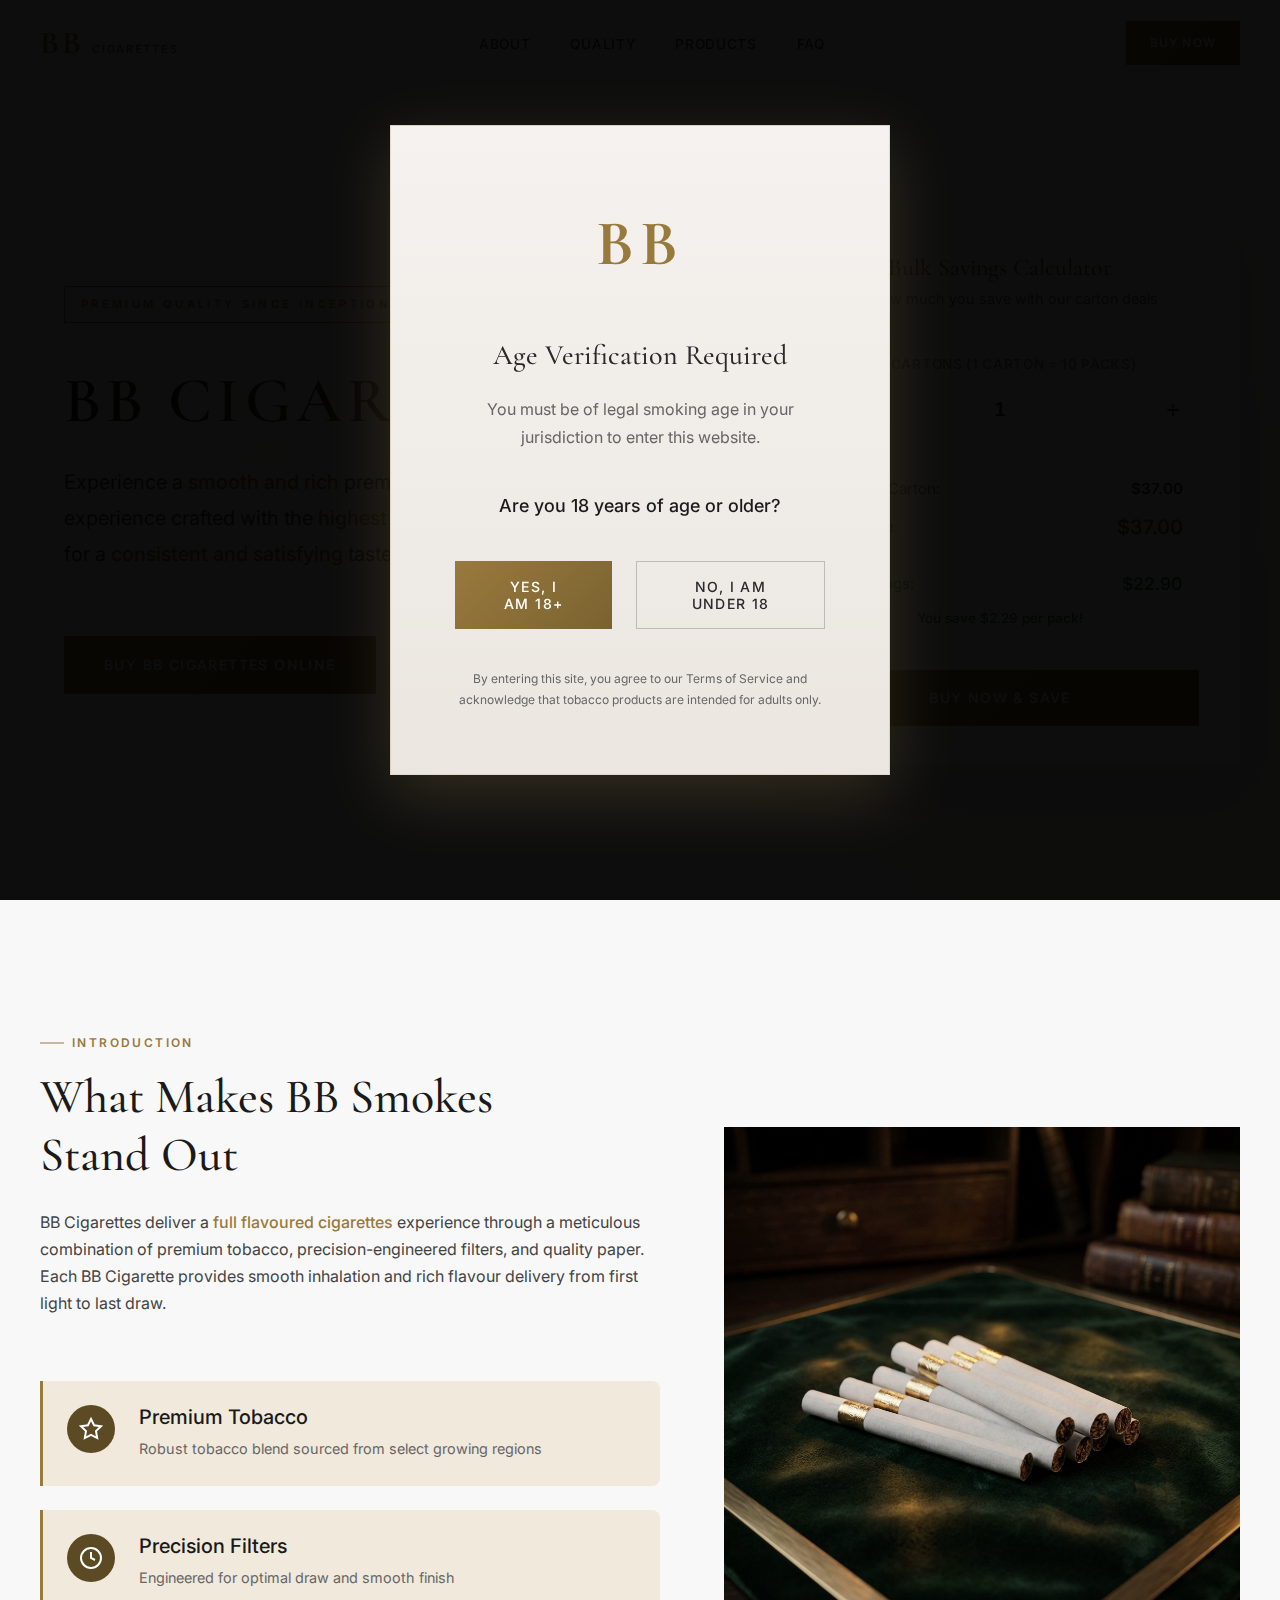
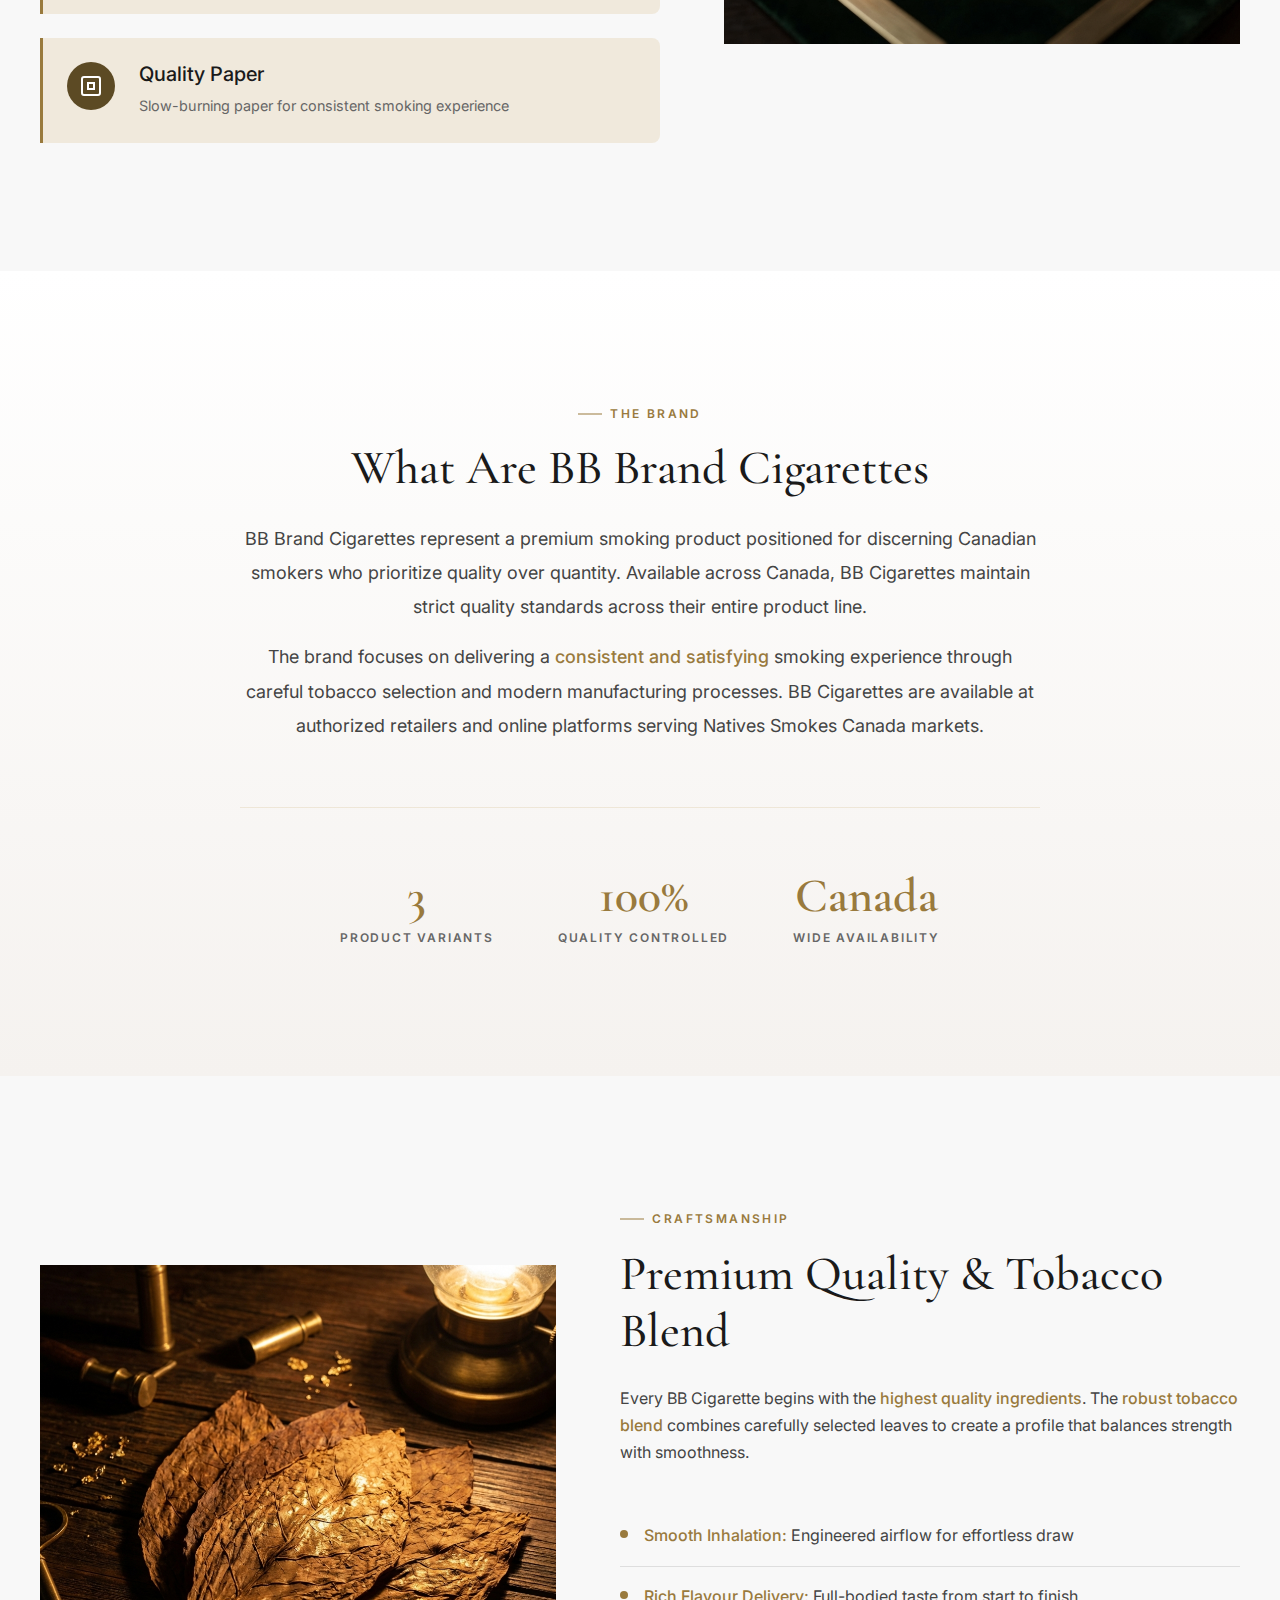
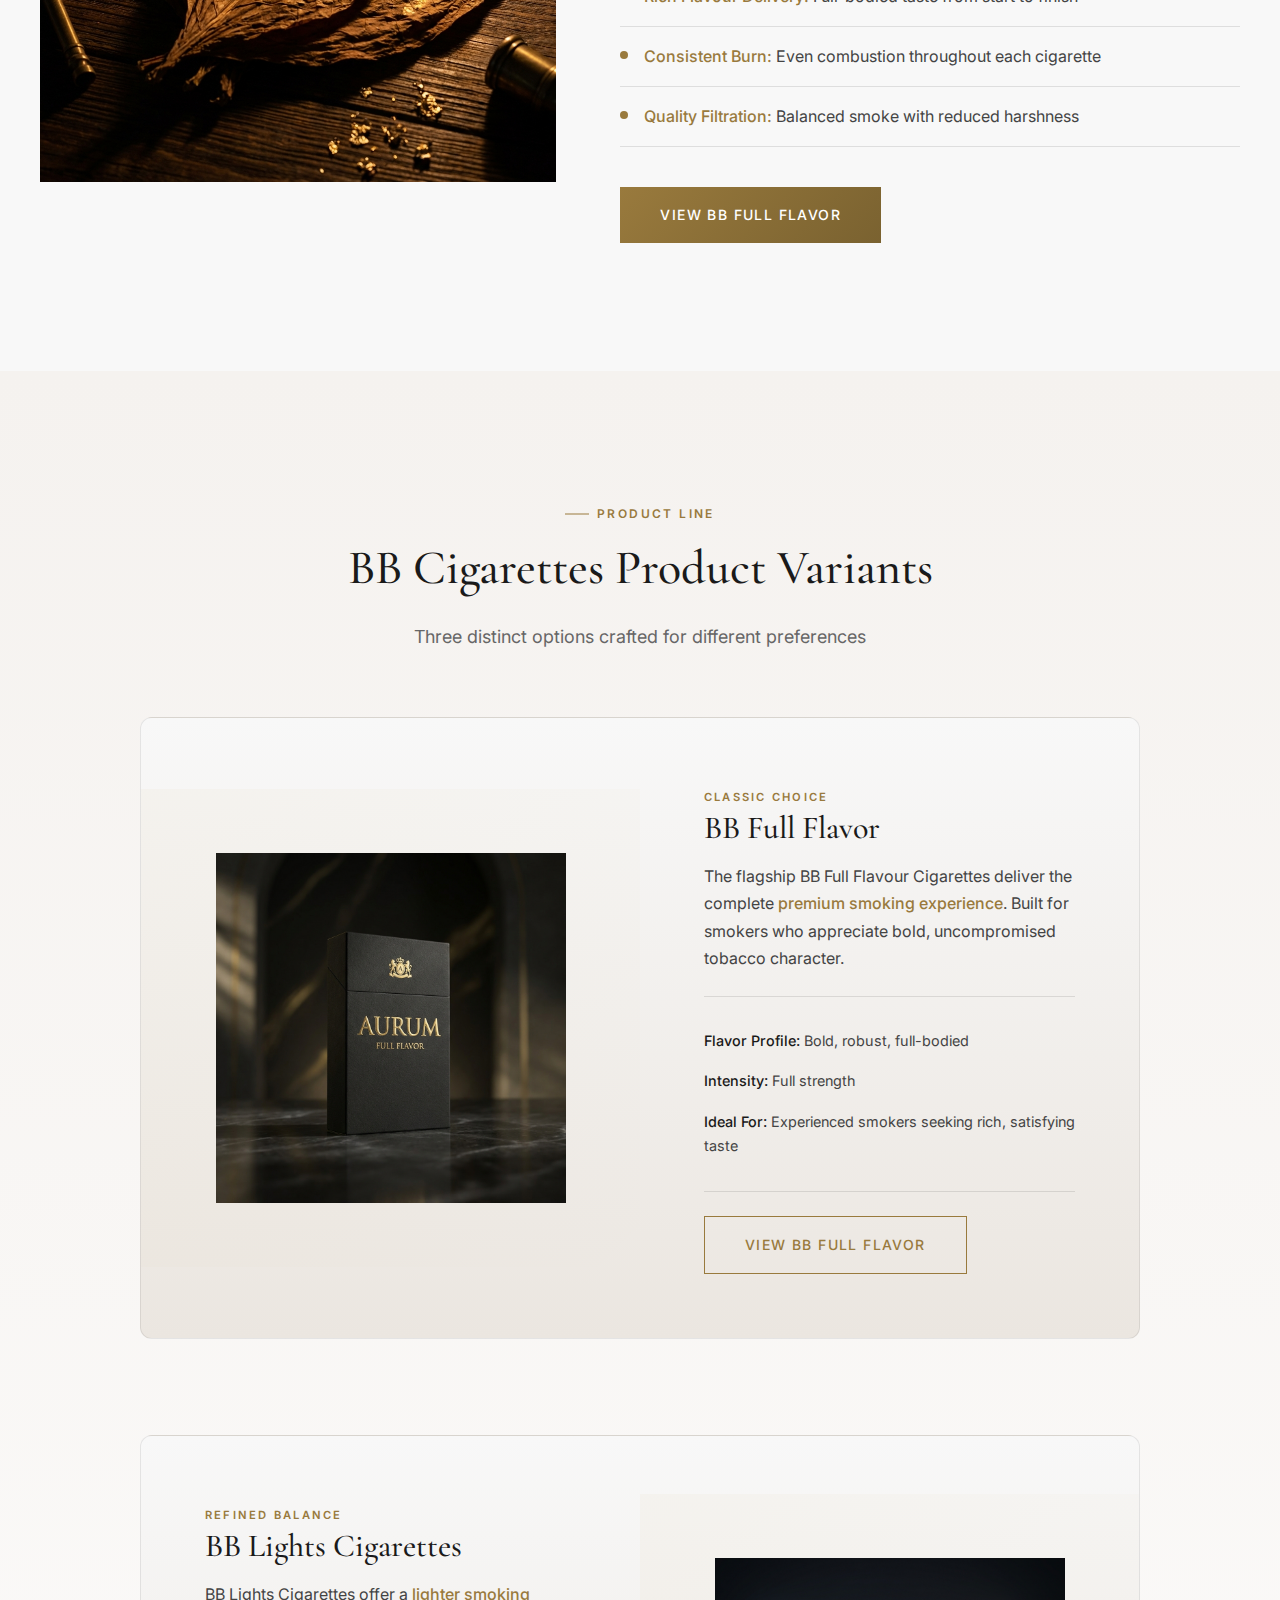
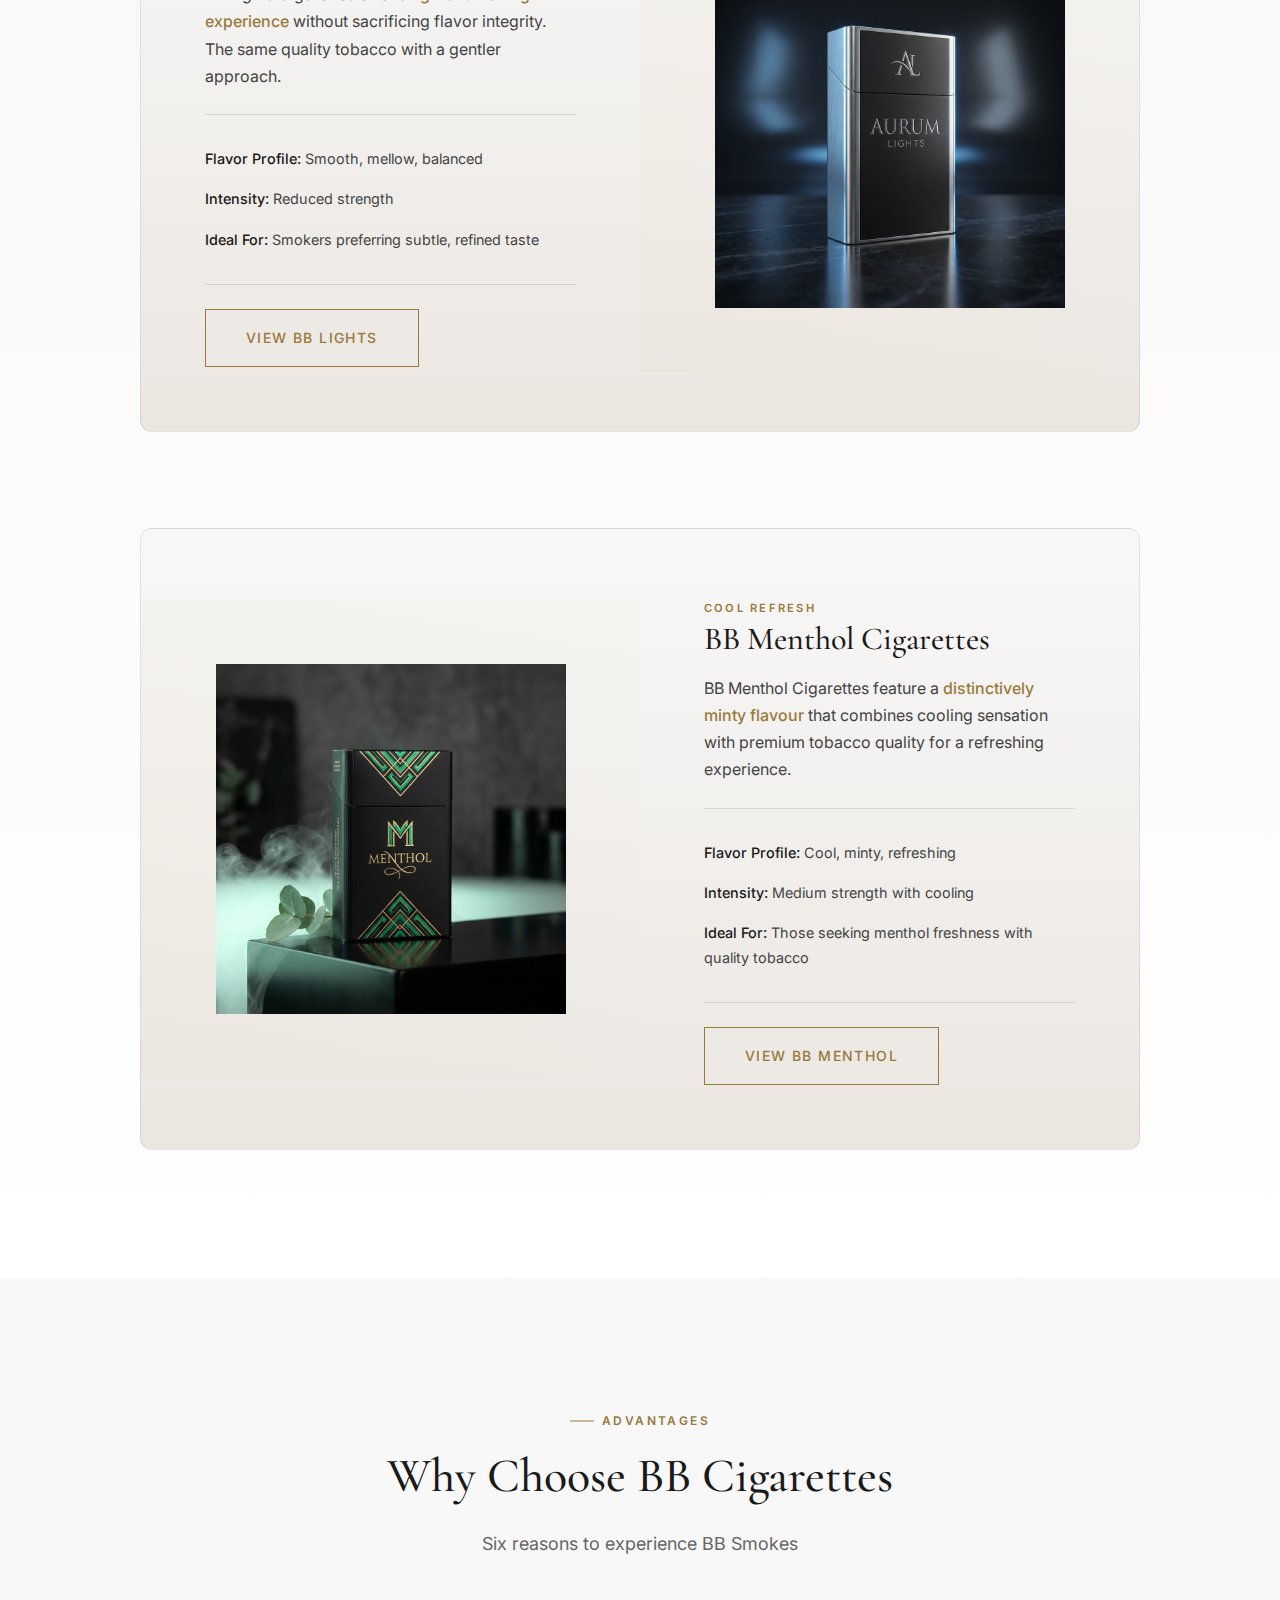
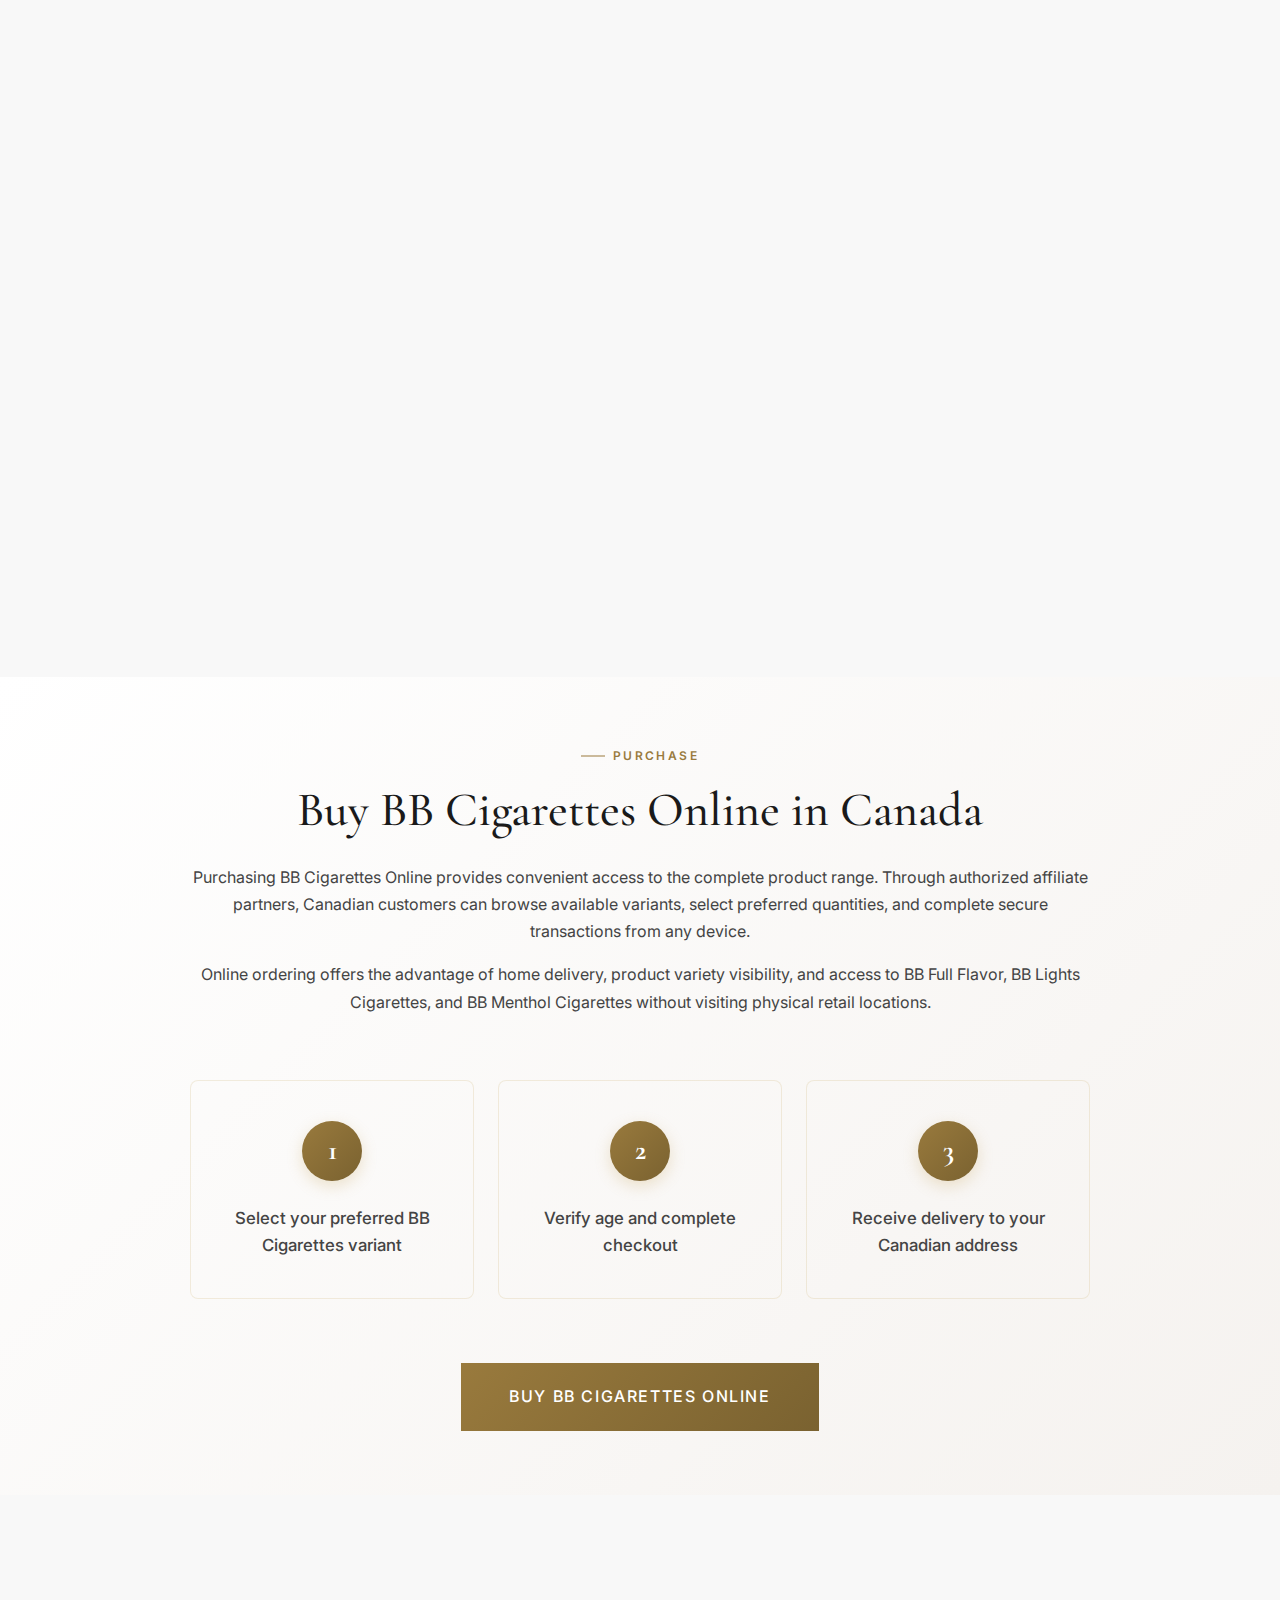
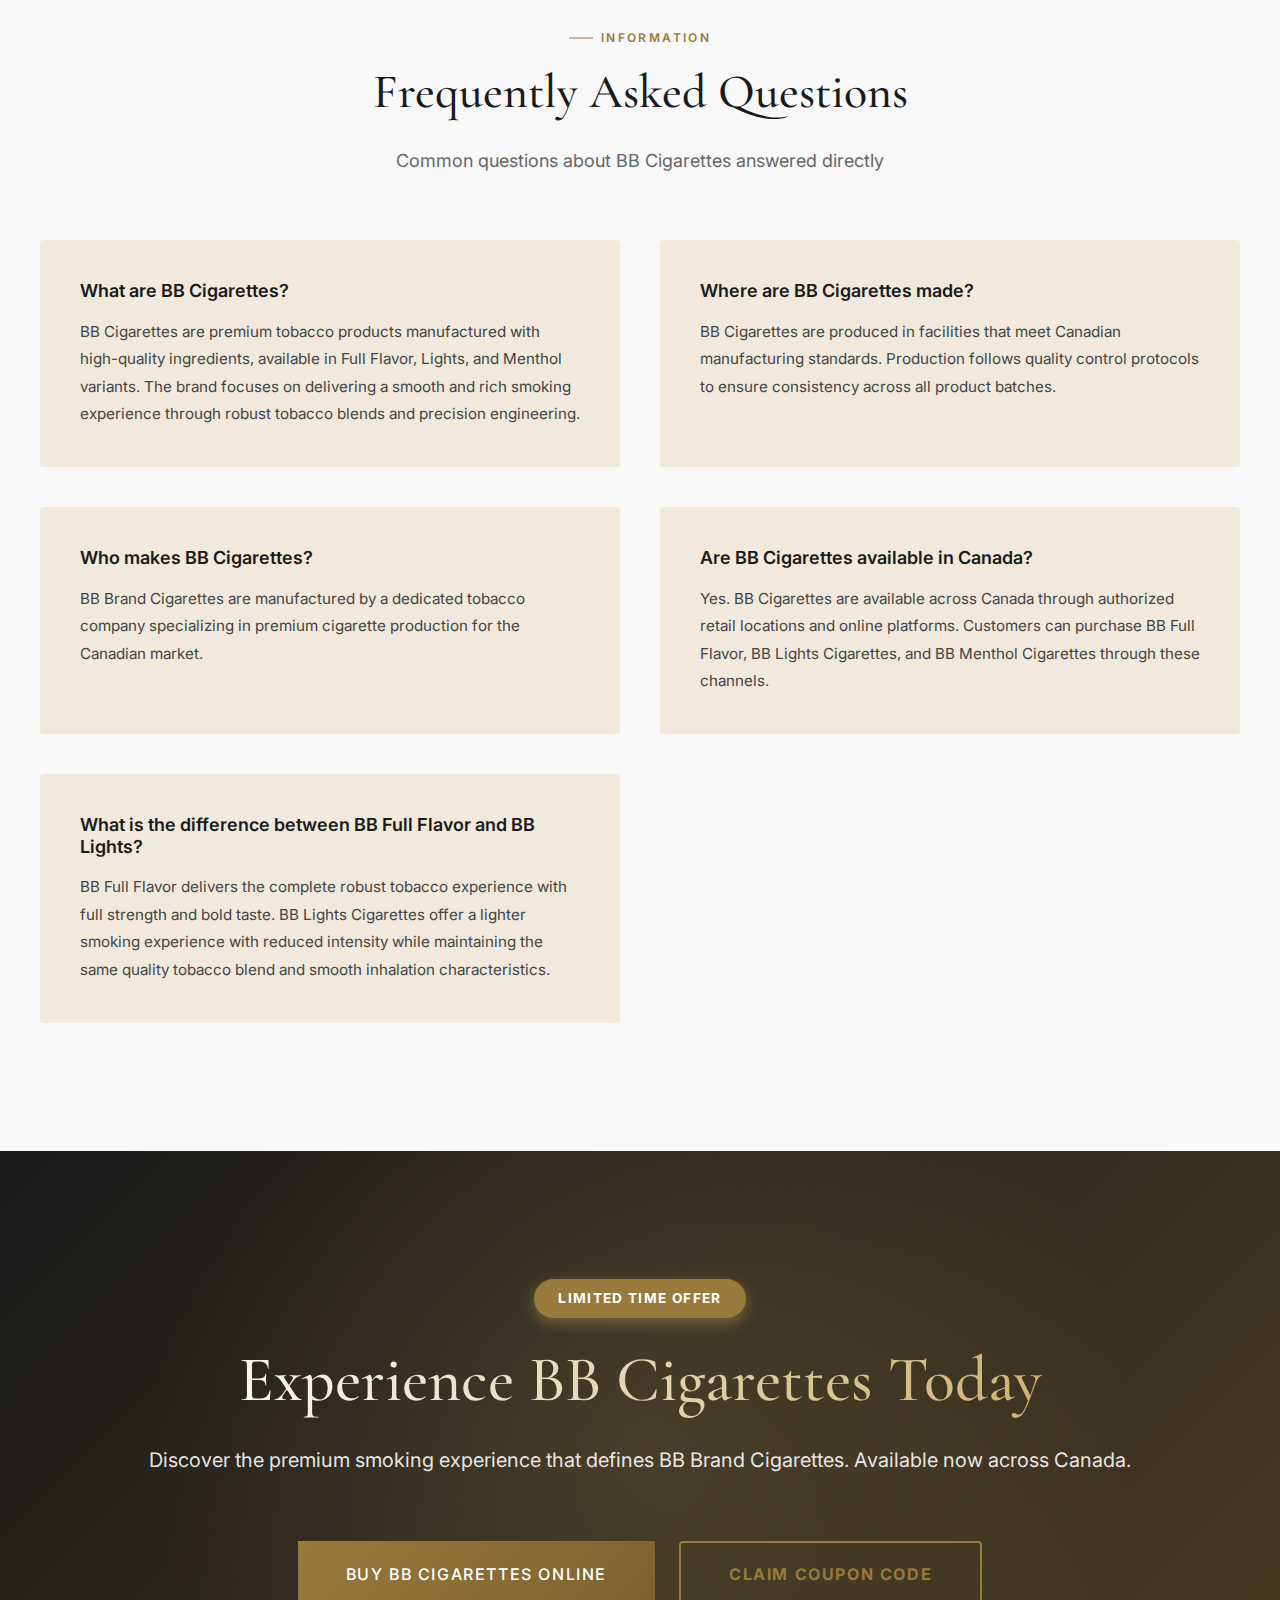
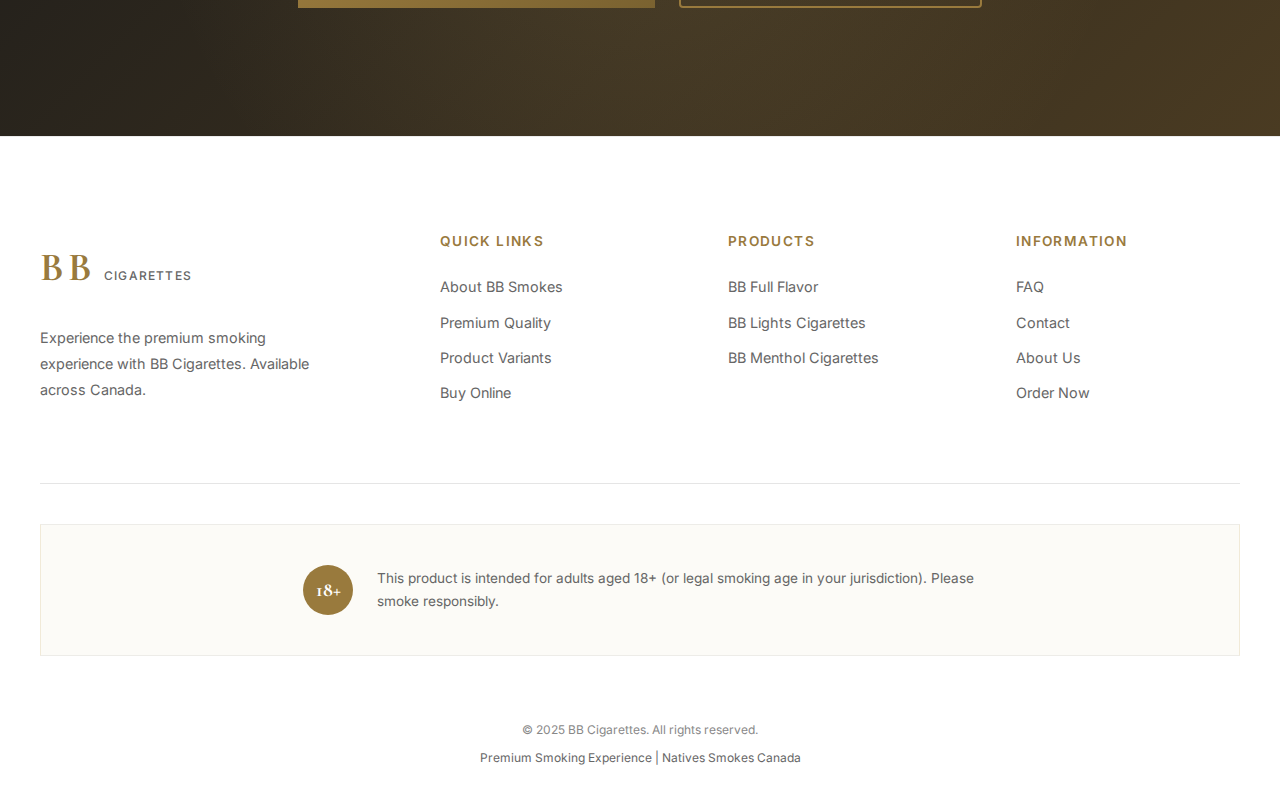
<file: index.html>
<!DOCTYPE html>
<html lang="en">

<head>
    <meta charset="UTF-8">
    <meta name="viewport" content="width=device-width, initial-scale=1.0">

    <!-- Primary Meta Tags -->
    <title>BB Cigarettes | Premium Smoking Experience | Buy Online in Canada</title>
    <meta name="title" content="BB Cigarettes | Premium Smoking Experience | Buy Online in Canada">
    <meta name="description"
        content="BB Cigarettes offer a smooth and rich premium smoking experience. Buy BB Full Flavor, BB Lights, and BB Menthol Cigarettes online in Canada. 3 variants available with highest quality ingredients.">
    <meta name="keywords"
        content="BB Cigarettes, BB Full Flavor, BB Lights Cigarettes, BB Menthol Cigarettes, BB Smokes, Natives Smokes Canada, BB Cigarettes Online, Buy BB Cigarettes, BB Brand Cigarettes, BB Full Flavour Cigarettes">
    <meta name="robots" content="index, follow">
    <meta name="language" content="English">
    <meta name="author" content="BB Cigarettes">

    <!-- Canonical URL -->
    <link rel="canonical" href="https://bbcigarettes.ca/">

    <!-- Open Graph / Facebook -->
    <meta property="og:type" content="website">
    <meta property="og:url" content="https://bbcigarettes.ca/">
    <meta property="og:title" content="BB Cigarettes | Premium Smoking Experience | Buy Online in Canada">
    <meta property="og:description"
        content="BB Cigarettes offer a smooth and rich premium smoking experience. Buy BB Full Flavor, BB Lights, and BB Menthol Cigarettes online in Canada.">
    <meta property="og:image" content="https://bbcigarettes.ca/images/hero-product.png">
    <meta property="og:site_name" content="BB Cigarettes">
    <meta property="og:locale" content="en_CA">

    <!-- Twitter -->
    <meta property="twitter:card" content="summary_large_image">
    <meta property="twitter:url" content="https://bbcigarettes.ca/">
    <meta property="twitter:title" content="BB Cigarettes | Premium Smoking Experience | Buy Online in Canada">
    <meta property="twitter:description"
        content="BB Cigarettes offer a smooth and rich premium smoking experience. Buy BB Full Flavor, BB Lights, and BB Menthol Cigarettes online in Canada.">
    <meta property="twitter:image" content="https://bbcigarettes.ca/images/hero-product.png">

    <!-- Fonts -->
    <link rel="preconnect" href="https://fonts.googleapis.com">
    <link rel="preconnect" href="https://fonts.gstatic.com" crossorigin>
    <link
        href="https://fonts.googleapis.com/css2?family=Cormorant+Garamond:wght@400;500;600;700&family=Inter:wght@300;400;500;600&display=swap"
        rel="stylesheet">
    <link rel="stylesheet" href="styles.css?v=4">

    <!-- Schema.org JSON-LD Structured Data -->
    <script type="application/ld+json">
    {
        "@context": "https://schema.org",
        "@type": "Organization",
        "name": "BB Cigarettes",
        "url": "https://bbcigarettes.ca",
        "logo": "https://bbcigarettes.ca/images/hero-product.png",
        "description": "BB Cigarettes is a premium tobacco brand offering BB Full Flavor, BB Lights, and BB Menthol Cigarettes in Canada.",
        "areaServed": "Canada",
        "sameAs": []
    }
    </script>

    <script type="application/ld+json">
    {
        "@context": "https://schema.org",
        "@type": "Product",
        "name": "BB Cigarettes",
        "image": "https://bbcigarettes.ca/images/hero-product.png",
        "description": "BB Cigarettes deliver a smooth and rich premium smoking experience with highest quality ingredients. Available in 3 variants: Full Flavor, Lights, and Menthol.",
        "brand": {
            "@type": "Brand",
            "name": "BB Cigarettes"
        },
        "offers": {
            "@type": "AggregateOffer",
            "priceCurrency": "CAD",
            "lowPrice": "6.99",
            "highPrice": "40.99",
            "availability": "https://schema.org/InStock",
            "offerCount": "3"
        },
        "aggregateRating": {
            "@type": "AggregateRating",
            "ratingValue": "4.78",
            "reviewCount": "150"
        }
    }
    </script>

    <script type="application/ld+json">
    {
        "@context": "https://schema.org",
        "@type": "FAQPage",
        "mainEntity": [
            {
                "@type": "Question",
                "name": "What are BB Cigarettes?",
                "acceptedAnswer": {
                    "@type": "Answer",
                    "text": "BB Cigarettes are premium tobacco products manufactured with highest quality ingredients, available in 3 variants: Full Flavor, Lights, and Menthol. BB Cigarettes deliver a smooth and rich smoking experience through robust tobacco blends and precision engineering."
                }
            },
            {
                "@type": "Question",
                "name": "Where are BB Cigarettes made?",
                "acceptedAnswer": {
                    "@type": "Answer",
                    "text": "BB Cigarettes are produced in facilities that meet Canadian manufacturing standards. Production follows quality control protocols to ensure consistency across all product batches."
                }
            },
            {
                "@type": "Question",
                "name": "Who makes BB Cigarettes?",
                "acceptedAnswer": {
                    "@type": "Answer",
                    "text": "BB Brand Cigarettes are manufactured by a dedicated tobacco company specializing in premium cigarette production for the Canadian market."
                }
            },
            {
                "@type": "Question",
                "name": "Are BB Cigarettes available in Canada?",
                "acceptedAnswer": {
                    "@type": "Answer",
                    "text": "Yes, BB Cigarettes are available across Canada through authorized retail locations and online platforms. Customers can purchase BB Full Flavor, BB Lights Cigarettes, and BB Menthol Cigarettes through these channels."
                }
            },
            {
                "@type": "Question",
                "name": "What is the difference between BB Full Flavor and BB Lights?",
                "acceptedAnswer": {
                    "@type": "Answer",
                    "text": "BB Full Flavor delivers the complete robust tobacco experience with full strength and bold taste. BB Lights Cigarettes offer a lighter smoking experience with reduced intensity while maintaining the same quality tobacco blend and smooth inhalation characteristics."
                }
            }
        ]
    }
    </script>

    <script type="application/ld+json">
    {
        "@context": "https://schema.org",
        "@type": "BreadcrumbList",
        "itemListElement": [
            {
                "@type": "ListItem",
                "position": 1,
                "name": "Home",
                "item": "https://bbcigarettes.ca/"
            }
        ]
    }
    </script>
</head>

<body>

    <!-- AGE VERIFICATION POPUP -->
    <div class="age-verification-overlay" id="ageVerification">
        <div class="age-verification-modal">
            <div class="age-modal-content">
                <div class="age-logo">BB</div>
                <h2>Age Verification Required</h2>
                <p>You must be of legal smoking age in your jurisdiction to enter this website.</p>
                <p class="age-question">Are you 18 years of age or older?</p>
                <div class="age-buttons">
                    <button class="btn btn-primary" id="ageYes">Yes, I am 18+</button>
                    <button class="btn btn-secondary" id="ageNo">No, I am under 18</button>
                </div>
                <p class="age-disclaimer">By entering this site, you agree to our Terms of Service and acknowledge that
                    tobacco products are intended for adults only.</p>
            </div>
        </div>
    </div>

    <!-- HEADER NAVIGATION -->
    <header class="header" id="header">
        <div class="header-container">
            <a href="index.html" class="header-logo">
                <span class="logo-text">BB</span>
                <span class="logo-tagline">Cigarettes</span>
            </a>
            <nav class="header-nav">
                <ul class="nav-list">
                    <li><a href="#about" class="nav-link">About</a></li>
                    <li><a href="#quality" class="nav-link">Quality</a></li>
                    <li><a href="https://1smokes.ca/bb-cigarettes/" class="nav-link">Products</a></li>
                    <li><a href="#faq" class="nav-link">FAQ</a></li>
                </ul>
            </nav>
            <a href="https://1smokes.ca/bb-cigarettes/" class="btn btn-primary header-cta">Buy Now</a>
            <button class="mobile-menu-toggle" id="mobileMenuToggle" aria-label="Toggle menu">
                <span></span>
                <span></span>
                <span></span>
            </button>
        </div>
    </header>

    <!-- MOBILE NAVIGATION -->
    <div class="mobile-nav" id="mobileNav">
        <ul class="mobile-nav-list">
            <li><a href="#about" class="mobile-nav-link">About</a></li>
            <li><a href="#quality" class="mobile-nav-link">Quality</a></li>
            <li><a href="#products" class="mobile-nav-link">Products</a></li>
            <li><a href="#faq" class="mobile-nav-link">FAQ</a></li>
            <li><a href="https://1smokes.ca/bb-cigarettes/" class="btn btn-primary mobile-cta">Buy BB Cigarettes
                    Online</a>
            </li>
        </ul>
    </div>

    <!-- HERO SECTION -->
    <section class="hero">
        <div class="hero-overlay"></div>
        <div class="hero-container">
            <div class="hero-content">
                <span class="hero-badge">Premium Quality Since Inception</span>
                <h1 class="hero-title">BB Cigarettes</h1>
                <p class="hero-subtitle">Experience a <strong>smooth and rich</strong> premium smoking experience
                    crafted
                    with the <strong>highest quality ingredients</strong> for a <strong>consistent and
                        satisfying</strong>
                    taste.</p>
                <div class="hero-ctas">
                    <a href="https://1smokes.ca/bb-cigarettes/" class="btn btn-primary">Buy BB Cigarettes Online</a>
                    <a href="https://1smokes.ca/bb-cigarettes/" class="btn btn-secondary">View Products</a>
                </div>
            </div>
            <div class="hero-calculator">
                <div class="calc-header">
                    <h3>Bulk Savings Calculator</h3>
                    <p>See how much you save with our carton deals</p>
                </div>

                <div class="calc-input-group">
                    <label for="cartonQty">Number of Cartons (1 carton = 10 packs)</label>
                    <div class="qty-control">
                        <button class="qty-btn minus" id="qtyMinus">-</button>
                        <input type="number" id="cartonQty" value="1" min="1" max="100">
                        <button class="qty-btn plus" id="qtyPlus">+</button>
                    </div>
                </div>

                <div class="calc-breakdown">
                    <div class="calc-row">
                        <span>Price Per Carton:</span>
                        <span class="calc-value" id="pricePerCarton">$37.00</span>
                    </div>
                    <div class="calc-row">
                        <span>Total Price:</span>
                        <span class="calc-value highlight" id="totalPrice">$37.00</span>
                    </div>
                    <div class="calc-row savings-row">
                        <span>Your Savings:</span>
                        <span class="calc-value savings" id="totalSavings">$22.90</span>
                    </div>
                    <p class="savings-note" id="savingsNote">You save $2.29 per pack!</p>
                </div>

                <a href="https://1smokes.ca/bb-cigarettes/" class="btn btn-primary btn-block">Buy Now & Save</a>
            </div>
        </div>
    </section>

    <!-- INTRODUCTION SECTION -->
    <section class="introduction" id="about">
        <div class="container">
            <div class="intro-grid">
                <div class="intro-content">
                    <span class="section-label">Introduction</span>
                    <h2>What Makes BB Smokes Stand Out</h2>
                    <p>BB Cigarettes deliver a <strong>full flavoured cigarettes</strong> experience through a
                        meticulous combination of premium tobacco, precision-engineered filters, and quality paper. Each
                        BB Cigarette provides smooth inhalation and rich flavour delivery from first light to last draw.
                    </p>

                    <div class="intro-features">
                        <div class="feature-item">
                            <div class="feature-icon">
                                <svg width="24" height="24" viewBox="0 0 24 24" fill="none" stroke="currentColor"
                                    stroke-width="2">
                                    <path
                                        d="M12 2L15.09 8.26L22 9.27L17 14.14L18.18 21.02L12 17.77L5.82 21.02L7 14.14L2 9.27L8.91 8.26L12 2Z" />
                                </svg>
                            </div>
                            <div class="feature-text">
                                <h4>Premium Tobacco</h4>
                                <p>Robust tobacco blend sourced from select growing regions</p>
                            </div>
                        </div>
                        <div class="feature-item">
                            <div class="feature-icon">
                                <svg width="24" height="24" viewBox="0 0 24 24" fill="none" stroke="currentColor"
                                    stroke-width="2">
                                    <circle cx="12" cy="12" r="10" />
                                    <path d="M12 6v6l4 2" />
                                </svg>
                            </div>
                            <div class="feature-text">
                                <h4>Precision Filters</h4>
                                <p>Engineered for optimal draw and smooth finish</p>
                            </div>
                        </div>
                        <div class="feature-item">
                            <div class="feature-icon">
                                <svg width="24" height="24" viewBox="0 0 24 24" fill="none" stroke="currentColor"
                                    stroke-width="2">
                                    <rect x="3" y="3" width="18" height="18" rx="2" />
                                    <path d="M9 9h6v6H9z" />
                                </svg>
                            </div>
                            <div class="feature-text">
                                <h4>Quality Paper</h4>
                                <p>Slow-burning paper for consistent smoking experience</p>
                            </div>
                        </div>
                    </div>
                </div>
                <div class="intro-image">
                    <img src="images/intro-detail.png" alt="BB Smokes Premium Tobacco Detail">
                </div>
            </div>
        </div>
    </section>

    <!-- WHAT ARE BB BRAND CIGARETTES -->
    <section class="brand-section">
        <div class="container">
            <div class="brand-content">
                <span class="section-label">The Brand</span>
                <h2>What Are BB Brand Cigarettes</h2>
                <p>BB Brand Cigarettes represent a premium smoking product positioned for discerning Canadian smokers
                    who prioritize quality over quantity. Available across Canada, BB Cigarettes maintain strict quality
                    standards across their entire product line.</p>
                <p>The brand focuses on delivering a <strong>consistent and satisfying</strong> smoking experience
                    through careful tobacco selection and modern manufacturing processes. BB Cigarettes are available at
                    authorized retailers and online platforms serving Natives Smokes Canada markets.</p>
                <div class="brand-stats">
                    <div class="stat-item">
                        <span class="stat-number">3</span>
                        <span class="stat-label">Product Variants</span>
                    </div>
                    <div class="stat-item">
                        <span class="stat-number">100%</span>
                        <span class="stat-label">Quality Controlled</span>
                    </div>
                    <div class="stat-item">
                        <span class="stat-number">Canada</span>
                        <span class="stat-label">Wide Availability</span>
                    </div>
                </div>
            </div>
        </div>
    </section>

    <!-- PREMIUM QUALITY & TOBACCO BLEND -->
    <section class="quality-section" id="quality">
        <div class="container">
            <div class="quality-grid">
                <div class="quality-image">
                    <img src="images/tobacco-blend.png" alt="BB Cigarettes Robust Tobacco Blend">
                </div>
                <div class="quality-content">
                    <span class="section-label">Craftsmanship</span>
                    <h2>Premium Quality & Tobacco Blend</h2>
                    <p>Every BB Cigarette begins with the <strong>highest quality ingredients</strong>. The
                        <strong>robust tobacco blend</strong> combines carefully selected leaves to create a profile
                        that balances strength with smoothness.
                    </p>

                    <ul class="quality-list">
                        <li>
                            <span class="list-icon"></span>
                            <span><strong>Smooth Inhalation:</strong> Engineered airflow for effortless draw</span>
                        </li>
                        <li>
                            <span class="list-icon"></span>
                            <span><strong>Rich Flavour Delivery:</strong> Full-bodied taste from start to finish</span>
                        </li>
                        <li>
                            <span class="list-icon"></span>
                            <span><strong>Consistent Burn:</strong> Even combustion throughout each cigarette</span>
                        </li>
                        <li>
                            <span class="list-icon"></span>
                            <span><strong>Quality Filtration:</strong> Balanced smoke with reduced harshness</span>
                        </li>
                    </ul>

                    <a href="https://1smokes.ca/bb-cigarettes-online/" class="btn btn-primary">View BB Full Flavor</a>
                </div>
            </div>
        </div>
    </section>

    <!-- PRODUCT VARIANTS -->
    <section class="variants-section" id="products">
        <div class="container">
            <div class="section-header">
                <span class="section-label">Product Line</span>
                <h2>BB Cigarettes Product Variants</h2>
                <p>Three distinct options crafted for different preferences</p>
            </div>

            <div class="variants-grid">
                <!-- BB Full Flavor -->
                <div class="variant-card">
                    <div class="variant-image">
                        <img src="images/full-flavor-pack.png" alt="BB Full Flavor Cigarettes Pack">
                    </div>
                    <div class="variant-content">
                        <span class="variant-label">Classic Choice</span>
                        <h3><a href="https://1smokes.ca/bb-cigarettes-online/">BB Full Flavor</a></h3>
                        <p>The flagship BB Full Flavour Cigarettes deliver the complete <strong>premium smoking
                                experience</strong>. Built for smokers who appreciate bold, uncompromised tobacco
                            character.</p>
                        <ul class="variant-specs">
                            <li><strong>Flavor Profile:</strong> Bold, robust, full-bodied</li>
                            <li><strong>Intensity:</strong> Full strength</li>
                            <li><strong>Ideal For:</strong> Experienced smokers seeking rich, satisfying taste</li>
                        </ul>
                        <a href="https://1smokes.ca/bb-cigarettes-online/" class="btn btn-outline">View BB Full
                            Flavor</a>
                    </div>
                </div>

                <!-- BB Lights -->
                <div class="variant-card">
                    <div class="variant-image">
                        <img src="images/lights-pack.png" alt="BB Lights Cigarettes Pack">
                    </div>
                    <div class="variant-content">
                        <span class="variant-label">Refined Balance</span>
                        <h3><a href="https://1smokes.ca/bb-lights-cigarettes/">BB Lights Cigarettes</a></h3>
                        <p>BB Lights Cigarettes offer a <strong>lighter smoking experience</strong> without sacrificing
                            flavor integrity. The same quality tobacco with a gentler approach.</p>
                        <ul class="variant-specs">
                            <li><strong>Flavor Profile:</strong> Smooth, mellow, balanced</li>
                            <li><strong>Intensity:</strong> Reduced strength</li>
                            <li><strong>Ideal For:</strong> Smokers preferring subtle, refined taste</li>
                        </ul>
                        <a href="https://1smokes.ca/bb-lights-cigarettes/" class="btn btn-outline">View BB Lights</a>
                    </div>
                </div>

                <!-- BB Menthol -->
                <div class="variant-card">
                    <div class="variant-image">
                        <img src="images/menthol-pack.png" alt="BB Menthol Cigarettes Pack">
                    </div>
                    <div class="variant-content">
                        <span class="variant-label">Cool Refresh</span>
                        <h3><a href="https://1smokes.ca/bb-canadian-blend-cigarettes-menthol/">BB Menthol Cigarettes</a>
                        </h3>
                        <p>BB Menthol Cigarettes feature a <strong>distinctively minty flavour</strong> that combines
                            cooling sensation with premium tobacco quality for a refreshing experience.</p>
                        <ul class="variant-specs">
                            <li><strong>Flavor Profile:</strong> Cool, minty, refreshing</li>
                            <li><strong>Intensity:</strong> Medium strength with cooling</li>
                            <li><strong>Ideal For:</strong> Those seeking menthol freshness with quality tobacco</li>
                        </ul>
                        <a href="https://1smokes.ca/bb-canadian-blend-cigarettes-menthol/" class="btn btn-outline">View
                            BB Menthol</a>
                    </div>
                </div>
            </div>
        </div>
    </section>

    <!-- WHY CHOOSE BB CIGARETTES -->
    <section class="benefits-section">
        <div class="container">
            <div class="section-header">
                <span class="section-label">Advantages</span>
                <h2>Why Choose BB Cigarettes</h2>
                <p>Six reasons to experience BB Smokes</p>
            </div>

            <div class="benefits-grid">
                <div class="benefit-item">
                    <span class="benefit-number">01</span>
                    <h4>Premium Tobacco Selection</h4>
                    <p>100% of tobacco leaves undergo quality inspection before processing</p>
                </div>
                <div class="benefit-item">
                    <span class="benefit-number">02</span>
                    <h4>Consistent Pack Quality</h4>
                    <p>Each pack contains 20 cigarettes manufactured to identical specifications</p>
                </div>
                <div class="benefit-item">
                    <span class="benefit-number">03</span>
                    <h4>Three Distinct Variants</h4>
                    <p>Full Flavor, Lights, and Menthol options to match individual preferences</p>
                </div>
                <div class="benefit-item">
                    <span class="benefit-number">04</span>
                    <h4>Canadian Availability</h4>
                    <p>Available at authorized retailers and online platforms across Canada</p>
                </div>
                <div class="benefit-item">
                    <span class="benefit-number">05</span>
                    <h4>Quality Controlled Production</h4>
                    <p>Manufacturing processes monitored at every stage for consistency</p>
                </div>
                <div class="benefit-item">
                    <span class="benefit-number">06</span>
                    <h4>Secure Packaging</h4>
                    <p>Freshness-sealed packaging maintains product integrity until opening</p>
                </div>
            </div>
        </div>
    </section>

    <!-- BUY BB CIGARETTES ONLINE IN CANADA -->
    <section class="purchase-section" id="buy">
        <div class="container">
            <div class="purchase-grid">
                <div class="purchase-content">
                    <span class="section-label">Purchase</span>
                    <h2>Buy BB Cigarettes Online in Canada</h2>
                    <p>Purchasing BB Cigarettes Online provides convenient access to the complete product range. Through
                        authorized affiliate partners, Canadian customers can browse available variants, select
                        preferred quantities, and complete secure transactions from any device.</p>
                    <p>Online ordering offers the advantage of home delivery, product variety visibility, and access to
                        BB Full Flavor, BB Lights Cigarettes, and BB Menthol Cigarettes without visiting physical retail
                        locations.</p>

                    <div class="purchase-steps">
                        <div class="step">
                            <span class="step-number">1</span>
                            <span class="step-text">Select your preferred BB Cigarettes variant</span>
                        </div>
                        <div class="step">
                            <span class="step-number">2</span>
                            <span class="step-text">Verify age and complete checkout</span>
                        </div>
                        <div class="step">
                            <span class="step-number">3</span>
                            <span class="step-text">Receive delivery to your Canadian address</span>
                        </div>
                    </div>

                    <a href="https://1smokes.ca/bb-cigarettes/" class="btn btn-primary btn-large">Buy BB Cigarettes
                        Online</a>
                </div>

            </div>
        </div>
    </section>

    <!-- FAQ SECTION -->
    <section class="faq-section" id="faq">
        <div class="container">
            <div class="section-header">
                <span class="section-label">Information</span>
                <h2>Frequently Asked Questions</h2>
                <p>Common questions about BB Cigarettes answered directly</p>
            </div>

            <div class="faq-grid">
                <div class="faq-item">
                    <h4>What are BB Cigarettes?</h4>
                    <p>BB Cigarettes are premium tobacco products manufactured with high-quality ingredients, available
                        in Full Flavor, Lights, and Menthol variants. The brand focuses on delivering a smooth and rich
                        smoking experience through robust tobacco blends and precision engineering.</p>
                </div>

                <div class="faq-item">
                    <h4>Where are BB Cigarettes made?</h4>
                    <p>BB Cigarettes are produced in facilities that meet Canadian manufacturing standards. Production
                        follows quality control protocols to ensure consistency across all product batches.</p>
                </div>

                <div class="faq-item">
                    <h4>Who makes BB Cigarettes?</h4>
                    <p>BB Brand Cigarettes are manufactured by a dedicated tobacco company specializing in premium
                        cigarette production for the Canadian market.</p>
                </div>

                <div class="faq-item">
                    <h4>Are BB Cigarettes available in Canada?</h4>
                    <p>Yes. BB Cigarettes are available across Canada through authorized retail locations and online
                        platforms. Customers can purchase BB Full Flavor, BB Lights Cigarettes, and BB Menthol
                        Cigarettes through these channels.</p>
                </div>

                <div class="faq-item">
                    <h4>What is the difference between BB Full Flavor and BB Lights?</h4>
                    <p>BB Full Flavor delivers the complete robust tobacco experience with full strength and bold taste.
                        BB Lights Cigarettes offer a lighter smoking experience with reduced intensity while maintaining
                        the same quality tobacco blend and smooth inhalation characteristics.</p>
                </div>
            </div>
        </div>
    </section>

    <!-- FINAL CTA SECTION -->
    <section class="final-cta">
        <div class="container">
            <div class="cta-content">
                <span class="offer-badge">Limited Time Offer</span>
                <h2>Experience BB Cigarettes Today</h2>
                <p>Discover the premium smoking experience that defines BB Brand Cigarettes. Available now across
                    Canada.</p>
                <div class="cta-buttons">
                    <a href="https://1smokes.ca/bb-cigarettes/" class="btn btn-primary btn-large">Buy BB Cigarettes
                        Online</a>
                    <button class="btn btn-coupon">Claim Coupon Code</button>
                </div>
            </div>
        </div>
    </section>

    <!-- FOOTER -->
    <footer class="footer">
        <div class="container">
            <div class="footer-grid">
                <div class="footer-brand">
                    <a href="index.html" class="footer-logo">
                        <span class="logo-text">BB</span>
                        <span class="logo-tagline">Cigarettes</span>
                    </a>
                    <p class="footer-description">Experience the premium smoking experience with BB Cigarettes.
                        Available across Canada.</p>
                </div>
                <div class="footer-links">
                    <h4>Quick Links</h4>
                    <ul>
                        <li><a href="#about">About BB Smokes</a></li>
                        <li><a href="#quality">Premium Quality</a></li>
                        <li><a href="#products">Product Variants</a></li>
                        <li><a href="https://1smokes.ca/bb-cigarettes/">Buy Online</a></li>
                    </ul>
                </div>
                <div class="footer-links">
                    <h4>Products</h4>
                    <ul>
                        <li><a href="https://1smokes.ca/bb-cigarettes-online/">BB Full Flavor</a></li>
                        <li><a href="https://1smokes.ca/bb-lights-cigarettes/">BB Lights Cigarettes</a></li>
                        <li><a href="https://1smokes.ca/bb-canadian-blend-cigarettes-menthol/">BB Menthol Cigarettes</a>
                        </li>
                    </ul>
                </div>
                <div class="footer-links">
                    <h4>Information</h4>
                    <ul>
                        <li><a href="#faq">FAQ</a></li>
                        <li><a href="https://1smokes.ca/bb-cigarettes/">Contact</a></li>
                        <li><a href="#about">About Us</a></li>
                        <li><a href="https://1smokes.ca/bb-cigarettes/">Order Now</a></li>
                    </ul>
                </div>
            </div>
            <div class="footer-age-notice">
                <div class="age-badge">18+</div>
                <p>This product is intended for adults aged 18+ (or legal smoking age in your jurisdiction). Please
                    smoke responsibly.</p>
            </div>
            <div class="footer-bottom">
                <p>&copy; 2025 BB Cigarettes. All rights reserved.</p>
                <p class="footer-tagline">Premium Smoking Experience | Natives Smokes Canada</p>
            </div>
        </div>
    </footer>

    <!-- JAVASCRIPT -->
    <script>
        // Age Verification
        const ageOverlay = document.getElementById('ageVerification');
        const ageYesBtn = document.getElementById('ageYes');
        const ageNoBtn = document.getElementById('ageNo');

        // Check if user has already verified age
        if (localStorage.getItem('ageVerified') === 'true') {
            ageOverlay.style.display = 'none';
            document.body.classList.remove('no-scroll');
        } else {
            document.body.classList.add('no-scroll');
        }

        ageYesBtn.addEventListener('click', function () {
            localStorage.setItem('ageVerified', 'true');
            ageOverlay.classList.add('fade-out');
            setTimeout(() => {
                ageOverlay.style.display = 'none';
                document.body.classList.remove('no-scroll');
            }, 300);
        });

        ageNoBtn.addEventListener('click', function () {
            window.location.href = 'https://www.google.com';
        });

        // Sticky Header
        const header = document.getElementById('header');
        let lastScroll = 0;

        window.addEventListener('scroll', function () {
            const currentScroll = window.pageYOffset;

            if (currentScroll > 100) {
                header.classList.add('header-scrolled');
            } else {
                header.classList.remove('header-scrolled');
            }

            lastScroll = currentScroll;
        });

        // Mobile Menu Toggle
        const mobileMenuToggle = document.getElementById('mobileMenuToggle');
        const mobileNav = document.getElementById('mobileNav');

        mobileMenuToggle.addEventListener('click', function () {
            mobileMenuToggle.classList.toggle('active');
            mobileNav.classList.toggle('active');
            document.body.classList.toggle('no-scroll');
        });

        // Close mobile menu when clicking a link
        const mobileNavLinks = document.querySelectorAll('.mobile-nav-link, .mobile-cta');
        mobileNavLinks.forEach(link => {
            link.addEventListener('click', function () {
                mobileMenuToggle.classList.remove('active');
                mobileNav.classList.remove('active');
                document.body.classList.remove('no-scroll');
            });
        });

        // Smooth scroll for anchor links
        document.querySelectorAll('a[href^="#"]').forEach(anchor => {
            anchor.addEventListener('click', function (e) {
                const href = this.getAttribute('href');
                if (href !== '#' && href !== '#affiliate-link') {
                    e.preventDefault();
                    const target = document.querySelector(href);
                    if (target) {
                        const headerHeight = header.offsetHeight;
                        const targetPosition = target.offsetTop - headerHeight - 20;
                        window.scrollTo({
                            top: targetPosition,
                            behavior: 'smooth'
                        });
                    }
                }
            });
        });

        // Calculator Logic
        document.addEventListener('DOMContentLoaded', function () {
            const cartonQtyInput = document.getElementById('cartonQty');
            const qtyMinusBtn = document.getElementById('qtyMinus');
            const qtyPlusBtn = document.getElementById('qtyPlus');
            const pricePerCartonEl = document.getElementById('pricePerCarton');
            const totalPriceEl = document.getElementById('totalPrice');
            const totalSavingsEl = document.getElementById('totalSavings');
            const savingsNoteEl = document.getElementById('savingsNote');

            const BASE_PACK_PRICE = 5.99;
            const PACKS_PER_CARTON = 10;
            const BASE_CARTON_PRICE = 37.00; // Price for 1-9 cartons

            function getPricePerCarton(qty) {
                if (qty >= 50) return 31.00;
                if (qty >= 40) return 32.00;
                if (qty >= 30) return 33.00;
                if (qty >= 20) return 34.00;
                if (qty >= 10) return 35.00;
                return 37.00;
            }

            function updateCalculator() {
                let qty = parseInt(cartonQtyInput.value);
                if (isNaN(qty) || qty < 1) qty = 1;

                const cartonPrice = getPricePerCarton(qty);
                const total = cartonPrice * qty;

                // Savings calculation
                // Base cost if bought as individual packs at $5.99
                const totalPacks = qty * PACKS_PER_CARTON;
                const costAsPacks = totalPacks * BASE_PACK_PRICE;
                const savings = costAsPacks - total;
                const savingsPerPack = savings / totalPacks;

                pricePerCartonEl.textContent = '$' + cartonPrice.toFixed(2);
                totalPriceEl.textContent = '$' + total.toFixed(2);
                totalSavingsEl.textContent = '$' + savings.toFixed(2);
                savingsNoteEl.textContent = 'You save $' + savingsPerPack.toFixed(2) + ' per pack!';
            }

            qtyMinusBtn.addEventListener('click', () => {
                let qty = parseInt(cartonQtyInput.value);
                if (qty > 1) {
                    cartonQtyInput.value = qty - 1;
                    updateCalculator();
                }
            });

            qtyPlusBtn.addEventListener('click', () => {
                let qty = parseInt(cartonQtyInput.value);
                cartonQtyInput.value = qty + 1;
                updateCalculator();
            });

            cartonQtyInput.addEventListener('input', updateCalculator);

            // Initial calculation
            updateCalculator();
        });
    </script>

</body>

</html>
</file>
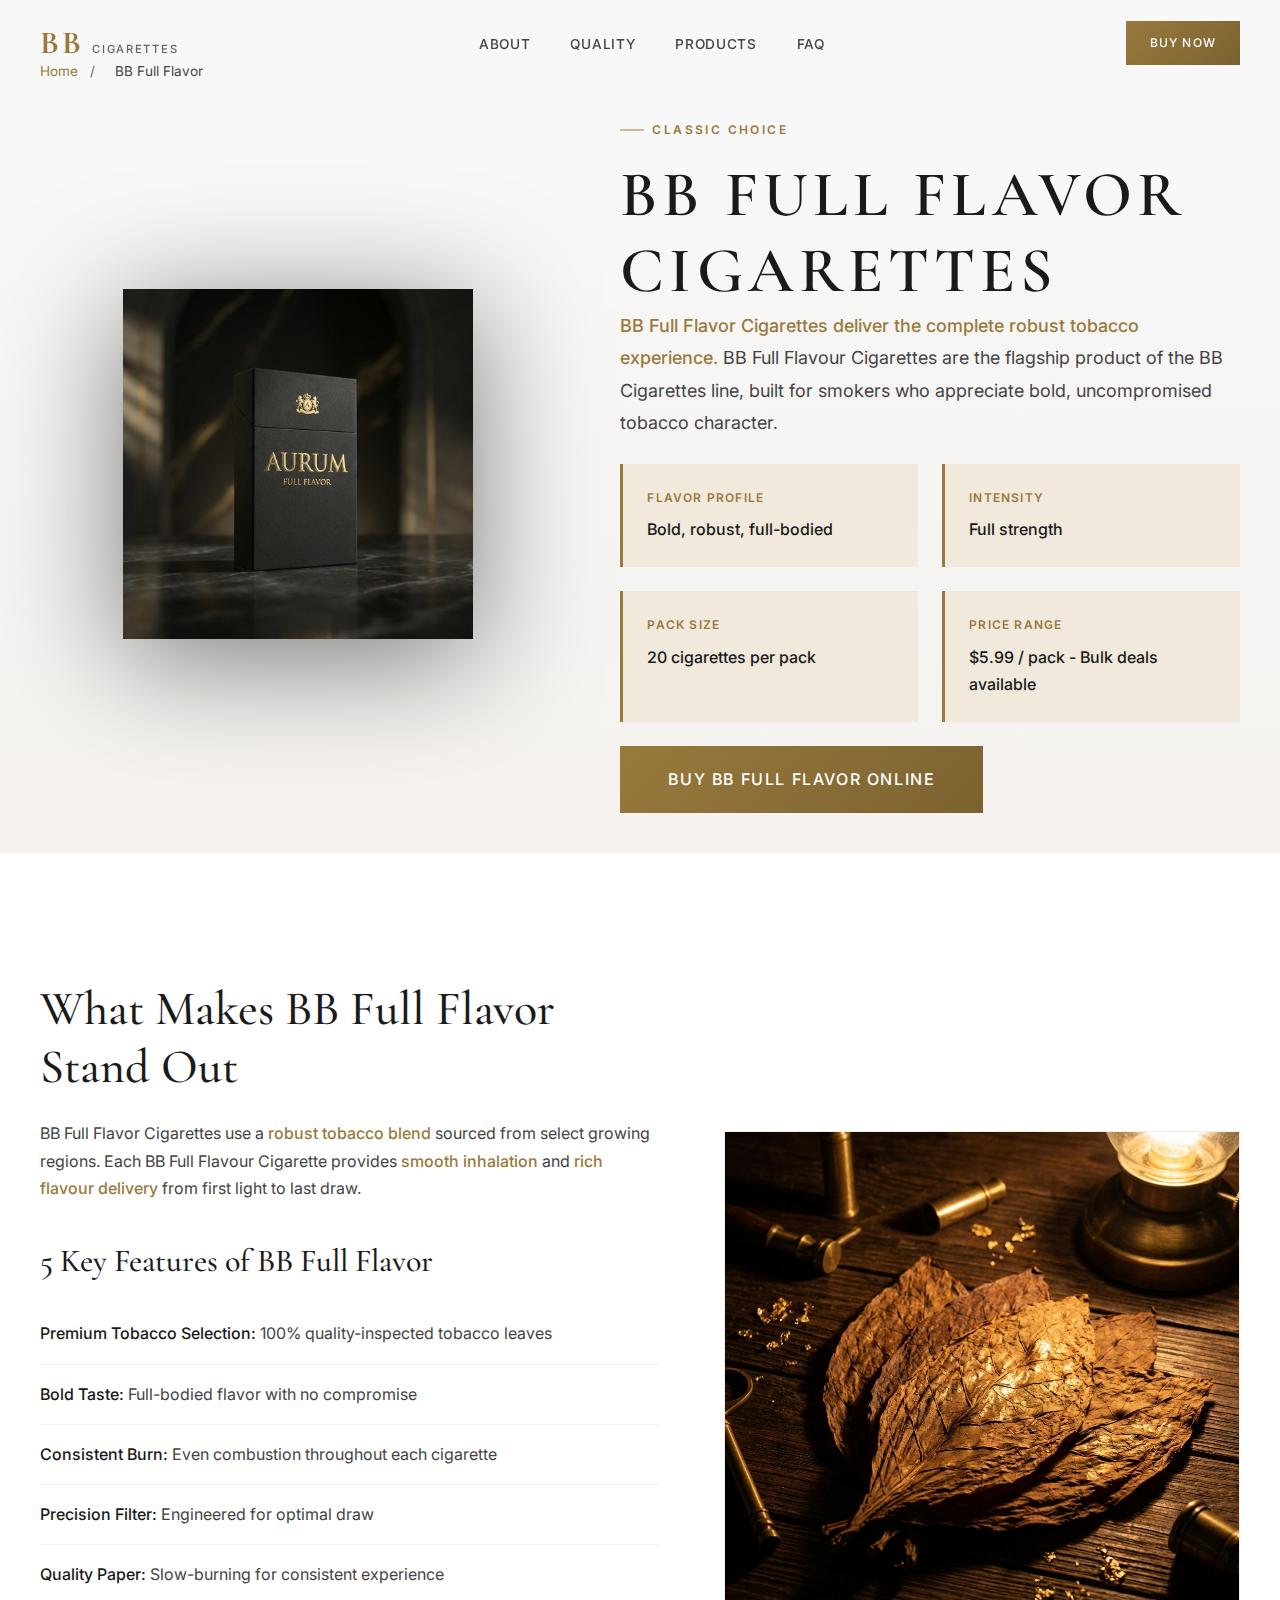
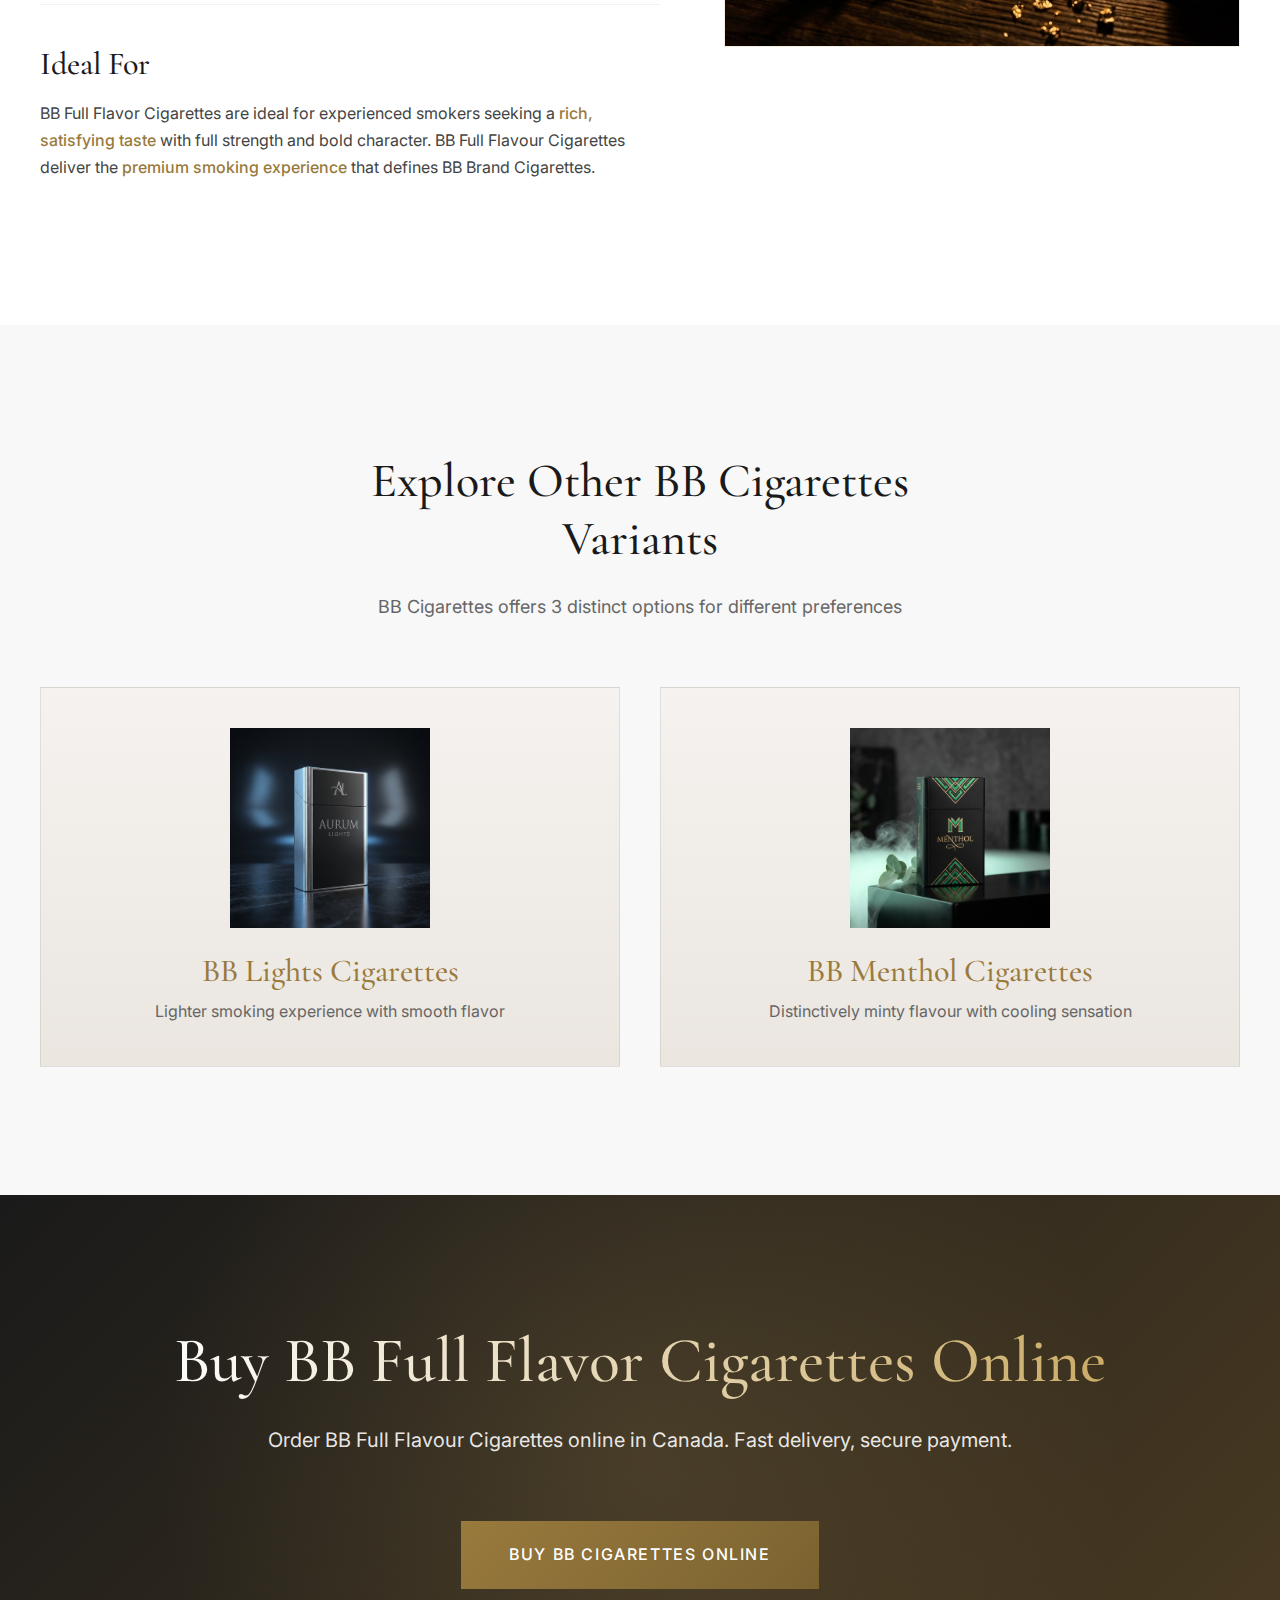
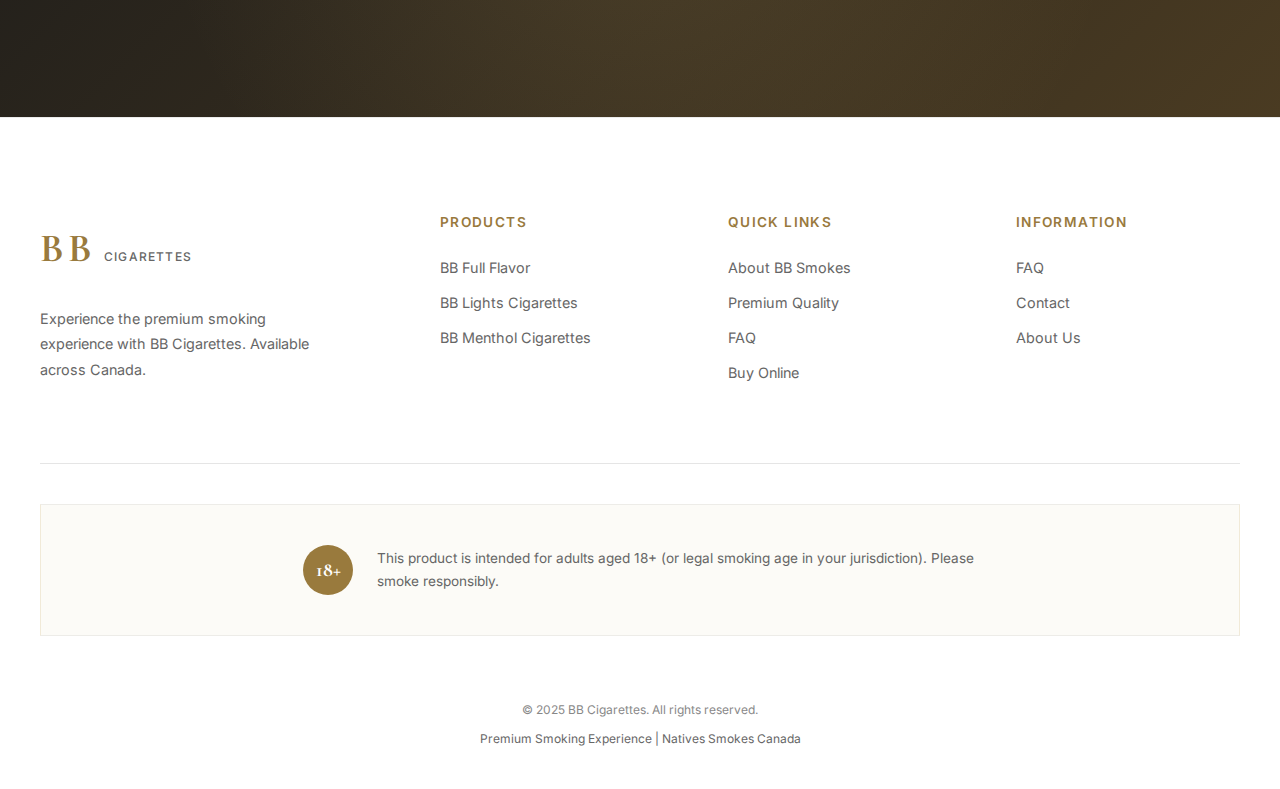
<file: bb-full-flavor.html>
<!DOCTYPE html>
<html lang="en">

<head>
    <meta charset="UTF-8">
    <meta name="viewport" content="width=device-width, initial-scale=1.0">

    <!-- Primary Meta Tags -->
    <title>BB Full Flavor Cigarettes | Bold Tobacco Experience | Buy Online Canada</title>
    <meta name="title" content="BB Full Flavor Cigarettes | Bold Tobacco Experience | Buy Online Canada">
    <meta name="description"
        content="BB Full Flavor Cigarettes deliver a bold, robust tobacco experience with full strength and rich taste. Buy BB Full Flavour Cigarettes online in Canada. Premium quality, consistent satisfaction.">
    <meta name="keywords"
        content="BB Full Flavor, BB Full Flavour Cigarettes, full flavoured cigarettes, BB Cigarettes Full Flavor, bold tobacco, robust tobacco blend, buy BB Full Flavor online">
    <meta name="robots" content="index, follow">
    <meta name="author" content="BB Cigarettes">

    <!-- Canonical URL -->
    <link rel="canonical" href="https://bbcigarettes.ca/bb-full-flavor.html">

    <!-- Open Graph -->
    <meta property="og:type" content="product">
    <meta property="og:url" content="https://bbcigarettes.ca/bb-full-flavor.html">
    <meta property="og:title" content="BB Full Flavor Cigarettes | Bold Tobacco Experience">
    <meta property="og:description"
        content="BB Full Flavor Cigarettes deliver a bold, robust tobacco experience. Buy online in Canada.">
    <meta property="og:image" content="https://bbcigarettes.ca/images/full-flavor-pack.png">

    <!-- Twitter -->
    <meta property="twitter:card" content="summary_large_image">
    <meta property="twitter:title" content="BB Full Flavor Cigarettes | Bold Tobacco Experience">
    <meta property="twitter:description"
        content="BB Full Flavor Cigarettes deliver a bold, robust tobacco experience. Buy online in Canada.">
    <meta property="twitter:image" content="https://bbcigarettes.ca/images/full-flavor-pack.png">

    <!-- Fonts -->
    <link rel="preconnect" href="https://fonts.googleapis.com">
    <link rel="preconnect" href="https://fonts.gstatic.com" crossorigin>
    <link
        href="https://fonts.googleapis.com/css2?family=Cormorant+Garamond:wght@400;500;600;700&family=Inter:wght@300;400;500;600&display=swap"
        rel="stylesheet">
    <link rel="stylesheet" href="styles.css">

    <!-- Schema.org Product -->
    <script type="application/ld+json">
    {
        "@context": "https://schema.org",
        "@type": "Product",
        "name": "BB Full Flavor Cigarettes",
        "image": "https://bbcigarettes.ca/images/full-flavor-pack.png",
        "description": "BB Full Flavor Cigarettes deliver the complete robust tobacco experience with full strength and bold taste. Premium quality full flavoured cigarettes for experienced smokers.",
        "brand": {
            "@type": "Brand",
            "name": "BB Cigarettes"
        },
        "offers": {
            "@type": "Offer",
            "priceCurrency": "CAD",
            "price": "5.99",
            "availability": "https://schema.org/InStock"
        }
    }
    </script>

    <script type="application/ld+json">
    {
        "@context": "https://schema.org",
        "@type": "BreadcrumbList",
        "itemListElement": [
            {
                "@type": "ListItem",
                "position": 1,
                "name": "Home",
                "item": "https://bbcigarettes.ca/"
            },
            {
                "@type": "ListItem",
                "position": 2,
                "name": "BB Full Flavor",
                "item": "https://bbcigarettes.ca/bb-full-flavor.html"
            }
        ]
    }
    </script>
</head>

<body>
    <!-- HEADER NAVIGATION -->
    <header class="header" id="header">
        <div class="header-container">
            <a href="index.html" class="header-logo">
                <span class="logo-text">BB</span>
                <span class="logo-tagline">Cigarettes</span>
            </a>
            <nav class="header-nav">
                <ul class="nav-list">
                    <li><a href="index.html#about" class="nav-link">About</a></li>
                    <li><a href="index.html#quality" class="nav-link">Quality</a></li>
                    <li><a href="https://1smokes.ca/bb-cigarettes/" class="nav-link">Products</a></li>
                    <li><a href="index.html#faq" class="nav-link">FAQ</a></li>
                </ul>
            </nav>
            <a href="https://1smokes.ca/bb-cigarettes-online/" class="btn btn-primary header-cta">Buy Now</a>
            <button class="mobile-menu-toggle" id="mobileMenuToggle" aria-label="Toggle menu">
                <span></span>
                <span></span>
                <span></span>
            </button>
        </div>
    </header>

    <!-- MOBILE NAVIGATION -->
    <div class="mobile-nav" id="mobileNav">
        <ul class="mobile-nav-list">
            <li><a href="index.html#about" class="mobile-nav-link">About</a></li>
            <li><a href="index.html#quality" class="mobile-nav-link">Quality</a></li>
            <li><a href="https://1smokes.ca/bb-cigarettes/" class="mobile-nav-link">Products</a></li>
            <li><a href="index.html#faq" class="mobile-nav-link">FAQ</a></li>
            <li><a href="https://1smokes.ca/bb-cigarettes-online/" class="btn btn-primary mobile-cta">Buy BB Cigarettes
                    Online</a>
            </li>
        </ul>
    </div>

    <!-- BREADCRUMB -->
    <nav class="breadcrumb">
        <div class="container">
            <a href="index.html">Home</a> <span>/</span> <span class="current">BB Full Flavor</span>
        </div>
    </nav>

    <!-- PRODUCT HERO -->
    <section class="product-hero">
        <div class="container">
            <div class="product-grid">
                <div class="product-image">
                    <img src="images/full-flavor-pack.png" alt="BB Full Flavor Cigarettes Pack">
                </div>
                <div class="product-content">
                    <span class="section-label">Classic Choice</span>
                    <h1>BB Full Flavor Cigarettes</h1>
                    <p class="product-intro"><strong>BB Full Flavor Cigarettes deliver the complete robust tobacco
                            experience.</strong> BB Full Flavour Cigarettes are the flagship product of the BB
                        Cigarettes line, built for smokers who appreciate bold, uncompromised tobacco character.</p>

                    <div class="product-specs">
                        <div class="spec-item">
                            <span class="spec-label">Flavor Profile</span>
                            <span class="spec-value">Bold, robust, full-bodied</span>
                        </div>
                        <div class="spec-item">
                            <span class="spec-label">Intensity</span>
                            <span class="spec-value">Full strength</span>
                        </div>
                        <div class="spec-item">
                            <span class="spec-label">Pack Size</span>
                            <span class="spec-value">20 cigarettes per pack</span>
                        </div>
                        <div class="spec-item">
                            <span class="spec-label">Price Range</span>
                            <span class="spec-value">$5.99 / pack - Bulk deals available</span>
                        </div>
                    </div>

                    <a href="https://1smokes.ca/bb-cigarettes-online/" class="btn btn-primary btn-large">Buy BB Full
                        Flavor
                        Online</a>
                </div>
            </div>
        </div>
    </section>

    <!-- PRODUCT DETAILS -->
    <section class="product-details">
        <div class="container">
            <div class="details-grid">
                <div class="details-content">
                    <h2>What Makes BB Full Flavor Stand Out</h2>
                    <p>BB Full Flavor Cigarettes use a <strong>robust tobacco blend</strong> sourced from select growing
                        regions. Each BB Full Flavour Cigarette provides <strong>smooth inhalation</strong> and
                        <strong>rich flavour delivery</strong> from first light to last draw.
                    </p>

                    <h3>5 Key Features of BB Full Flavor</h3>
                    <ul class="feature-list">
                        <li><strong>Premium Tobacco Selection:</strong> 100% quality-inspected tobacco leaves</li>
                        <li><strong>Bold Taste:</strong> Full-bodied flavor with no compromise</li>
                        <li><strong>Consistent Burn:</strong> Even combustion throughout each cigarette</li>
                        <li><strong>Precision Filter:</strong> Engineered for optimal draw</li>
                        <li><strong>Quality Paper:</strong> Slow-burning for consistent experience</li>
                    </ul>

                    <h3>Ideal For</h3>
                    <p>BB Full Flavor Cigarettes are ideal for experienced smokers seeking a <strong>rich, satisfying
                            taste</strong> with full strength and bold character. BB Full Flavour Cigarettes deliver the
                        <strong>premium smoking experience</strong> that defines BB Brand Cigarettes.
                    </p>
                </div>
                <div class="details-image">
                    <img src="images/tobacco-blend.png" alt="BB Full Flavor Premium Tobacco Blend">
                </div>
            </div>
        </div>
    </section>

    <!-- OTHER VARIANTS CTA -->
    <section class="variants-cta">
        <div class="container">
            <div class="section-header">
                <h2>Explore Other BB Cigarettes Variants</h2>
                <p>BB Cigarettes offers 3 distinct options for different preferences</p>
            </div>
            <div class="variant-links">
                <a href="https://1smokes.ca/bb-lights-cigarettes/" class="variant-link-card">
                    <img src="images/lights-pack.png" alt="BB Lights Cigarettes">
                    <h3>BB Lights Cigarettes</h3>
                    <p>Lighter smoking experience with smooth flavor</p>
                </a>
                <a href="https://1smokes.ca/bb-canadian-blend-cigarettes-menthol/" class="variant-link-card">
                    <img src="images/menthol-pack.png" alt="BB Menthol Cigarettes">
                    <h3>BB Menthol Cigarettes</h3>
                    <p>Distinctively minty flavour with cooling sensation</p>
                </a>
            </div>
        </div>
    </section>

    <!-- FINAL CTA -->
    <section class="final-cta">
        <div class="container">
            <div class="cta-content">
                <h2>Buy BB Full Flavor Cigarettes Online</h2>
                <p>Order BB Full Flavour Cigarettes online in Canada. Fast delivery, secure payment.</p>
                <a href="https://1smokes.ca/bb-cigarettes-online/" class="btn btn-primary btn-large">Buy BB Cigarettes
                    Online</a>
            </div>
        </div>
    </section>

    <!-- FOOTER -->
    <footer class="footer">
        <div class="container">
            <div class="footer-grid">
                <div class="footer-brand">
                    <a href="index.html" class="footer-logo">
                        <span class="logo-text">BB</span>
                        <span class="logo-tagline">Cigarettes</span>
                    </a>
                    <p class="footer-description">Experience the premium smoking experience with BB Cigarettes.
                        Available across Canada.</p>
                </div>
                <div class="footer-links">
                    <h4>Products</h4>
                    <ul>
                        <li><a href="https://1smokes.ca/bb-cigarettes-online/">BB Full Flavor</a></li>
                        <li><a href="https://1smokes.ca/bb-lights-cigarettes/">BB Lights Cigarettes</a></li>
                        <li><a href="https://1smokes.ca/bb-canadian-blend-cigarettes-menthol/">BB Menthol Cigarettes</a>
                        </li>
                    </ul>
                </div>
                <div class="footer-links">
                    <h4>Quick Links</h4>
                    <ul>
                        <li><a href="index.html#about">About BB Smokes</a></li>
                        <li><a href="index.html#quality">Premium Quality</a></li>
                        <li><a href="index.html#faq">FAQ</a></li>
                        <li><a href="https://1smokes.ca/bb-cigarettes/">Buy Online</a></li>
                    </ul>
                </div>
                <div class="footer-links">
                    <h4>Information</h4>
                    <ul>
                        <li><a href="index.html#faq">FAQ</a></li>
                        <li><a href="https://1smokes.ca/bb-cigarettes/">Contact</a></li>
                        <li><a href="index.html#about">About Us</a></li>
                    </ul>
                </div>
            </div>
            <div class="footer-age-notice">
                <div class="age-badge">18+</div>
                <p>This product is intended for adults aged 18+ (or legal smoking age in your jurisdiction). Please
                    smoke responsibly.</p>
            </div>
            <div class="footer-bottom">
                <p>&copy; 2025 BB Cigarettes. All rights reserved.</p>
                <p class="footer-tagline">Premium Smoking Experience | Natives Smokes Canada</p>
            </div>
        </div>
    </footer>

    <!-- JAVASCRIPT -->
    <script>
        // Sticky Header
        const header = document.getElementById('header');
        window.addEventListener('scroll', function () {
            if (window.pageYOffset > 100) {
                header.classList.add('header-scrolled');
            } else {
                header.classList.remove('header-scrolled');
            }
        });

        // Mobile Menu Toggle
        const mobileMenuToggle = document.getElementById('mobileMenuToggle');
        const mobileNav = document.getElementById('mobileNav');

        mobileMenuToggle.addEventListener('click', function () {
            mobileMenuToggle.classList.toggle('active');
            mobileNav.classList.toggle('active');
            document.body.classList.toggle('no-scroll');
        });

        // Close mobile menu when clicking a link
        const mobileNavLinks = document.querySelectorAll('.mobile-nav-link, .mobile-cta');
        mobileNavLinks.forEach(link => {
            link.addEventListener('click', function () {
                mobileMenuToggle.classList.remove('active');
                mobileNav.classList.remove('active');
                document.body.classList.remove('no-scroll');
            });
        });
    </script>

</body>

</html>
</file>
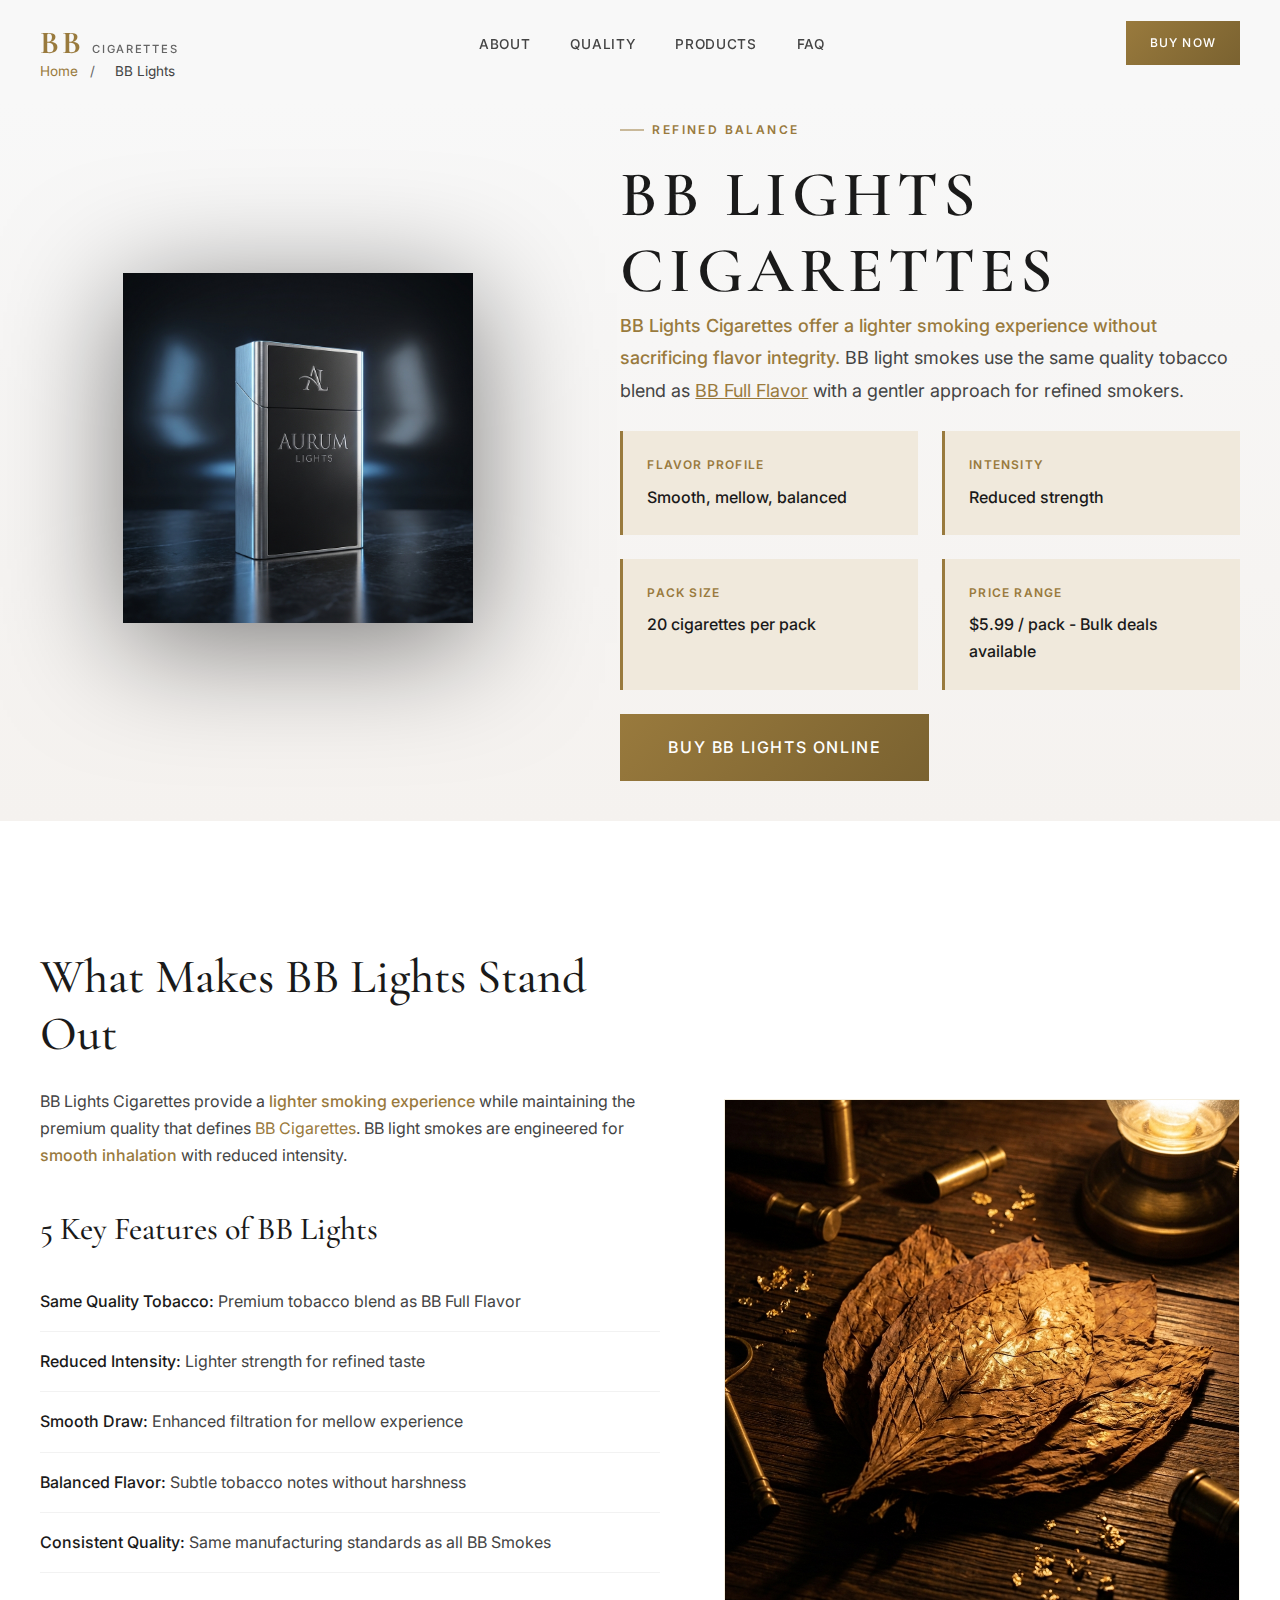
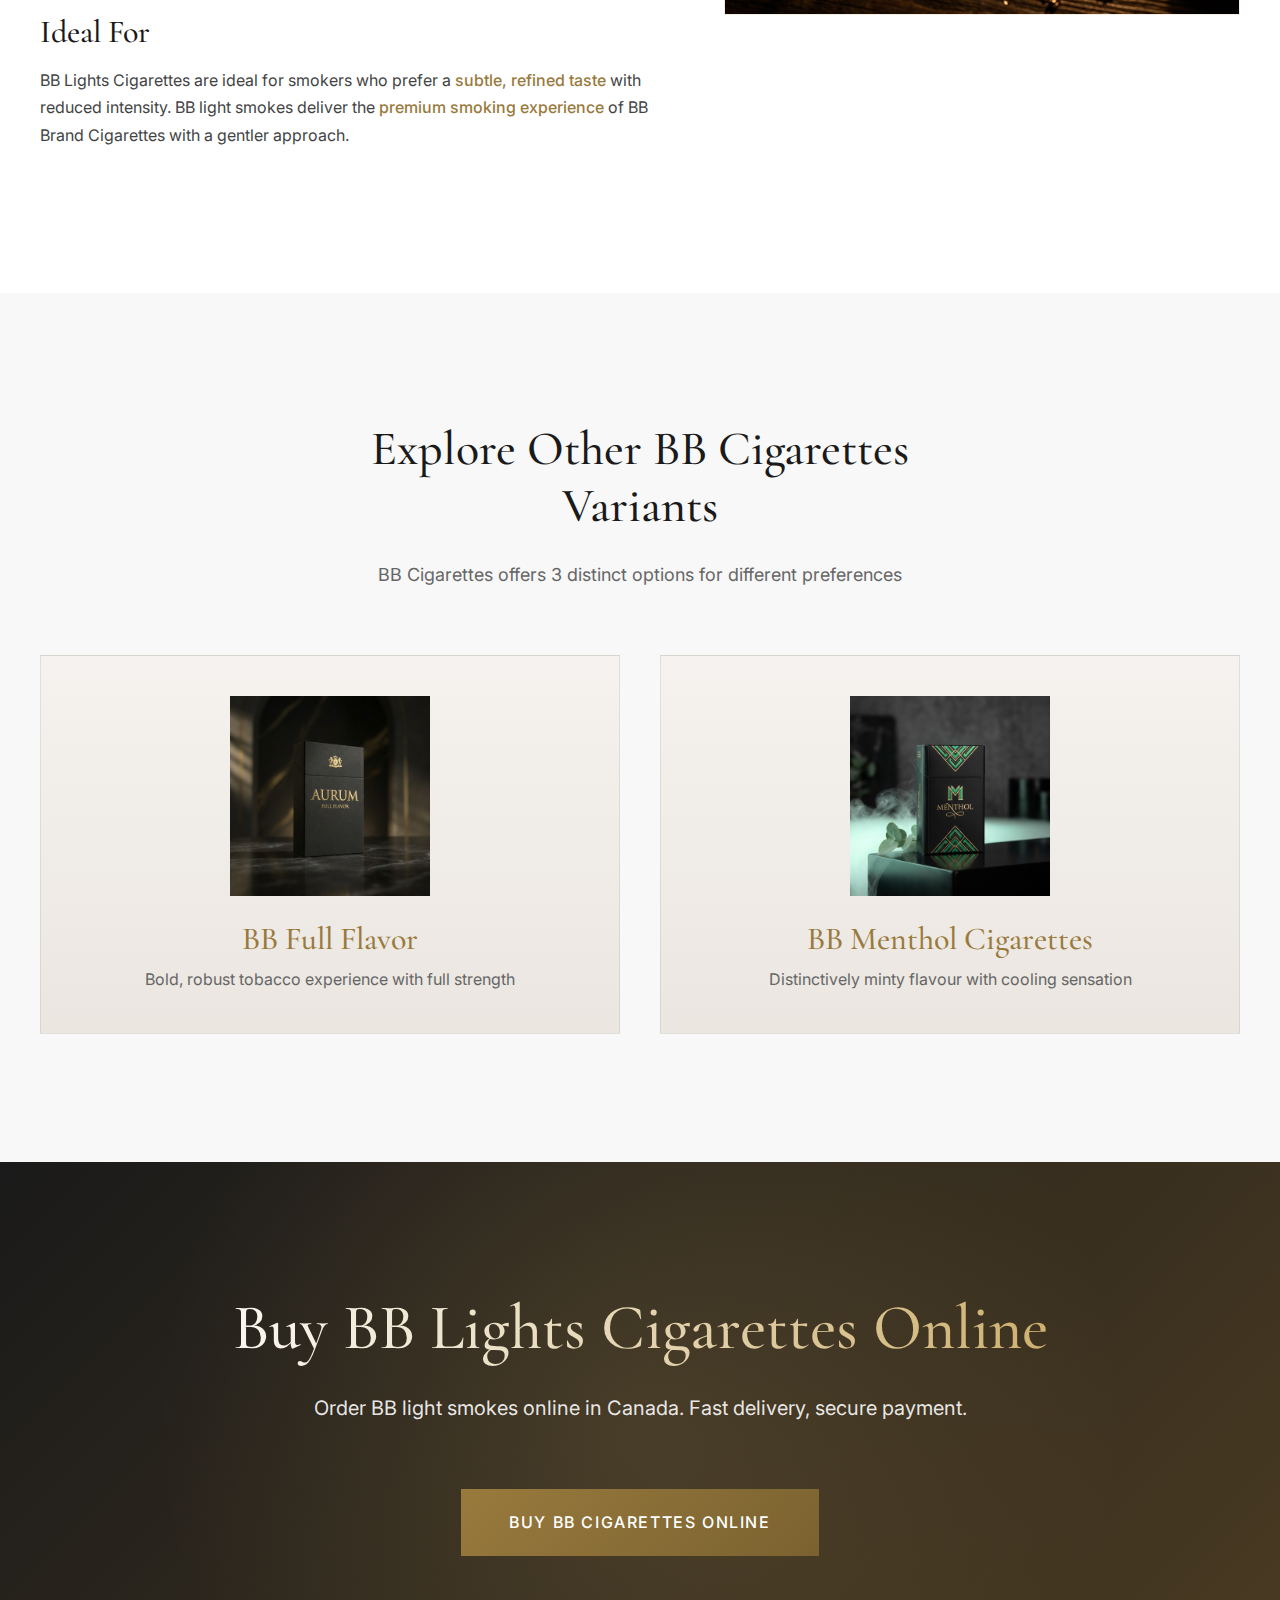
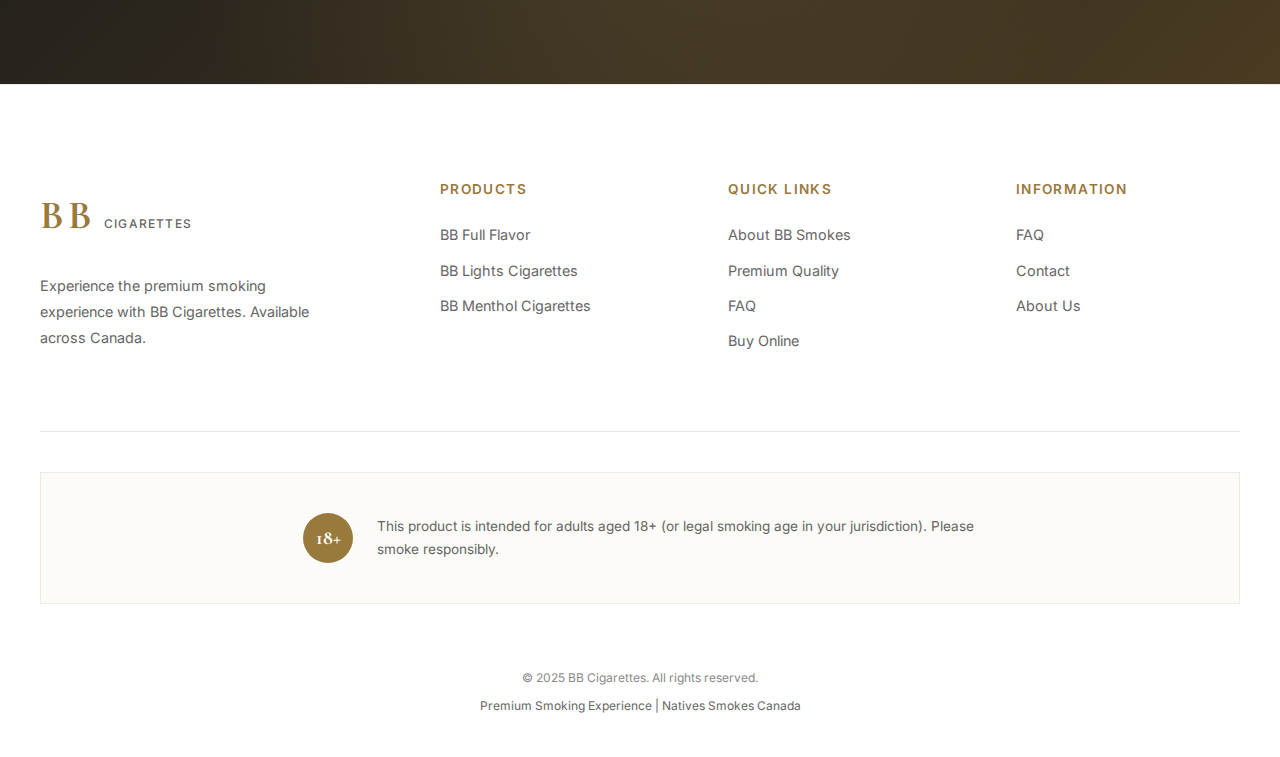
<file: bb-lights.html>
<!DOCTYPE html>
<html lang="en">

<head>
    <meta charset="UTF-8">
    <meta name="viewport" content="width=device-width, initial-scale=1.0">

    <!-- Primary Meta Tags -->
    <title>BB Lights Cigarettes | Lighter Smoking Experience | Buy Online Canada</title>
    <meta name="title" content="BB Lights Cigarettes | Lighter Smoking Experience | Buy Online Canada">
    <meta name="description"
        content="BB Lights Cigarettes offer a lighter smoking experience without sacrificing flavor. Smooth, mellow, balanced taste. Buy BB Lights online in Canada. BB light smokes for refined smokers.">
    <meta name="keywords"
        content="BB Lights Cigarettes, BB light smokes, lighter smoking experience, BB Cigarettes Lights, smooth cigarettes, reduced strength, buy BB Lights online">
    <meta name="robots" content="index, follow">
    <meta name="author" content="BB Cigarettes">

    <!-- Canonical URL -->
    <link rel="canonical" href="https://bbcigarettes.ca/bb-lights.html">

    <!-- Open Graph -->
    <meta property="og:type" content="product">
    <meta property="og:url" content="https://bbcigarettes.ca/bb-lights.html">
    <meta property="og:title" content="BB Lights Cigarettes | Lighter Smoking Experience">
    <meta property="og:description"
        content="BB Lights Cigarettes offer a lighter smoking experience. Smooth, mellow, balanced. Buy online in Canada.">
    <meta property="og:image" content="https://bbcigarettes.ca/images/lights-pack.png">

    <!-- Twitter -->
    <meta property="twitter:card" content="summary_large_image">
    <meta property="twitter:title" content="BB Lights Cigarettes | Lighter Smoking Experience">
    <meta property="twitter:description"
        content="BB Lights Cigarettes offer a lighter smoking experience. Buy online in Canada.">
    <meta property="twitter:image" content="https://bbcigarettes.ca/images/lights-pack.png">

    <!-- Fonts -->
    <link rel="preconnect" href="https://fonts.googleapis.com">
    <link rel="preconnect" href="https://fonts.gstatic.com" crossorigin>
    <link
        href="https://fonts.googleapis.com/css2?family=Cormorant+Garamond:wght@400;500;600;700&family=Inter:wght@300;400;500;600&display=swap"
        rel="stylesheet">
    <link rel="stylesheet" href="styles.css">

    <!-- Schema.org Product -->
    <script type="application/ld+json">
    {
        "@context": "https://schema.org",
        "@type": "Product",
        "name": "BB Lights Cigarettes",
        "image": "https://bbcigarettes.ca/images/lights-pack.png",
        "description": "BB Lights Cigarettes offer a lighter smoking experience without sacrificing flavor integrity. Smooth, mellow, balanced taste with reduced strength.",
        "brand": {
            "@type": "Brand",
            "name": "BB Cigarettes"
        },
        "offers": {
            "@type": "Offer",
            "priceCurrency": "CAD",
            "price": "5.99",
            "availability": "https://schema.org/InStock"
        }
    }
    </script>

    <script type="application/ld+json">
    {
        "@context": "https://schema.org",
        "@type": "BreadcrumbList",
        "itemListElement": [
            {
                "@type": "ListItem",
                "position": 1,
                "name": "Home",
                "item": "https://bbcigarettes.ca/"
            },
            {
                "@type": "ListItem",
                "position": 2,
                "name": "BB Lights",
                "item": "https://bbcigarettes.ca/bb-lights.html"
            }
        ]
    }
    </script>
</head>

<body>
    <!-- HEADER NAVIGATION -->
    <header class="header" id="header">
        <div class="header-container">
            <a href="index.html" class="header-logo">
                <span class="logo-text">BB</span>
                <span class="logo-tagline">Cigarettes</span>
            </a>
            <nav class="header-nav">
                <ul class="nav-list">
                    <li><a href="index.html#about" class="nav-link">About</a></li>
                    <li><a href="index.html#quality" class="nav-link">Quality</a></li>
                    <li><a href="https://1smokes.ca/bb-cigarettes/" class="nav-link">Products</a></li>
                    <li><a href="index.html#faq" class="nav-link">FAQ</a></li>
                </ul>
            </nav>
            <a href="https://1smokes.ca/bb-lights-cigarettes/" class="btn btn-primary header-cta">Buy Now</a>
            <button class="mobile-menu-toggle" id="mobileMenuToggle" aria-label="Toggle menu">
                <span></span>
                <span></span>
                <span></span>
            </button>
        </div>
    </header>

    <!-- MOBILE NAVIGATION -->
    <div class="mobile-nav" id="mobileNav">
        <ul class="mobile-nav-list">
            <li><a href="index.html#about" class="mobile-nav-link">About</a></li>
            <li><a href="index.html#quality" class="mobile-nav-link">Quality</a></li>
            <li><a href="https://1smokes.ca/bb-cigarettes/" class="mobile-nav-link">Products</a></li>
            <li><a href="index.html#faq" class="mobile-nav-link">FAQ</a></li>
            <li><a href="https://1smokes.ca/bb-lights-cigarettes/" class="btn btn-primary mobile-cta">Buy BB Cigarettes
                    Online</a>
            </li>
        </ul>
    </div>

    <!-- BREADCRUMB -->
    <nav class="breadcrumb">
        <div class="container">
            <a href="index.html">Home</a> <span>/</span> <span class="current">BB Lights</span>
        </div>
    </nav>

    <!-- PRODUCT HERO -->
    <section class="product-hero">
        <div class="container">
            <div class="product-grid">
                <div class="product-image">
                    <img src="images/lights-pack.png" alt="BB Lights Cigarettes Pack">
                </div>
                <div class="product-content">
                    <span class="section-label">Refined Balance</span>
                    <h1>BB Lights Cigarettes</h1>
                    <p class="product-intro"><strong>BB Lights Cigarettes offer a lighter smoking experience without
                            sacrificing flavor integrity.</strong> BB light smokes use the same quality tobacco blend as
                        <a href="https://1smokes.ca/bb-cigarettes-online/">BB Full Flavor</a> with a gentler approach
                        for refined smokers.
                    </p>

                    <div class="product-specs">
                        <div class="spec-item">
                            <span class="spec-label">Flavor Profile</span>
                            <span class="spec-value">Smooth, mellow, balanced</span>
                        </div>
                        <div class="spec-item">
                            <span class="spec-label">Intensity</span>
                            <span class="spec-value">Reduced strength</span>
                        </div>
                        <div class="spec-item">
                            <span class="spec-label">Pack Size</span>
                            <span class="spec-value">20 cigarettes per pack</span>
                        </div>
                        <div class="spec-item">
                            <span class="spec-label">Price Range</span>
                            <span class="spec-value">$5.99 / pack - Bulk deals available</span>
                        </div>
                    </div>

                    <a href="https://1smokes.ca/bb-lights-cigarettes/" class="btn btn-primary btn-large">Buy BB Lights
                        Online</a>
                </div>
            </div>
        </div>
    </section>

    <!-- PRODUCT DETAILS -->
    <section class="product-details">
        <div class="container">
            <div class="details-grid">
                <div class="details-content">
                    <h2>What Makes BB Lights Stand Out</h2>
                    <p>BB Lights Cigarettes provide a <strong>lighter smoking experience</strong> while maintaining the
                        premium quality that defines <a href="index.html">BB Cigarettes</a>. BB light smokes are
                        engineered for <strong>smooth inhalation</strong> with reduced intensity.</p>

                    <h3>5 Key Features of BB Lights</h3>
                    <ul class="feature-list">
                        <li><strong>Same Quality Tobacco:</strong> Premium tobacco blend as BB Full Flavor</li>
                        <li><strong>Reduced Intensity:</strong> Lighter strength for refined taste</li>
                        <li><strong>Smooth Draw:</strong> Enhanced filtration for mellow experience</li>
                        <li><strong>Balanced Flavor:</strong> Subtle tobacco notes without harshness</li>
                        <li><strong>Consistent Quality:</strong> Same manufacturing standards as all BB Smokes</li>
                    </ul>

                    <h3>Ideal For</h3>
                    <p>BB Lights Cigarettes are ideal for smokers who prefer a <strong>subtle, refined taste</strong>
                        with reduced intensity. BB light smokes deliver the <strong>premium smoking experience</strong>
                        of BB Brand Cigarettes with a gentler approach.</p>
                </div>
                <div class="details-image">
                    <img src="images/tobacco-blend.png" alt="BB Lights Premium Tobacco">
                </div>
            </div>
        </div>
    </section>

    <!-- OTHER VARIANTS CTA -->
    <section class="variants-cta">
        <div class="container">
            <div class="section-header">
                <h2>Explore Other BB Cigarettes Variants</h2>
                <p>BB Cigarettes offers 3 distinct options for different preferences</p>
            </div>
            <div class="variant-links">
                <a href="https://1smokes.ca/bb-cigarettes-online/" class="variant-link-card">
                    <img src="images/full-flavor-pack.png" alt="BB Full Flavor Cigarettes">
                    <h3>BB Full Flavor</h3>
                    <p>Bold, robust tobacco experience with full strength</p>
                </a>
                <a href="https://1smokes.ca/bb-canadian-blend-cigarettes-menthol/" class="variant-link-card">
                    <img src="images/menthol-pack.png" alt="BB Menthol Cigarettes">
                    <h3>BB Menthol Cigarettes</h3>
                    <p>Distinctively minty flavour with cooling sensation</p>
                </a>
            </div>
        </div>
    </section>

    <!-- FINAL CTA -->
    <section class="final-cta">
        <div class="container">
            <div class="cta-content">
                <h2>Buy BB Lights Cigarettes Online</h2>
                <p>Order BB light smokes online in Canada. Fast delivery, secure payment.</p>
                <a href="https://1smokes.ca/bb-lights-cigarettes/" class="btn btn-primary btn-large">Buy BB Cigarettes
                    Online</a>
            </div>
        </div>
    </section>

    <!-- FOOTER -->
    <footer class="footer">
        <div class="container">
            <div class="footer-grid">
                <div class="footer-brand">
                    <a href="index.html" class="footer-logo">
                        <span class="logo-text">BB</span>
                        <span class="logo-tagline">Cigarettes</span>
                    </a>
                    <p class="footer-description">Experience the premium smoking experience with BB Cigarettes.
                        Available across Canada.</p>
                </div>
                <div class="footer-links">
                    <h4>Products</h4>
                    <ul>
                        <li><a href="https://1smokes.ca/bb-cigarettes-online/">BB Full Flavor</a></li>
                        <li><a href="https://1smokes.ca/bb-lights-cigarettes/">BB Lights Cigarettes</a></li>
                        <li><a href="https://1smokes.ca/bb-canadian-blend-cigarettes-menthol/">BB Menthol Cigarettes</a>
                        </li>
                    </ul>
                </div>
                <div class="footer-links">
                    <h4>Quick Links</h4>
                    <ul>
                        <li><a href="index.html#about">About BB Smokes</a></li>
                        <li><a href="index.html#quality">Premium Quality</a></li>
                        <li><a href="index.html#faq">FAQ</a></li>
                        <li><a href="https://1smokes.ca/bb-cigarettes/">Buy Online</a></li>
                    </ul>
                </div>
                <div class="footer-links">
                    <h4>Information</h4>
                    <ul>
                        <li><a href="index.html#faq">FAQ</a></li>
                        <li><a href="https://1smokes.ca/bb-cigarettes/">Contact</a></li>
                        <li><a href="index.html#about">About Us</a></li>
                    </ul>
                </div>
            </div>
            <div class="footer-age-notice">
                <div class="age-badge">18+</div>
                <p>This product is intended for adults aged 18+ (or legal smoking age in your jurisdiction). Please
                    smoke responsibly.</p>
            </div>
            <div class="footer-bottom">
                <p>&copy; 2025 BB Cigarettes. All rights reserved.</p>
                <p class="footer-tagline">Premium Smoking Experience | Natives Smokes Canada</p>
            </div>
        </div>
    </footer>

    <!-- JAVASCRIPT -->
    <script>
        const header = document.getElementById('header');
        window.addEventListener('scroll', function () {
            if (window.pageYOffset > 100) {
                header.classList.add('header-scrolled');
            } else {
                header.classList.remove('header-scrolled');
            }
        });

        const mobileMenuToggle = document.getElementById('mobileMenuToggle');
        const mobileNav = document.getElementById('mobileNav');

        mobileMenuToggle.addEventListener('click', function () {
            mobileMenuToggle.classList.toggle('active');
            mobileNav.classList.toggle('active');
            document.body.classList.toggle('no-scroll');
        });

        const mobileNavLinks = document.querySelectorAll('.mobile-nav-link, .mobile-cta');
        mobileNavLinks.forEach(link => {
            link.addEventListener('click', function () {
                mobileMenuToggle.classList.remove('active');
                mobileNav.classList.remove('active');
                document.body.classList.remove('no-scroll');
            });
        });
    </script>

</body>

</html>
</file>
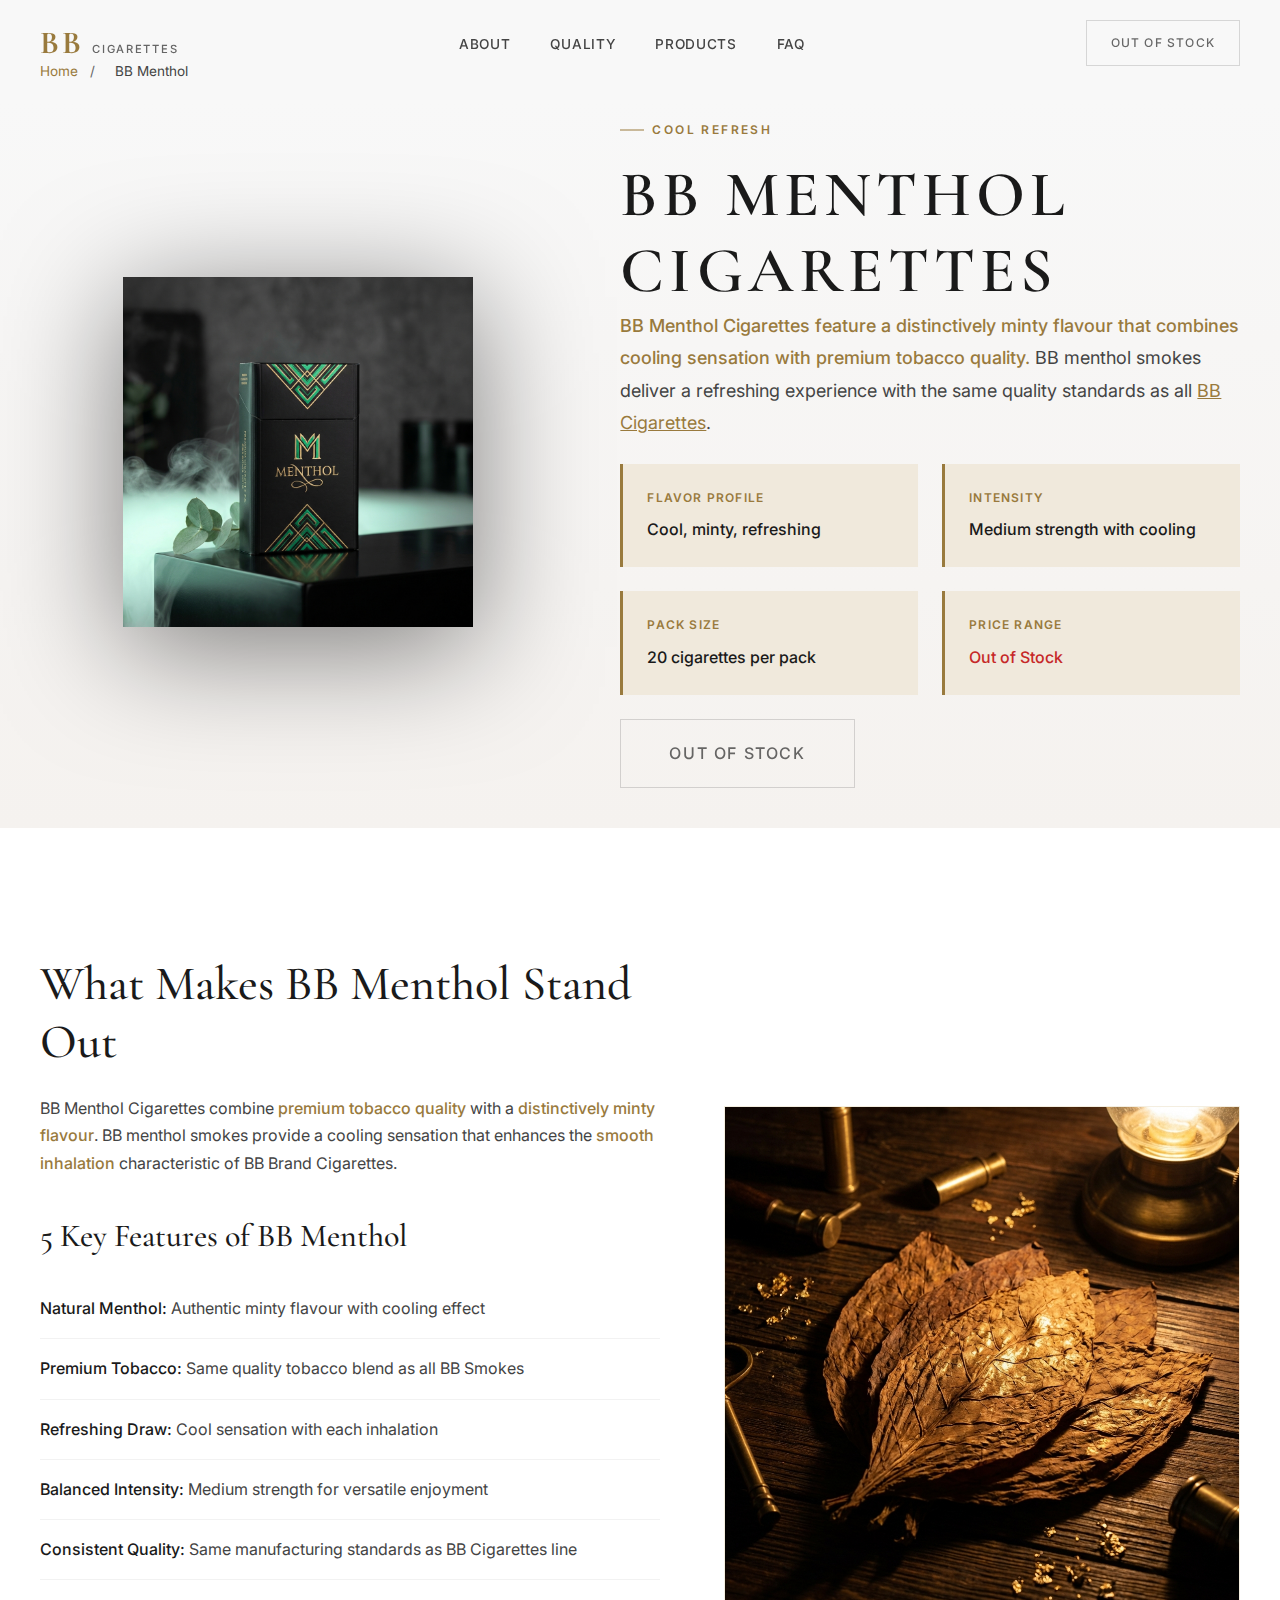
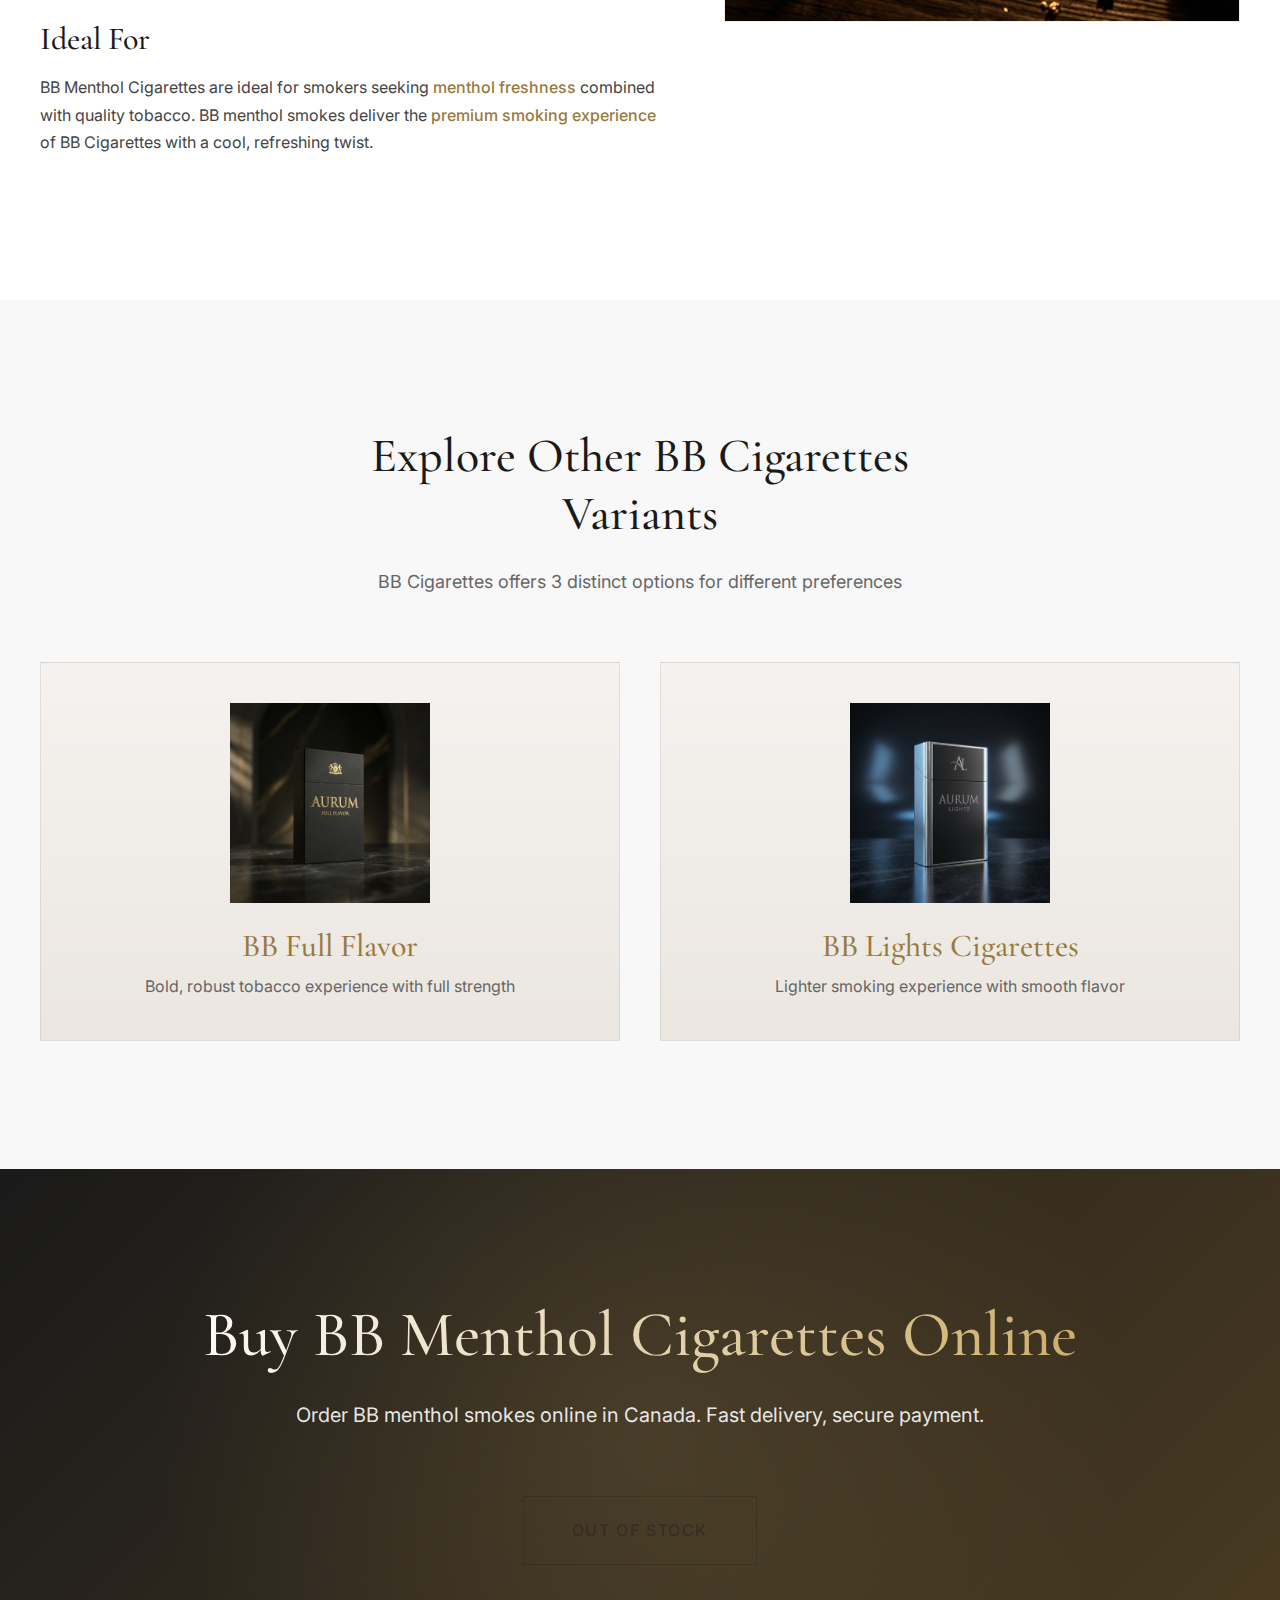
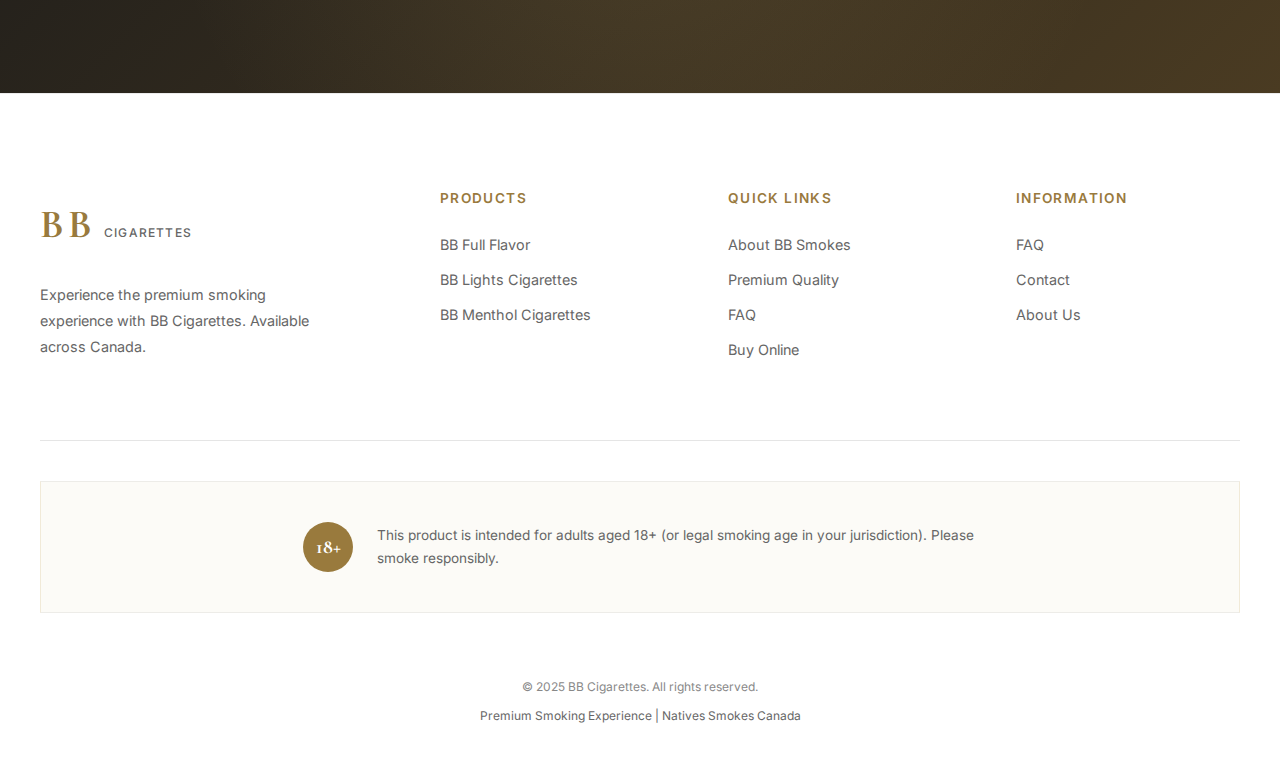
<file: bb-menthol.html>
<!DOCTYPE html>
<html lang="en">

<head>
    <meta charset="UTF-8">
    <meta name="viewport" content="width=device-width, initial-scale=1.0">

    <!-- Primary Meta Tags -->
    <title>BB Menthol Cigarettes | Cool Minty Flavor | Buy Online Canada</title>
    <meta name="title" content="BB Menthol Cigarettes | Cool Minty Flavor | Buy Online Canada">
    <meta name="description"
        content="BB Menthol Cigarettes feature a distinctively minty flavour with cooling sensation. Premium tobacco quality with refreshing menthol. Buy BB Menthol online in Canada.">
    <meta name="keywords"
        content="BB Menthol Cigarettes, BB menthol smokes, distinctively minty flavour, menthol cigarettes Canada, cooling sensation, buy BB Menthol online, refreshing menthol">
    <meta name="robots" content="index, follow">
    <meta name="author" content="BB Cigarettes">

    <!-- Canonical URL -->
    <link rel="canonical" href="https://bbcigarettes.ca/bb-menthol.html">

    <!-- Open Graph -->
    <meta property="og:type" content="product">
    <meta property="og:url" content="https://bbcigarettes.ca/bb-menthol.html">
    <meta property="og:title" content="BB Menthol Cigarettes | Cool Minty Flavor">
    <meta property="og:description"
        content="BB Menthol Cigarettes feature a distinctively minty flavour with cooling sensation. Buy online in Canada.">
    <meta property="og:image" content="https://bbcigarettes.ca/images/menthol-pack.png">

    <!-- Twitter -->
    <meta property="twitter:card" content="summary_large_image">
    <meta property="twitter:title" content="BB Menthol Cigarettes | Cool Minty Flavor">
    <meta property="twitter:description"
        content="BB Menthol Cigarettes feature a distinctively minty flavour. Buy online in Canada.">
    <meta property="twitter:image" content="https://bbcigarettes.ca/images/menthol-pack.png">

    <!-- Fonts -->
    <link rel="preconnect" href="https://fonts.googleapis.com">
    <link rel="preconnect" href="https://fonts.gstatic.com" crossorigin>
    <link
        href="https://fonts.googleapis.com/css2?family=Cormorant+Garamond:wght@400;500;600;700&family=Inter:wght@300;400;500;600&display=swap"
        rel="stylesheet">
    <link rel="stylesheet" href="styles.css">

    <!-- Schema.org Product -->
    <script type="application/ld+json">
    {
        "@context": "https://schema.org",
        "@type": "Product",
        "name": "BB Menthol Cigarettes",
        "image": "https://bbcigarettes.ca/images/menthol-pack.png",
        "description": "BB Menthol Cigarettes feature a distinctively minty flavour that combines cooling sensation with premium tobacco quality for a refreshing smoking experience.",
        "brand": {
            "@type": "Brand",
            "name": "BB Cigarettes"
        },
        "offers": {
            "@type": "Offer",
            "priceCurrency": "CAD",
            "price": "6.99",
            "availability": "https://schema.org/OutOfStock"
        }
    }
    </script>

    <script type="application/ld+json">
    {
        "@context": "https://schema.org",
        "@type": "BreadcrumbList",
        "itemListElement": [
            {
                "@type": "ListItem",
                "position": 1,
                "name": "Home",
                "item": "https://bbcigarettes.ca/"
            },
            {
                "@type": "ListItem",
                "position": 2,
                "name": "BB Menthol",
                "item": "https://bbcigarettes.ca/bb-menthol.html"
            }
        ]
    }
    </script>
</head>

<body>
    <!-- HEADER NAVIGATION -->
    <header class="header" id="header">
        <div class="header-container">
            <a href="index.html" class="header-logo">
                <span class="logo-text">BB</span>
                <span class="logo-tagline">Cigarettes</span>
            </a>
            <nav class="header-nav">
                <ul class="nav-list">
                    <li><a href="index.html#about" class="nav-link">About</a></li>
                    <li><a href="index.html#quality" class="nav-link">Quality</a></li>
                    <li><a href="https://1smokes.ca/bb-cigarettes/" class="nav-link">Products</a></li>
                    <li><a href="index.html#faq" class="nav-link">FAQ</a></li>
                </ul>
            </nav>
            <a href="#" class="btn btn-secondary header-cta" style="pointer-events: none; opacity: 0.7;">Out of
                Stock</a>
            <button class="mobile-menu-toggle" id="mobileMenuToggle" aria-label="Toggle menu">
                <span></span>
                <span></span>
                <span></span>
            </button>
        </div>
    </header>

    <!-- MOBILE NAVIGATION -->
    <div class="mobile-nav" id="mobileNav">
        <ul class="mobile-nav-list">
            <li><a href="index.html#about" class="mobile-nav-link">About</a></li>
            <li><a href="index.html#quality" class="mobile-nav-link">Quality</a></li>
            <li><a href="https://1smokes.ca/bb-cigarettes/" class="mobile-nav-link">Products</a></li>
            <li><a href="index.html#faq" class="mobile-nav-link">FAQ</a></li>
            <li><a href="#" class="btn btn-secondary mobile-cta" style="pointer-events: none; opacity: 0.7;">Out of
                    Stock</a>
            </li>
        </ul>
    </div>

    <!-- BREADCRUMB -->
    <nav class="breadcrumb">
        <div class="container">
            <a href="index.html">Home</a> <span>/</span> <span class="current">BB Menthol</span>
        </div>
    </nav>

    <!-- PRODUCT HERO -->
    <section class="product-hero">
        <div class="container">
            <div class="product-grid">
                <div class="product-image">
                    <img src="images/menthol-pack.png" alt="BB Menthol Cigarettes Pack">
                </div>
                <div class="product-content">
                    <span class="section-label">Cool Refresh</span>
                    <h1>BB Menthol Cigarettes</h1>
                    <p class="product-intro"><strong>BB Menthol Cigarettes feature a distinctively minty flavour that
                            combines cooling sensation with premium tobacco quality.</strong> BB menthol smokes deliver
                        a refreshing experience with the same quality standards as all <a href="index.html">BB
                            Cigarettes</a>.</p>

                    <div class="product-specs">
                        <div class="spec-item">
                            <span class="spec-label">Flavor Profile</span>
                            <span class="spec-value">Cool, minty, refreshing</span>
                        </div>
                        <div class="spec-item">
                            <span class="spec-label">Intensity</span>
                            <span class="spec-value">Medium strength with cooling</span>
                        </div>
                        <div class="spec-item">
                            <span class="spec-label">Pack Size</span>
                            <span class="spec-value">20 cigarettes per pack</span>
                        </div>
                        <div class="spec-item">
                            <span class="spec-label">Price Range</span>
                            <span class="spec-value" style="color: #c62828;">Out of Stock</span>
                        </div>
                    </div>

                    <a href="#" class="btn btn-secondary btn-large" style="pointer-events: none; opacity: 0.7;">Out of
                        Stock</a>
                </div>
            </div>
        </div>
    </section>

    <!-- PRODUCT DETAILS -->
    <section class="product-details">
        <div class="container">
            <div class="details-grid">
                <div class="details-content">
                    <h2>What Makes BB Menthol Stand Out</h2>
                    <p>BB Menthol Cigarettes combine <strong>premium tobacco quality</strong> with a
                        <strong>distinctively minty flavour</strong>. BB menthol smokes provide a cooling sensation that
                        enhances the <strong>smooth inhalation</strong> characteristic of BB Brand Cigarettes.
                    </p>

                    <h3>5 Key Features of BB Menthol</h3>
                    <ul class="feature-list">
                        <li><strong>Natural Menthol:</strong> Authentic minty flavour with cooling effect</li>
                        <li><strong>Premium Tobacco:</strong> Same quality tobacco blend as all BB Smokes</li>
                        <li><strong>Refreshing Draw:</strong> Cool sensation with each inhalation</li>
                        <li><strong>Balanced Intensity:</strong> Medium strength for versatile enjoyment</li>
                        <li><strong>Consistent Quality:</strong> Same manufacturing standards as BB Cigarettes line</li>
                    </ul>

                    <h3>Ideal For</h3>
                    <p>BB Menthol Cigarettes are ideal for smokers seeking <strong>menthol freshness</strong> combined
                        with quality tobacco. BB menthol smokes deliver the <strong>premium smoking experience</strong>
                        of BB Cigarettes with a cool, refreshing twist.</p>
                </div>
                <div class="details-image">
                    <img src="images/tobacco-blend.png" alt="BB Menthol Premium Tobacco">
                </div>
            </div>
        </div>
    </section>

    <!-- OTHER VARIANTS CTA -->
    <section class="variants-cta">
        <div class="container">
            <div class="section-header">
                <h2>Explore Other BB Cigarettes Variants</h2>
                <p>BB Cigarettes offers 3 distinct options for different preferences</p>
            </div>
            <div class="variant-links">
                <a href="https://1smokes.ca/bb-cigarettes-online/" class="variant-link-card">
                    <img src="images/full-flavor-pack.png" alt="BB Full Flavor Cigarettes">
                    <h3>BB Full Flavor</h3>
                    <p>Bold, robust tobacco experience with full strength</p>
                </a>
                <a href="https://1smokes.ca/bb-lights-cigarettes/" class="variant-link-card">
                    <img src="images/lights-pack.png" alt="BB Lights Cigarettes">
                    <h3>BB Lights Cigarettes</h3>
                    <p>Lighter smoking experience with smooth flavor</p>
                </a>
            </div>
        </div>
    </section>

    <!-- FINAL CTA -->
    <section class="final-cta">
        <div class="container">
            <div class="cta-content">
                <h2>Buy BB Menthol Cigarettes Online</h2>
                <p>Order BB menthol smokes online in Canada. Fast delivery, secure payment.</p>
                <a href="#" class="btn btn-secondary btn-large" style="pointer-events: none; opacity: 0.7;">Out of
                    Stock</a>
            </div>
        </div>
    </section>

    <!-- FOOTER -->
    <footer class="footer">
        <div class="container">
            <div class="footer-grid">
                <div class="footer-brand">
                    <a href="index.html" class="footer-logo">
                        <span class="logo-text">BB</span>
                        <span class="logo-tagline">Cigarettes</span>
                    </a>
                    <p class="footer-description">Experience the premium smoking experience with BB Cigarettes.
                        Available across Canada.</p>
                </div>
                <div class="footer-links">
                    <h4>Products</h4>
                    <ul>
                        <li><a href="https://1smokes.ca/bb-cigarettes-online/">BB Full Flavor</a></li>
                        <li><a href="https://1smokes.ca/bb-lights-cigarettes/">BB Lights Cigarettes</a></li>
                        <li><a href="https://1smokes.ca/bb-canadian-blend-cigarettes-menthol/">BB Menthol Cigarettes</a>
                        </li>
                    </ul>
                </div>
                <div class="footer-links">
                    <h4>Quick Links</h4>
                    <ul>
                        <li><a href="index.html#about">About BB Smokes</a></li>
                        <li><a href="index.html#quality">Premium Quality</a></li>
                        <li><a href="index.html#faq">FAQ</a></li>
                        <li><a href="https://1smokes.ca/bb-cigarettes/">Buy Online</a></li>
                    </ul>
                </div>
                <div class="footer-links">
                    <h4>Information</h4>
                    <ul>
                        <li><a href="index.html#faq">FAQ</a></li>
                        <li><a href="https://1smokes.ca/bb-cigarettes/">Contact</a></li>
                        <li><a href="index.html#about">About Us</a></li>
                    </ul>
                </div>
            </div>
            <div class="footer-age-notice">
                <div class="age-badge">18+</div>
                <p>This product is intended for adults aged 18+ (or legal smoking age in your jurisdiction). Please
                    smoke responsibly.</p>
            </div>
            <div class="footer-bottom">
                <p>&copy; 2025 BB Cigarettes. All rights reserved.</p>
                <p class="footer-tagline">Premium Smoking Experience | Natives Smokes Canada</p>
            </div>
        </div>
    </footer>

    <!-- JAVASCRIPT -->
    <script>
        const header = document.getElementById('header');
        window.addEventListener('scroll', function () {
            if (window.pageYOffset > 100) {
                header.classList.add('header-scrolled');
            } else {
                header.classList.remove('header-scrolled');
            }
        });

        const mobileMenuToggle = document.getElementById('mobileMenuToggle');
        const mobileNav = document.getElementById('mobileNav');

        mobileMenuToggle.addEventListener('click', function () {
            mobileMenuToggle.classList.toggle('active');
            mobileNav.classList.toggle('active');
            document.body.classList.toggle('no-scroll');
        });

        const mobileNavLinks = document.querySelectorAll('.mobile-nav-link, .mobile-cta');
        mobileNavLinks.forEach(link => {
            link.addEventListener('click', function () {
                mobileMenuToggle.classList.remove('active');
                mobileNav.classList.remove('active');
                document.body.classList.remove('no-scroll');
            });
        });
    </script>

</body>

</html>
</file>
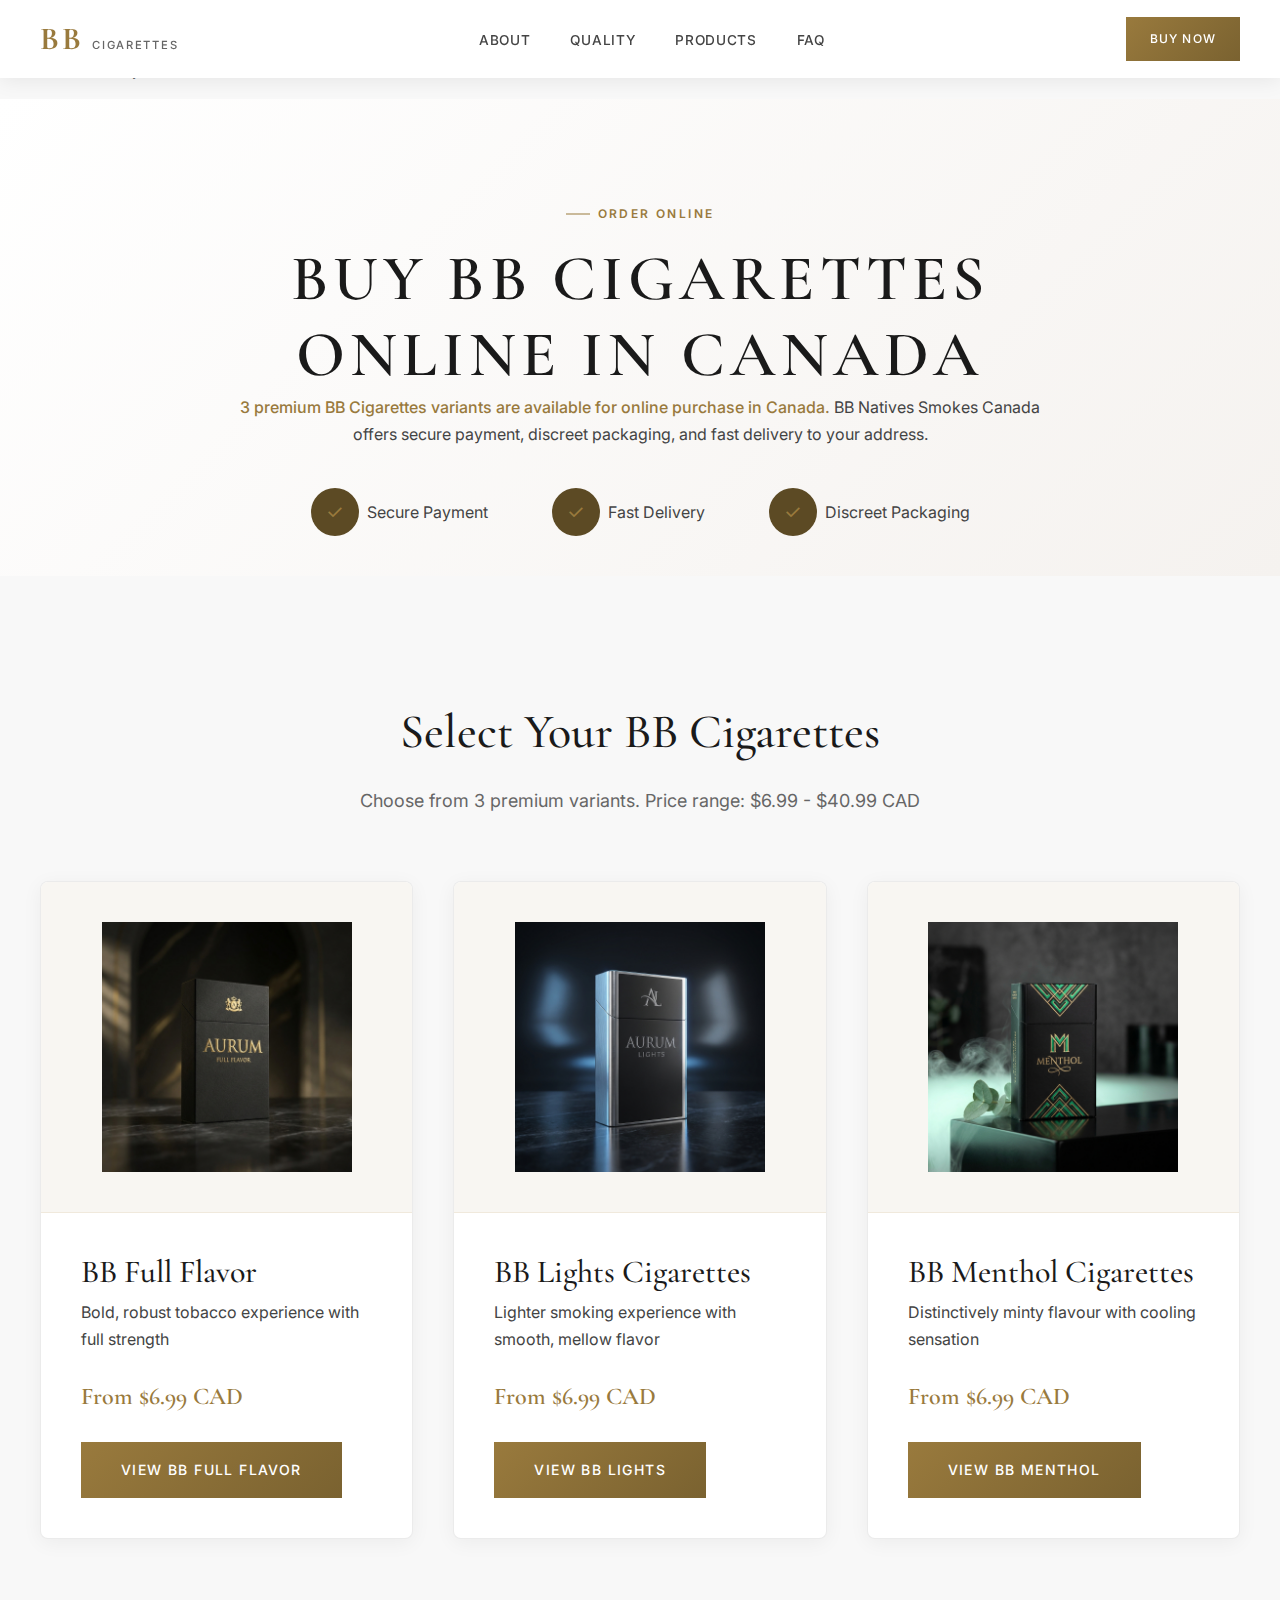
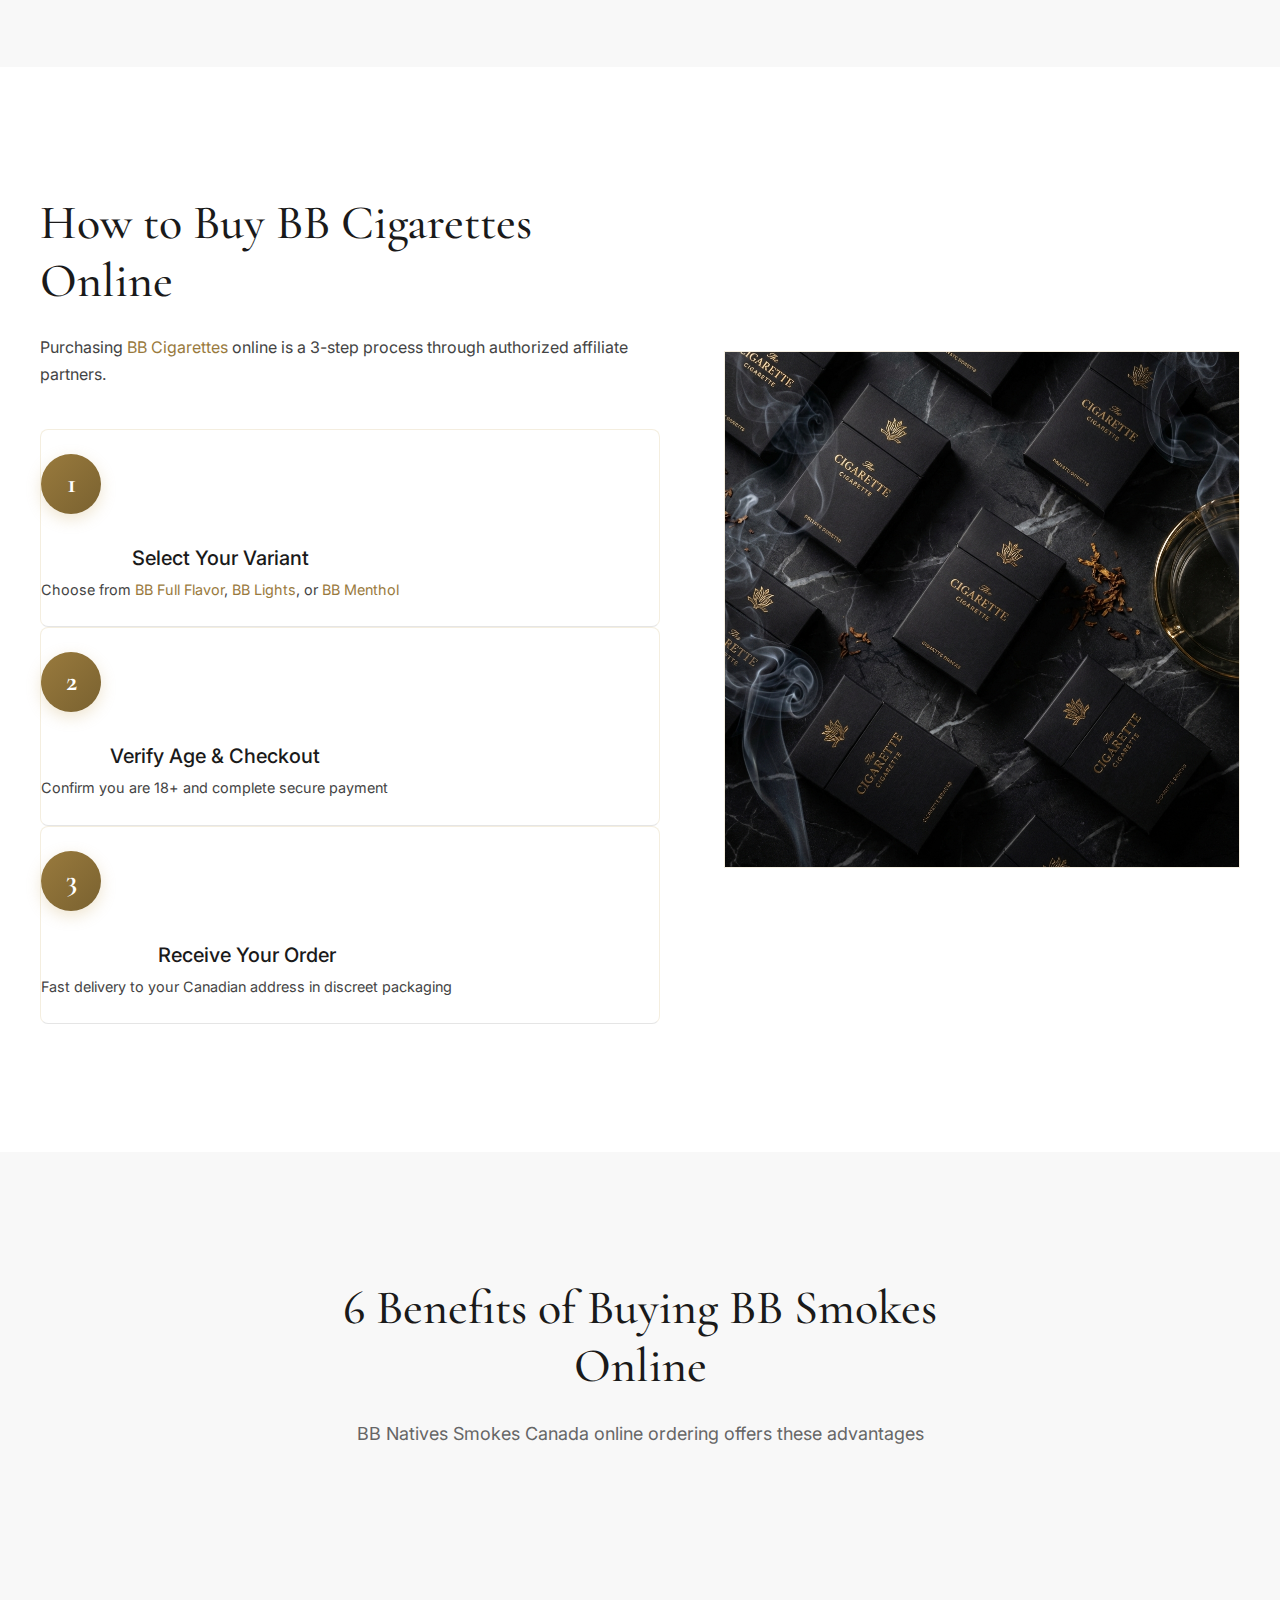
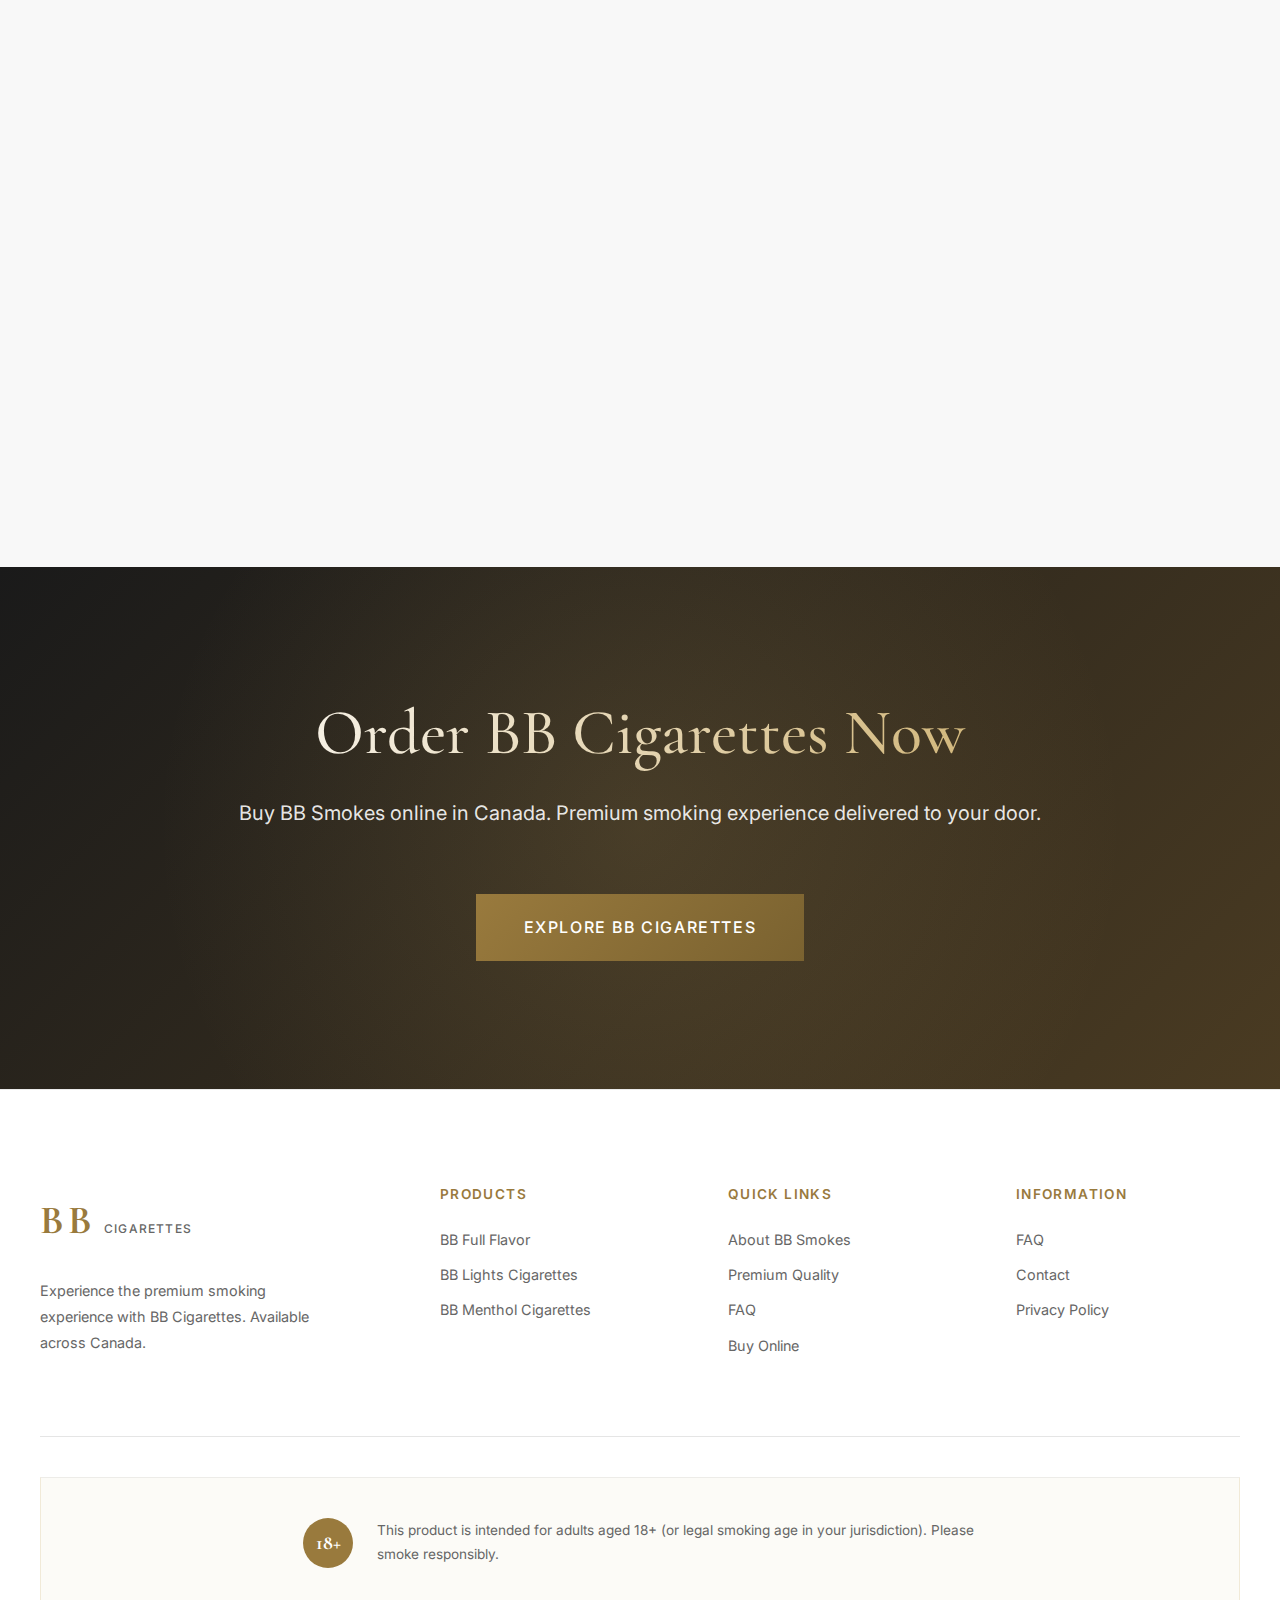
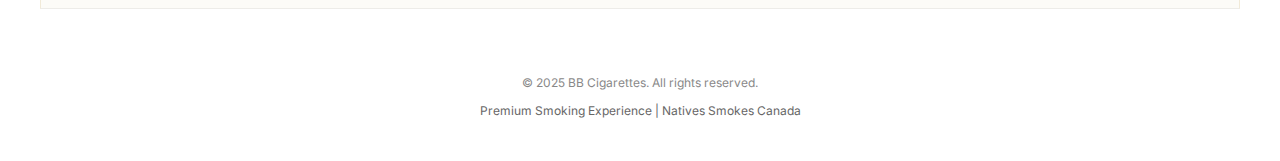
<file: buy-bb-cigarettes-online.html>
<!DOCTYPE html>
<html lang="en">

<head>
    <meta charset="UTF-8">
    <meta name="viewport" content="width=device-width, initial-scale=1.0">

    <!-- Primary Meta Tags -->
    <title>Buy BB Cigarettes Online in Canada | BB Smokes | Fast Delivery</title>
    <meta name="title" content="Buy BB Cigarettes Online in Canada | BB Smokes | Fast Delivery">
    <meta name="description"
        content="Buy BB Cigarettes online in Canada. BB Full Flavor, BB Lights, and BB Menthol available. Secure payment, fast delivery. BB Natives Smokes Canada - Premium smoking experience.">
    <meta name="keywords"
        content="Buy BB Cigarettes Online, BB Natives Smokes Canada, BB Cigarettes Online, order BB Cigarettes, BB Smokes near me, BB Smokes price, buy BB Smokes online">
    <meta name="robots" content="index, follow">
    <meta name="author" content="BB Cigarettes">

    <!-- Canonical URL -->
    <link rel="canonical" href="https://bbcigarettes.ca/buy-bb-cigarettes-online.html">

    <!-- Open Graph -->
    <meta property="og:type" content="website">
    <meta property="og:url" content="https://bbcigarettes.ca/buy-bb-cigarettes-online.html">
    <meta property="og:title" content="Buy BB Cigarettes Online in Canada | Fast Delivery">
    <meta property="og:description"
        content="Buy BB Cigarettes online in Canada. BB Full Flavor, BB Lights, BB Menthol. Secure payment, fast delivery.">
    <meta property="og:image" content="https://bbcigarettes.ca/images/online-order.png">

    <!-- Twitter -->
    <meta property="twitter:card" content="summary_large_image">
    <meta property="twitter:title" content="Buy BB Cigarettes Online in Canada">
    <meta property="twitter:description" content="Buy BB Cigarettes online. 3 variants. Secure payment, fast delivery.">
    <meta property="twitter:image" content="https://bbcigarettes.ca/images/online-order.png">

    <!-- Fonts -->
    <link rel="preconnect" href="https://fonts.googleapis.com">
    <link rel="preconnect" href="https://fonts.gstatic.com" crossorigin>
    <link
        href="https://fonts.googleapis.com/css2?family=Cormorant+Garamond:wght@400;500;600;700&family=Inter:wght@300;400;500;600&display=swap"
        rel="stylesheet">
    <link rel="stylesheet" href="styles.css">

    <!-- Schema.org -->
    <script type="application/ld+json">
    {
        "@context": "https://schema.org",
        "@type": "WebPage",
        "name": "Buy BB Cigarettes Online in Canada",
        "description": "Purchase BB Cigarettes online. BB Full Flavor, BB Lights, and BB Menthol available with secure payment and fast delivery across Canada.",
        "url": "https://bbcigarettes.ca/buy-bb-cigarettes-online.html"
    }
    </script>

    <script type="application/ld+json">
    {
        "@context": "https://schema.org",
        "@type": "BreadcrumbList",
        "itemListElement": [
            {
                "@type": "ListItem",
                "position": 1,
                "name": "Home",
                "item": "https://bbcigarettes.ca/"
            },
            {
                "@type": "ListItem",
                "position": 2,
                "name": "Buy Online",
                "item": "https://bbcigarettes.ca/buy-bb-cigarettes-online.html"
            }
        ]
    }
    </script>
</head>

<body>
    <!-- HEADER NAVIGATION -->
    <header class="header header-scrolled" id="header">
        <div class="header-container">
            <a href="index.html" class="header-logo">
                <span class="logo-text">BB</span>
                <span class="logo-tagline">Cigarettes</span>
            </a>
            <nav class="header-nav">
                <ul class="nav-list">
                    <li><a href="index.html#about" class="nav-link">About</a></li>
                    <li><a href="index.html#quality" class="nav-link">Quality</a></li>
                    <li><a href="https://1smokes.ca/bb-cigarettes/" class="nav-link">Products</a></li>
                    <li><a href="index.html#faq" class="nav-link">FAQ</a></li>
                </ul>
            </nav>
            <a href="https://1smokes.ca/bb-cigarettes/" class="btn btn-primary header-cta">Buy Now</a>
            <button class="mobile-menu-toggle" id="mobileMenuToggle" aria-label="Toggle menu">
                <span></span>
                <span></span>
                <span></span>
            </button>
        </div>
    </header>

    <!-- MOBILE NAVIGATION -->
    <div class="mobile-nav" id="mobileNav">
        <ul class="mobile-nav-list">
            <li><a href="index.html#about" class="mobile-nav-link">About</a></li>
            <li><a href="index.html#quality" class="mobile-nav-link">Quality</a></li>
            <li><a href="https://1smokes.ca/bb-cigarettes/" class="mobile-nav-link">Products</a></li>
            <li><a href="index.html#faq" class="mobile-nav-link">FAQ</a></li>
            <li><a href="https://1smokes.ca/bb-cigarettes/" class="btn btn-primary mobile-cta">Buy BB Cigarettes
                    Online</a></li>
        </ul>
    </div>

    <!-- BREADCRUMB -->
    <nav class="breadcrumb">
        <div class="container">
            <a href="index.html">Home</a> <span>/</span> <span class="current">Buy Online</span>
        </div>
    </nav>

    <!-- BUY HERO SECTION -->
    <section class="buy-hero">
        <div class="container">
            <div class="buy-hero-content">
                <span class="section-label">Order Online</span>
                <h1>Buy BB Cigarettes Online in Canada</h1>
                <p><strong>3 premium BB Cigarettes variants are available for online purchase in Canada.</strong> BB
                    Natives Smokes Canada offers secure payment, discreet packaging, and fast delivery to your address.
                </p>
                <div class="buy-features">
                    <div class="buy-feature">
                        <span class="feature-icon">✓</span>
                        <span>Secure Payment</span>
                    </div>
                    <div class="buy-feature">
                        <span class="feature-icon">✓</span>
                        <span>Fast Delivery</span>
                    </div>
                    <div class="buy-feature">
                        <span class="feature-icon">✓</span>
                        <span>Discreet Packaging</span>
                    </div>
                </div>
            </div>
        </div>
    </section>

    <!-- PRODUCT SELECTION -->
    <section class="product-selection" id="order-section">
        <div class="container">
            <div class="section-header">
                <h2>Select Your BB Cigarettes</h2>
                <p>Choose from 3 premium variants. Price range: $6.99 - $40.99 CAD</p>
            </div>

            <div class="product-cards">
                <!-- BB Full Flavor -->
                <div class="order-card">
                    <div class="order-image">
                        <img src="images/full-flavor-pack.png" alt="BB Full Flavor Cigarettes">
                    </div>
                    <div class="order-content">
                        <h3><a href="https://1smokes.ca/bb-cigarettes-online/">BB Full Flavor</a></h3>
                        <p>Bold, robust tobacco experience with full strength</p>
                        <div class="order-price">From $6.99 CAD</div>
                        <a href="https://1smokes.ca/bb-cigarettes-online/" class="btn btn-primary">View BB Full
                            Flavor</a>
                    </div>
                </div>

                <!-- BB Lights -->
                <div class="order-card">
                    <div class="order-image">
                        <img src="images/lights-pack.png" alt="BB Lights Cigarettes">
                    </div>
                    <div class="order-content">
                        <h3><a href="https://1smokes.ca/bb-lights-cigarettes/">BB Lights Cigarettes</a></h3>
                        <p>Lighter smoking experience with smooth, mellow flavor</p>
                        <div class="order-price">From $6.99 CAD</div>
                        <a href="https://1smokes.ca/bb-lights-cigarettes/" class="btn btn-primary">View BB Lights</a>
                    </div>
                </div>

                <!-- BB Menthol -->
                <div class="order-card">
                    <div class="order-image">
                        <img src="images/menthol-pack.png" alt="BB Menthol Cigarettes">
                    </div>
                    <div class="order-content">
                        <h3><a href="https://1smokes.ca/bb-canadian-blend-cigarettes-menthol/">BB Menthol Cigarettes</a>
                        </h3>
                        <p>Distinctively minty flavour with cooling sensation</p>
                        <div class="order-price">From $6.99 CAD</div>
                        <a href="https://1smokes.ca/bb-canadian-blend-cigarettes-menthol/" class="btn btn-primary">View
                            BB Menthol</a>
                    </div>
                </div>
            </div>
        </div>
    </section>

    <!-- HOW TO ORDER -->
    <section class="how-to-order">
        <div class="container">
            <div class="order-steps-grid">
                <div class="order-steps-content">
                    <h2>How to Buy BB Cigarettes Online</h2>
                    <p>Purchasing <a href="index.html">BB Cigarettes</a> online is a 3-step process through authorized
                        affiliate partners.</p>

                    <div class="order-steps">
                        <div class="step">
                            <span class="step-number">1</span>
                            <div class="step-content">
                                <h4>Select Your Variant</h4>
                                <p>Choose from <a href="https://1smokes.ca/bb-cigarettes-online/">BB Full Flavor</a>, <a
                                        href="https://1smokes.ca/bb-lights-cigarettes/">BB Lights</a>, or <a
                                        href="https://1smokes.ca/bb-canadian-blend-cigarettes-menthol/">BB Menthol</a>
                                </p>
                            </div>
                        </div>
                        <div class="step">
                            <span class="step-number">2</span>
                            <div class="step-content">
                                <h4>Verify Age & Checkout</h4>
                                <p>Confirm you are 18+ and complete secure payment</p>
                            </div>
                        </div>
                        <div class="step">
                            <span class="step-number">3</span>
                            <div class="step-content">
                                <h4>Receive Your Order</h4>
                                <p>Fast delivery to your Canadian address in discreet packaging</p>
                            </div>
                        </div>
                    </div>
                </div>
                <div class="order-steps-image">
                    <img src="images/online-order.png" alt="Buy BB Cigarettes Online Canada">
                </div>
            </div>
        </div>
    </section>

    <!-- WHY BUY ONLINE -->
    <section class="why-buy-online">
        <div class="container">
            <div class="section-header">
                <h2>6 Benefits of Buying BB Smokes Online</h2>
                <p>BB Natives Smokes Canada online ordering offers these advantages</p>
            </div>

            <div class="benefits-grid">
                <div class="benefit-item">
                    <span class="benefit-number">01</span>
                    <h4>Full Product Range</h4>
                    <p>Access all 3 BB Cigarettes variants: Full Flavor, Lights, Menthol</p>
                </div>
                <div class="benefit-item">
                    <span class="benefit-number">02</span>
                    <h4>Competitive Pricing</h4>
                    <p>BB Smokes price starts from $6.99 CAD per pack</p>
                </div>
                <div class="benefit-item">
                    <span class="benefit-number">03</span>
                    <h4>Home Delivery</h4>
                    <p>No need to visit physical retailers. Order from anywhere in Canada</p>
                </div>
                <div class="benefit-item">
                    <span class="benefit-number">04</span>
                    <h4>Secure Transactions</h4>
                    <p>Protected payment processing for all BB Cigarettes orders</p>
                </div>
                <div class="benefit-item">
                    <span class="benefit-number">05</span>
                    <h4>Discreet Packaging</h4>
                    <p>Privacy-conscious shipping for all BB Smokes deliveries</p>
                </div>
                <div class="benefit-item">
                    <span class="benefit-number">06</span>
                    <h4>24/7 Availability</h4>
                    <p>Order BB Cigarettes online anytime. No store hours restrictions</p>
                </div>
            </div>
        </div>
    </section>

    <!-- FINAL CTA -->
    <section class="final-cta">
        <div class="container">
            <div class="cta-content">
                <h2>Order BB Cigarettes Now</h2>
                <p>Buy BB Smokes online in Canada. Premium smoking experience delivered to your door.</p>
                <a href="https://1smokes.ca/bb-cigarettes/" class="btn btn-primary btn-large">Explore BB Cigarettes</a>
            </div>
        </div>
    </section>

    <!-- FOOTER -->
    <footer class="footer">
        <div class="container">
            <div class="footer-grid">
                <div class="footer-brand">
                    <a href="index.html" class="footer-logo">
                        <span class="logo-text">BB</span>
                        <span class="logo-tagline">Cigarettes</span>
                    </a>
                    <p class="footer-description">Experience the premium smoking experience with BB Cigarettes.
                        Available across Canada.</p>
                </div>
                <div class="footer-links">
                    <h4>Products</h4>
                    <ul>
                        <li><a href="https://1smokes.ca/bb-cigarettes-online/">BB Full Flavor</a></li>
                        <li><a href="https://1smokes.ca/bb-lights-cigarettes/">BB Lights Cigarettes</a></li>
                        <li><a href="https://1smokes.ca/bb-canadian-blend-cigarettes-menthol/">BB Menthol Cigarettes</a>
                        </li>
                    </ul>
                </div>
                <div class="footer-links">
                    <h4>Quick Links</h4>
                    <ul>
                        <li><a href="index.html#about">About BB Smokes</a></li>
                        <li><a href="index.html#quality">Premium Quality</a></li>
                        <li><a href="index.html#faq">FAQ</a></li>
                        <li><a href="https://1smokes.ca/bb-cigarettes/">Buy Online</a></li>
                    </ul>
                </div>
                <div class="footer-links">
                    <h4>Information</h4>
                    <ul>
                        <li><a href="index.html#faq">FAQ</a></li>
                        <li><a href="#">Contact</a></li>
                        <li><a href="#">Privacy Policy</a></li>
                    </ul>
                </div>
            </div>
            <div class="footer-age-notice">
                <div class="age-badge">18+</div>
                <p>This product is intended for adults aged 18+ (or legal smoking age in your jurisdiction). Please
                    smoke responsibly.</p>
            </div>
            <div class="footer-bottom">
                <p>&copy; 2025 BB Cigarettes. All rights reserved.</p>
                <p class="footer-tagline">Premium Smoking Experience | Natives Smokes Canada</p>
            </div>
        </div>
    </footer>

    <!-- JAVASCRIPT -->
    <script>
        const header = document.getElementById('header');
        window.addEventListener('scroll', function () {
            if (window.pageYOffset > 100) {
                header.classList.add('header-scrolled');
            } else {
                header.classList.remove('header-scrolled');
            }
        });

        const mobileMenuToggle = document.getElementById('mobileMenuToggle');
        const mobileNav = document.getElementById('mobileNav');

        mobileMenuToggle.addEventListener('click', function () {
            mobileMenuToggle.classList.toggle('active');
            mobileNav.classList.toggle('active');
            document.body.classList.toggle('no-scroll');
        });

        const mobileNavLinks = document.querySelectorAll('.mobile-nav-link, .mobile-cta');
        mobileNavLinks.forEach(link => {
            link.addEventListener('click', function () {
                mobileMenuToggle.classList.remove('active');
                mobileNav.classList.remove('active');
                document.body.classList.remove('no-scroll');
            });
        });

        // Smooth scroll
        document.querySelectorAll('a[href^="#"]').forEach(anchor => {
            anchor.addEventListener('click', function (e) {
                const href = this.getAttribute('href');
                if (href !== '#' && href !== '#affiliate-link') {
                    e.preventDefault();
                    const target = document.querySelector(href);
                    if (target) {
                        const headerHeight = header.offsetHeight;
                        window.scrollTo({
                            top: target.offsetTop - headerHeight - 20,
                            behavior: 'smooth'
                        });
                    }
                }
            });
        });
    </script>

</body>

</html>
</file>
<file: styles.css>
/* ============================
   BB Cigarettes - Premium Landing Page
   Minimal Light Theme with Gold Accents
   ============================ */

/* CSS Variables */
:root {
    /* Light Theme - Inverted Colors */
    --color-black: #ffffff;
    --color-charcoal: #f8f8f8;
    --color-dark-brown: #f5f2ef;
    --color-medium-brown: #ebe6e0;
    --color-gold: #997a3d;
    --color-gold-light: #b8944d;
    --color-gold-dark: #7a6230;
    --color-white: #1a1a1a;
    --color-off-white: #2a2a2a;
    --color-gray: #666666;
    --color-gray-dark: #888888;
    --color-gray-light: #444444;

    --font-heading: 'Cormorant Garamond', Georgia, serif;
    --font-body: 'Inter', -apple-system, BlinkMacSystemFont, sans-serif;

    --spacing-xs: 0.5rem;
    --spacing-sm: 1rem;
    --spacing-md: 1.5rem;
    --spacing-lg: 2.5rem;
    --spacing-xl: 4rem;
    --spacing-2xl: 6rem;
    --spacing-3xl: 8rem;

    --transition-smooth: all 0.4s cubic-bezier(0.25, 0.46, 0.45, 0.94);
    --transition-fast: all 0.2s ease;
}

/* Reset & Base */
*,
*::before,
*::after {
    box-sizing: border-box;
    margin: 0;
    padding: 0;
}

html {
    font-size: 16px;
    scroll-behavior: smooth;
}

body {
    font-family: var(--font-body);
    font-weight: 400;
    line-height: 1.7;
    color: var(--color-off-white);
    background-color: var(--color-black);
    -webkit-font-smoothing: antialiased;
    -moz-osx-font-smoothing: grayscale;
}

/* Typography */
h1,
h2,
h3,
h4,
h5,
h6 {
    font-family: var(--font-heading);
    font-weight: 500;
    line-height: 1.2;
    color: var(--color-white);
}

h1 {
    font-size: clamp(2.5rem, 5vw, 4rem);
    font-weight: 600;
    letter-spacing: 0.08em;
    text-transform: uppercase;
}

h2 {
    font-size: clamp(2rem, 4vw, 3rem);
    margin-bottom: var(--spacing-md);
}

h3 {
    font-size: clamp(1.5rem, 2.5vw, 2rem);
    margin-bottom: var(--spacing-sm);
}

h4 {
    font-size: 1.25rem;
    font-family: var(--font-body);
    font-weight: 500;
    margin-bottom: var(--spacing-xs);
}

p {
    margin-bottom: var(--spacing-sm);
    color: var(--color-gray-light);
}

strong {
    color: var(--color-gold);
    font-weight: 500;
}

a {
    text-decoration: none;
    color: inherit;
}

img {
    max-width: 100%;
    height: auto;
    display: block;
}

/* Container */
.container {
    max-width: 1280px;
    margin: 0 auto;
    padding: 0 var(--spacing-lg);
}

/* Section Labels */
.section-label {
    display: inline-block;
    font-size: 0.75rem;
    font-weight: 600;
    letter-spacing: 0.2em;
    text-transform: uppercase;
    color: var(--color-gold);
    margin-bottom: var(--spacing-sm);
    position: relative;
    padding-left: 2rem;
}

.section-label::before {
    content: '';
    position: absolute;
    left: 0;
    top: 50%;
    transform: translateY(-50%);
    width: 1.5rem;
    height: 1px;
    background: var(--color-gold);
}

/* Section Header */
.section-header {
    text-align: center;
    max-width: 700px;
    margin: 0 auto var(--spacing-xl);
}

.section-header p {
    font-size: 1.125rem;
    color: var(--color-gray);
}

/* Buttons */
.btn {
    display: inline-flex;
    align-items: center;
    justify-content: center;
    padding: 1rem 2.5rem;
    font-family: var(--font-body);
    font-size: 0.875rem;
    font-weight: 500;
    letter-spacing: 0.1em;
    text-transform: uppercase;
    border: none;
    cursor: pointer;
    transition: var(--transition-smooth);
    position: relative;
    overflow: hidden;
}

.btn-primary {
    background: linear-gradient(135deg, var(--color-gold) 0%, var(--color-gold-dark) 100%);
    color: var(--color-black);
}

.btn-primary:hover {
    background: linear-gradient(135deg, var(--color-gold-light) 0%, var(--color-gold) 100%);
    transform: translateY(-2px);
    box-shadow: 0 10px 30px rgba(201, 169, 98, 0.3);
}

.btn-secondary {
    background: transparent;
    color: var(--color-off-white);
    border: 1px solid rgba(0, 0, 0, 0.2);
}

.btn-secondary:hover {
    border-color: var(--color-gold);
    color: var(--color-gold);
}

.btn-outline {
    background: transparent;
    color: var(--color-gold);
    border: 1px solid var(--color-gold);
}

.btn-outline:hover {
    background: var(--color-gold);
    color: var(--color-black);
}

.btn-large {
    padding: 1.25rem 3rem;
    font-size: 1rem;
}

/* ============================
   HERO SECTION
   ============================ */
.hero {
    min-height: 100vh;
    display: flex;
    justify-content: center;
    align-items: center;
    background: linear-gradient(135deg, var(--color-black) 0%, var(--color-dark-brown) 100%);
    position: relative;
    overflow: hidden;
}

.hero-container {
    width: 100%;
    max-width: 1280px;
    padding: 0 var(--spacing-lg);
    display: grid;
    grid-template-columns: 1fr 1fr;
    align-items: center;
    height: 100%;
}

.hero-overlay {
    position: absolute;
    inset: 0;
    background:
        radial-gradient(ellipse at 20% 50%, rgba(201, 169, 98, 0.08) 0%, transparent 50%),
        radial-gradient(ellipse at 80% 80%, rgba(201, 169, 98, 0.05) 0%, transparent 40%);
    pointer-events: none;
}

.hero-content {
    padding: var(--spacing-xl) var(--spacing-md);
    z-index: 1;
}

.hero-badge {
    display: inline-block;
    font-size: 0.7rem;
    font-weight: 600;
    letter-spacing: 0.3em;
    text-transform: uppercase;
    color: var(--color-gold);
    padding: 0.5rem 1rem;
    border: 1px solid var(--color-gold);
    margin-bottom: var(--spacing-lg);
}

.hero-title {
    margin-bottom: var(--spacing-md);
    background: linear-gradient(135deg, var(--color-white) 0%, var(--color-gold) 100%);
    -webkit-background-clip: text;
    -webkit-text-fill-color: transparent;
    background-clip: text;
}

.hero-subtitle {
    font-size: 1.25rem;
    line-height: 1.8;
    max-width: 500px;
    margin-bottom: var(--spacing-xl);
    color: var(--color-gray-light);
}

.hero-ctas {
    display: flex;
    gap: var(--spacing-sm);
    flex-wrap: wrap;
}

.hero-image {
    height: 100%;
    display: flex;
    align-items: center;
    justify-content: center;
    padding: var(--spacing-xl);
}

.hero-image img {
    max-height: 65vh;
    object-fit: contain;
    filter: drop-shadow(0 20px 60px rgba(0, 0, 0, 0.5));
    animation: float 6s ease-in-out infinite;
}

@keyframes float {

    0%,
    100% {
        transform: translateY(0);
    }

    50% {
        transform: translateY(-20px);
    }
}

/* ============================
   INTRODUCTION SECTION
   ============================ */
.introduction {
    padding: var(--spacing-3xl) 0;
    background: var(--color-charcoal);
}

.intro-grid {
    display: grid;
    grid-template-columns: 1.2fr 1fr;
    gap: var(--spacing-xl);
    align-items: center;
}

.intro-content h2 {
    max-width: 500px;
}

.intro-features {
    margin-top: var(--spacing-xl);
    display: flex;
    flex-direction: column;
    gap: var(--spacing-md);
}

.feature-item {
    display: flex;
    gap: var(--spacing-md);
    align-items: flex-start;
    padding: var(--spacing-md);
    background: #f0e9dc;
    border-left: 3px solid var(--color-gold);
    transition: var(--transition-smooth);
    border-radius: 0 8px 8px 0;
}

.feature-item:hover {
    background: #e8dece;
    transform: translateX(5px);
    box-shadow: 0 4px 15px rgba(0, 0, 0, 0.08);
}

.feature-icon {
    width: 48px;
    height: 48px;
    display: flex;
    align-items: center;
    justify-content: center;
    background: #5c4a24;
    border-radius: 50%;
    flex-shrink: 0;
}

.feature-icon svg {
    width: 24px;
    height: 24px;
    stroke: #ffffff;
}

.feature-text h4 {
    color: var(--color-white);
    margin-bottom: var(--spacing-xs);
}

.feature-text p {
    margin: 0;
    font-size: 0.9rem;
    color: var(--color-gray);
}

.intro-image {
    position: relative;
}

.intro-image::before {
    content: '';
    position: absolute;
    inset: 20px;
    border: 1px solid var(--color-gold);
    opacity: 0.3;
    z-index: -1;
}

.intro-image img {
    filter: grayscale(30%);
    transition: var(--transition-smooth);
}

.intro-image:hover img {
    filter: grayscale(0%);
}

/* ============================
   BRAND SECTION
   ============================ */
.brand-section {
    padding: var(--spacing-3xl) 0;
    background: linear-gradient(180deg, var(--color-black) 0%, var(--color-dark-brown) 100%);
    text-align: center;
}

.brand-content {
    max-width: 800px;
    margin: 0 auto;
}

.brand-content p {
    font-size: 1.125rem;
    line-height: 1.9;
}

.brand-stats {
    display: flex;
    justify-content: center;
    gap: var(--spacing-xl);
    margin-top: var(--spacing-xl);
    padding-top: var(--spacing-xl);
    border-top: 1px solid rgba(201, 169, 98, 0.2);
}

.stat-item {
    display: flex;
    flex-direction: column;
    align-items: center;
}

.stat-number {
    font-family: var(--font-heading);
    font-size: 3rem;
    font-weight: 600;
    color: var(--color-gold);
    line-height: 1;
}

.stat-label {
    font-size: 0.75rem;
    font-weight: 600;
    letter-spacing: 0.15em;
    text-transform: uppercase;
    color: var(--color-gray);
    margin-top: var(--spacing-xs);
}

/* ============================
   QUALITY SECTION
   ============================ */
.quality-section {
    padding: var(--spacing-3xl) 0;
    background: var(--color-charcoal);
}

.quality-grid {
    display: grid;
    grid-template-columns: 1fr 1.2fr;
    gap: var(--spacing-xl);
    align-items: center;
}

.quality-image {
    position: relative;
}

.quality-image::after {
    content: '';
    position: absolute;
    bottom: -20px;
    right: -20px;
    width: 60%;
    height: 60%;
    border: 1px solid var(--color-gold);
    opacity: 0.3;
    z-index: -1;
}

.quality-list {
    list-style: none;
    margin: var(--spacing-lg) 0;
}

.quality-list li {
    display: flex;
    align-items: flex-start;
    gap: var(--spacing-sm);
    padding: var(--spacing-sm) 0;
    border-bottom: 1px solid rgba(0, 0, 0, 0.1);
    color: var(--color-gray-light);
}

.list-icon {
    width: 8px;
    height: 8px;
    background: var(--color-gold);
    border-radius: 50%;
    margin-top: 8px;
    flex-shrink: 0;
}

/* ============================
   VARIANTS SECTION
   ============================ */
.variants-section {
    padding: var(--spacing-3xl) 0;
    background: linear-gradient(180deg, var(--color-dark-brown) 0%, var(--color-black) 100%);
}

.variants-grid {
    display: flex;
    flex-direction: column;
    gap: var(--spacing-2xl);
    max-width: 1000px;
    margin: 0 auto;
}

.variant-card {
    background: linear-gradient(180deg, var(--color-charcoal) 0%, var(--color-medium-brown) 100%);
    border: 1px solid rgba(201, 169, 98, 0.1);
    border-radius: 12px;
    overflow: hidden;
    transition: var(--transition-smooth);
    display: flex;
    align-items: center;
}

.variant-card:nth-child(even) {
    flex-direction: row-reverse;
}

.variant-card:hover {
    border-color: var(--color-gold);
    box-shadow: 0 20px 60px rgba(0, 0, 0, 0.4);
}

.variant-image {
    flex: 1;
    padding: var(--spacing-xl);
    background: linear-gradient(135deg, rgba(201, 169, 98, 0.05) 0%, transparent 100%);
    text-align: center;
    display: flex;
    justify-content: center;
    align-items: center;
    min-height: 400px;
}

.variant-image img {
    margin: 0 auto;
    max-width: 100%;
    max-height: 350px;
    object-fit: contain;
    transition: var(--transition-smooth);
}

.variant-card:hover .variant-image img {
    transform: scale(1.05);
}

.variant-content {
    flex: 1;
    padding: var(--spacing-xl);
    text-align: left;
}

.variant-label {
    font-size: 0.7rem;
    font-weight: 600;
    letter-spacing: 0.2em;
    text-transform: uppercase;
    color: var(--color-gold);
}

.variant-specs {
    list-style: none;
    margin: var(--spacing-md) 0;
    padding: var(--spacing-md) 0;
    border-top: 1px solid rgba(0, 0, 0, 0.1);
    border-bottom: 1px solid rgba(0, 0, 0, 0.1);
}

.variant-specs li {
    font-size: 0.9rem;
    color: var(--color-gray-light);
    padding: var(--spacing-xs) 0;
}

.variant-specs strong {
    color: var(--color-white);
    font-weight: 500;
}

@media (max-width: 768px) {
    .variant-card {
        flex-direction: column;
    }

    .variant-card:nth-child(even) {
        flex-direction: column;
    }

    .variant-image {
        width: 100%;
        min-height: auto;
        padding: var(--spacing-lg);
    }

    .variant-content {
        width: 100%;
        padding: var(--spacing-lg);
        text-align: center;
    }
}

/* ============================
   BENEFITS SECTION
   ============================ */
.benefits-section {
    padding: var(--spacing-3xl) 0;
    background: var(--color-charcoal);
}

.benefits-grid {
    display: grid;
    grid-template-columns: repeat(3, 1fr);
    gap: var(--spacing-lg);
}

.benefit-item {
    padding: var(--spacing-lg);
    background: #fff;
    border: 1px solid rgba(201, 169, 98, 0.15);
    transition: var(--transition-smooth);
    position: relative;
    border-radius: 4px;
    box-shadow: 0 15px 40px rgba(153, 122, 61, 0.15);
    /* Slightly sharper for premium feel */
    overflow: hidden;

    /* Animation Initial State */
    opacity: 0;
    transform: translateY(30px);
    animation: fadeInUp 0.8s cubic-bezier(0.2, 0.8, 0.2, 1) forwards;
}

/* Staggered Animation Delays */
.benefit-item:nth-child(1) {
    animation-delay: 0.1s;
}

.benefit-item:nth-child(2) {
    animation-delay: 0.2s;
}

.benefit-item:nth-child(3) {
    animation-delay: 0.3s;
}

.benefit-item:nth-child(4) {
    animation-delay: 0.4s;
}

.benefit-item:nth-child(5) {
    animation-delay: 0.5s;
}

.benefit-item:nth-child(6) {
    animation-delay: 0.6s;
}

/* Keyframes */
@keyframes fadeInUp {
    to {
        opacity: 1;
        transform: translateY(0);
    }
}

.benefit-item::before {
    content: '';
    position: absolute;
    top: 0;
    left: 0;
    width: 3px;
    height: 100%;
    background: var(--color-gold);
    transform: scaleY(0);
    transform-origin: bottom;
    transition: transform 0.4s ease;
}

.benefit-item:hover,
.benefit-item:active {
    border-color: rgba(201, 169, 98, 0.4);
}

.benefit-item:hover::before,
.benefit-item:active::before {
    transform: scaleY(1);
}

.benefit-number {
    display: block;
    font-family: var(--font-heading);
    font-size: 3.5rem;
    font-weight: 700;
    color: var(--color-gold);
    /* Increased opacity for better contrast */
    line-height: 1;
    margin-bottom: var(--spacing-sm);
    transition: var(--transition-smooth);
}

/* Removed color change on hover as it is now default */

.benefit-item h4 {
    color: var(--color-gold-dark);
    /* Darker heading for contrast */
    margin-bottom: var(--spacing-xs);
    font-family: var(--font-heading);
    font-size: 1.5rem;
    transition: color 0.3s ease;
}

/* Removed color change on hover as it is now default */

.benefit-item p {
    font-size: 0.95rem;
    color: var(--color-gray-light);
    line-height: 1.7;
    margin: 0;
}

/* ============================
   PURCHASE SECTION
   ============================ */
.purchase-section {
    padding: var(--spacing-xl) 0;
    background: linear-gradient(135deg, var(--color-black) 0%, var(--color-dark-brown) 100%);
}

.purchase-grid {
    display: block;
    max-width: 900px;
    margin: 0 auto;
}

.purchase-content {
    text-align: center;
}

.purchase-content h2 {
    max-width: 100%;
}

.purchase-steps {
    margin: var(--spacing-xl) 0;
    display: grid;
    grid-template-columns: repeat(3, 1fr);
    gap: var(--spacing-md);
    text-align: left;
}

.step {
    display: flex;
    flex-direction: column;
    align-items: center;
    gap: var(--spacing-sm);
    padding: var(--spacing-lg) var(--spacing-md);
    background: rgba(255, 255, 255, 0.05);
    /* Very subtle light bg on dark theme */
    border: 1px solid rgba(201, 169, 98, 0.2);
    border-radius: 8px;
    transition: var(--transition-smooth);
    text-align: center;
    height: 100%;
}

.step:hover {
    transform: translateY(-5px);
    border-color: var(--color-gold);
    background: rgba(201, 169, 98, 0.05);
    box-shadow: 0 10px 30px rgba(0, 0, 0, 0.2);
}

.step-number {
    width: 60px;
    height: 60px;
    display: flex;
    align-items: center;
    justify-content: center;
    background: linear-gradient(135deg, var(--color-gold) 0%, var(--color-gold-dark) 100%);
    color: var(--color-black);
    font-family: var(--font-heading);
    font-size: 1.75rem;
    font-weight: 700;
    border-radius: 50%;
    margin-bottom: var(--spacing-xs);
    box-shadow: 0 5px 15px rgba(201, 169, 98, 0.3);
}

.step-text {
    font-size: 1.05rem;
    color: var(--color-gray-light);
    line-height: 1.6;
    font-weight: 500;
}

.purchase-image {
    position: relative;
}

.purchase-image::before {
    content: '';
    position: absolute;
    top: 20px;
    left: 20px;
    right: -20px;
    bottom: -20px;
    border: 1px solid var(--color-gold);
    opacity: 0.2;
}

/* ============================
   FAQ SECTION
   ============================ */
.faq-section {
    padding: var(--spacing-3xl) 0;
    background: var(--color-charcoal);
}

.faq-grid {
    display: grid;
    grid-template-columns: repeat(2, 1fr);
    gap: var(--spacing-lg);
}

.faq-item {
    padding: var(--spacing-lg);
    background: #f0e9dc;
    position: relative;
    transition: var(--transition-smooth);
    border-radius: 4px;
    overflow: hidden;
}

.faq-item::before {
    content: '';
    position: absolute;
    top: 0;
    left: 0;
    width: 4px;
    height: 100%;
    background: var(--color-gold);
    transform: scaleY(0);
    transform-origin: bottom;
    transition: transform 0.4s ease;
}

.faq-item:hover {
    background: #f0e9dc;
    transform: translateY(-5px);
    box-shadow: 0 10px 30px rgba(0, 0, 0, 0.1);
}

.faq-item:hover::before {
    transform: scaleY(1);
}

.faq-item h4 {
    color: var(--color-white);
    font-size: 1.125rem;
    margin-bottom: var(--spacing-sm);
    font-weight: 600;
}

.faq-item p {
    margin: 0;
    font-size: 0.95rem;
    line-height: 1.8;
    color: var(--color-gray-light);
}

/* ============================
   FINAL CTA SECTION
   ============================ */
.final-cta {
    padding: var(--spacing-3xl) 0;
    background: linear-gradient(135deg, #1a1a1a 0%, #4a3b22 100%);
    position: relative;
    overflow: hidden;
    text-align: center;
}

.final-cta::before {
    content: '';
    position: absolute;
    top: 0;
    left: 0;
    right: 0;
    bottom: 0;
    background: radial-gradient(circle at 50% 50%, rgba(201, 169, 98, 0.15) 0%, transparent 70%);
    animation: pulseBackground 4s ease-in-out infinite alternate;
}

@keyframes pulseBackground {
    0% {
        opacity: 0.5;
        transform: scale(1);
    }

    100% {
        opacity: 1;
        transform: scale(1.1);
    }
}

.cta-content {
    max-width: 1000px;
    margin: 0 auto;
    position: relative;
    z-index: 1;
}

.offer-badge {
    display: inline-block;
    background: var(--color-gold);
    color: var(--color-black);
    padding: 0.5rem 1.5rem;
    border-radius: 50px;
    font-size: 0.85rem;
    font-weight: 700;
    text-transform: uppercase;
    letter-spacing: 0.1em;
    margin-bottom: var(--spacing-md);
    box-shadow: 0 5px 15px rgba(201, 169, 98, 0.4);
    animation: bounce 2s infinite;
}

@keyframes bounce {

    0%,
    20%,
    50%,
    80%,
    100% {
        transform: translateY(0);
    }

    40% {
        transform: translateY(-10px);
    }

    60% {
        transform: translateY(-5px);
    }
}

.cta-content h2 {
    font-size: clamp(2.5rem, 5vw, 4rem);
    margin-bottom: var(--spacing-md);
    background: linear-gradient(to right, #fff, #c9a962, #fff);
    -webkit-background-clip: text;
    -webkit-text-fill-color: transparent;
    background-size: 200% auto;
    animation: shine 4s linear infinite;
}

@keyframes shine {
    to {
        background-position: 200% center;
    }
}

.cta-content p {
    font-size: 1.25rem;
    margin-bottom: var(--spacing-xl);
    color: rgba(255, 255, 255, 0.9);
}

.cta-buttons {
    display: flex;
    gap: var(--spacing-md);
    justify-content: center;
    flex-wrap: wrap;
}

.btn-coupon {
    display: inline-flex;
    align-items: center;
    justify-content: center;
    padding: 1.25rem 3rem;
    font-family: var(--font-body);
    font-size: 1rem;
    font-weight: 700;
    letter-spacing: 0.1em;
    text-transform: uppercase;
    border: 2px solid var(--color-gold);
    background: transparent;
    color: var(--color-gold);
    cursor: pointer;
    border-radius: 4px;
    /* Consistent with other buttons */
    position: relative;
    overflow: hidden;
    transition: all 0.3s ease;
    animation: pulseBorder 2s infinite;
}

@keyframes pulseBorder {
    0% {
        box-shadow: 0 0 0 0 rgba(201, 169, 98, 0.4);
    }

    70% {
        box-shadow: 0 0 0 15px rgba(201, 169, 98, 0);
    }

    100% {
        box-shadow: 0 0 0 0 rgba(201, 169, 98, 0);
    }
}

.btn-coupon:hover {
    background: var(--color-gold);
    color: var(--color-black);
    box-shadow: 0 0 20px rgba(201, 169, 98, 0.6);
}

/* ============================
   FOOTER
   ============================ */
.footer {
    padding: var(--spacing-xl) 0 var(--spacing-lg);
    background: var(--color-black);
    border-top: 1px solid rgba(201, 169, 98, 0.1);
}

.footer-content {
    display: flex;
    justify-content: space-between;
    align-items: center;
    padding-bottom: var(--spacing-lg);
    margin-bottom: var(--spacing-lg);
    border-bottom: 1px solid rgba(0, 0, 0, 0.1);
}

.footer-brand {
    display: flex;
    flex-direction: column;
}

.brand-name {
    font-family: var(--font-heading);
    font-size: 1.5rem;
    font-weight: 600;
    color: var(--color-gold);
    letter-spacing: 0.1em;
    text-transform: uppercase;
}

.brand-tagline {
    font-size: 0.75rem;
    letter-spacing: 0.15em;
    text-transform: uppercase;
    color: var(--color-gray);
    margin-top: 0.25rem;
}

.footer-notice {
    max-width: 400px;
    text-align: right;
}

.footer-notice p {
    font-size: 0.8rem;
    color: var(--color-gray);
    margin: 0;
}

.footer-bottom {
    text-align: center;
}

.footer-bottom p {
    font-size: 0.75rem;
    color: var(--color-gray-dark);
    margin: 0;
}

/* ============================
   RESPONSIVE DESIGN
   ============================ */

/* ============================
   HEADER NAVIGATION
   ============================ */
.header {
    position: fixed;
    top: 0;
    left: 0;
    right: 0;
    z-index: 1000;
    padding: 1rem 0;
    transition: var(--transition-smooth);
    background: transparent;
}

.header-scrolled {
    background: rgba(10, 10, 10, 0.95);
    backdrop-filter: blur(20px);
    padding: 0.75rem 0;
    box-shadow: 0 4px 30px rgba(0, 0, 0, 0.3);
}

.header-container {
    max-width: 1280px;
    margin: 0 auto;
    padding: 0 var(--spacing-lg);
    display: flex;
    align-items: center;
    justify-content: space-between;
}

.header-logo {
    display: flex;
    align-items: baseline;
    gap: 0.5rem;
    text-decoration: none;
}

.header-logo .logo-text {
    font-family: var(--font-heading);
    font-size: 2rem;
    font-weight: 700;
    color: var(--color-gold);
    letter-spacing: 0.1em;
}

.header-logo .logo-tagline {
    font-size: 0.7rem;
    font-weight: 500;
    letter-spacing: 0.15em;
    text-transform: uppercase;
    color: var(--color-gray);
}

.header-nav {
    display: flex;
    align-items: center;
}

.nav-list {
    display: flex;
    gap: var(--spacing-lg);
    list-style: none;
}

.nav-link {
    font-size: 0.85rem;
    font-weight: 500;
    letter-spacing: 0.05em;
    color: var(--color-gray-light);
    text-transform: uppercase;
    transition: var(--transition-fast);
    position: relative;
}

.nav-link::after {
    content: '';
    position: absolute;
    bottom: -4px;
    left: 0;
    width: 0;
    height: 1px;
    background: var(--color-gold);
    transition: var(--transition-fast);
}

.nav-link:hover {
    color: var(--color-gold);
}

.nav-link:hover::after {
    width: 100%;
}

.header-cta {
    padding: 0.75rem 1.5rem;
    font-size: 0.75rem;
}

.mobile-menu-toggle {
    display: none;
    flex-direction: column;
    gap: 5px;
    background: none;
    border: none;
    cursor: pointer;
    padding: 5px;
    z-index: 1001;
}

.mobile-menu-toggle span {
    display: block;
    width: 24px;
    height: 2px;
    background: var(--color-white);
    transition: var(--transition-fast);
}

.header-scrolled .mobile-menu-toggle span {
    background: var(--color-gold);
}

.mobile-menu-toggle.active span:nth-child(1) {
    transform: rotate(45deg) translate(5px, 5px);
}

.mobile-menu-toggle.active span:nth-child(2) {
    opacity: 0;
}

.mobile-menu-toggle.active span:nth-child(3) {
    transform: rotate(-45deg) translate(5px, -5px);
}

/* Mobile Navigation */
.mobile-nav {
    position: fixed;
    top: 0;
    left: 0;
    right: 0;
    bottom: 0;
    background: rgba(10, 10, 10, 0.98);
    z-index: 999;
    display: flex;
    align-items: center;
    justify-content: center;
    opacity: 0;
    visibility: hidden;
    transition: var(--transition-smooth);
}

.mobile-nav.active {
    opacity: 1;
    visibility: visible;
}

.mobile-nav-list {
    list-style: none;
    text-align: center;
}

.mobile-nav-list li {
    margin-bottom: var(--spacing-lg);
}

.mobile-nav-link {
    font-family: var(--font-heading);
    font-size: 2rem;
    font-weight: 500;
    color: var(--color-white);
    transition: var(--transition-fast);
}

.mobile-nav-link:hover {
    color: var(--color-gold);
}

.mobile-cta {
    margin-top: var(--spacing-lg);
}

/* ============================
   AGE VERIFICATION POPUP
   ============================ */
.age-verification-overlay {
    position: fixed;
    inset: 0;
    background: rgba(0, 0, 0, 0.95);
    z-index: 10000;
    display: flex;
    align-items: center;
    justify-content: center;
    padding: var(--spacing-lg);
    transition: opacity 0.3s ease;
}

.age-verification-overlay.fade-out {
    opacity: 0;
}

.age-verification-modal {
    background: linear-gradient(180deg, var(--color-charcoal) 0%, var(--color-dark-brown) 100%);
    border: 1px solid var(--color-gold);
    max-width: 500px;
    width: 100%;
    padding: var(--spacing-xl);
    text-align: center;
    box-shadow: 0 20px 60px rgba(201, 169, 98, 0.2);
}

.age-modal-content .age-logo {
    font-family: var(--font-heading);
    font-size: 4rem;
    font-weight: 700;
    color: var(--color-gold);
    letter-spacing: 0.1em;
    margin-bottom: var(--spacing-lg);
}

.age-modal-content h2 {
    font-size: 1.75rem;
    margin-bottom: var(--spacing-md);
    color: var(--color-white);
}

.age-modal-content p {
    color: var(--color-gray-light);
    margin-bottom: var(--spacing-sm);
}

.age-question {
    font-size: 1.125rem;
    font-weight: 500;
    color: var(--color-white) !important;
    margin-top: var(--spacing-lg) !important;
    margin-bottom: var(--spacing-lg) !important;
}

.age-buttons {
    display: flex;
    gap: var(--spacing-md);
    justify-content: center;
    margin-bottom: var(--spacing-lg);
}

.age-buttons .btn {
    min-width: 150px;
}

.age-disclaimer {
    font-size: 0.75rem;
    color: var(--color-gray) !important;
    margin: 0 !important;
}

/* No scroll when modal is open */
body.no-scroll {
    overflow: hidden;
}

/* ============================
   ENHANCED FOOTER
   ============================ */
.footer {
    padding: var(--spacing-2xl) 0 var(--spacing-lg);
    background: var(--color-black);
    border-top: 1px solid rgba(201, 169, 98, 0.2);
}

.footer-grid {
    display: grid;
    grid-template-columns: 1.5fr 1fr 1fr 1fr;
    gap: var(--spacing-xl);
    padding-bottom: var(--spacing-xl);
    margin-bottom: var(--spacing-lg);
    border-bottom: 1px solid rgba(0, 0, 0, 0.1);
}

.footer-logo {
    display: flex;
    align-items: baseline;
    gap: 0.5rem;
    text-decoration: none;
    margin-bottom: var(--spacing-md);
}

.footer-logo .logo-text {
    font-family: var(--font-heading);
    font-size: 2.5rem;
    font-weight: 700;
    color: var(--color-gold);
    letter-spacing: 0.1em;
}

.footer-logo .logo-tagline {
    font-size: 0.75rem;
    font-weight: 500;
    letter-spacing: 0.1em;
    text-transform: uppercase;
    color: var(--color-gray);
}

.footer-description {
    font-size: 0.9rem;
    color: var(--color-gray);
    line-height: 1.8;
    max-width: 300px;
}

.footer-links h4 {
    font-family: var(--font-body);
    font-size: 0.85rem;
    font-weight: 600;
    letter-spacing: 0.1em;
    text-transform: uppercase;
    color: var(--color-gold);
    margin-bottom: var(--spacing-md);
}

.footer-links ul {
    list-style: none;
}

.footer-links li {
    margin-bottom: var(--spacing-xs);
}

.footer-links a {
    font-size: 0.9rem;
    color: var(--color-gray);
    transition: var(--transition-fast);
}

.footer-links a:hover {
    color: var(--color-gold);
}

.footer-age-notice {
    display: flex;
    align-items: center;
    justify-content: center;
    gap: var(--spacing-md);
    padding: var(--spacing-lg);
    margin-bottom: var(--spacing-lg);
    background: rgba(201, 169, 98, 0.05);
    border: 1px solid rgba(201, 169, 98, 0.2);
}

.footer-age-notice .age-badge {
    width: 50px;
    height: 50px;
    display: flex;
    align-items: center;
    justify-content: center;
    background: var(--color-gold);
    color: var(--color-black);
    font-family: var(--font-heading);
    font-size: 1.25rem;
    font-weight: 700;
    border-radius: 50%;
    flex-shrink: 0;
}

.footer-age-notice p {
    font-size: 0.85rem;
    color: var(--color-gray);
    margin: 0;
    max-width: 600px;
}

.footer-bottom {
    text-align: center;
    padding-top: var(--spacing-md);
}

.footer-bottom p {
    font-size: 0.75rem;
    color: var(--color-gray-dark);
    margin: 0;
}

.footer-tagline {
    margin-top: var(--spacing-xs) !important;
    color: var(--color-gray) !important;
}

/* ============================
   HERO ADJUSTMENT FOR HEADER
   ============================ */
.hero {
    padding-top: 80px;
}

/* ============================
   RESPONSIVE DESIGN
   ============================ */
@media (max-width: 1200px) {

    .variants-grid,
    .benefits-grid {
        grid-template-columns: repeat(2, 1fr);
    }

    .footer-grid {
        grid-template-columns: 1fr 1fr;
        gap: var(--spacing-lg);
    }
}

@media (max-width: 992px) {

    .header-nav,
    .header-cta {
        display: none;
    }

    .mobile-menu-toggle {
        display: flex;
    }

    .hero-container {
        grid-template-columns: 1fr;
    }

    .hero {
        min-height: auto;
        padding-top: 80px;
    }

    .hero-content {
        padding: var(--spacing-3xl) var(--spacing-lg);
        text-align: center;
    }

    .hero-subtitle {
        margin-left: auto;
        margin-right: auto;
    }

    .hero-ctas {
        justify-content: center;
    }

    .hero-image {
        padding: var(--spacing-lg);
    }

    .intro-grid,
    .quality-grid,
    .purchase-grid {
        grid-template-columns: 1fr;
    }

    .intro-image,
    .quality-image {
        order: -1;
    }

    .purchase-steps {
        grid-template-columns: 1fr;
        gap: var(--spacing-sm);
    }

    .step {
        flex-direction: row;
        text-align: left;
        align-items: center;
        padding: var(--spacing-md);
    }

    .step-number {
        margin-bottom: 0;
        width: 50px;
        height: 50px;
        font-size: 1.5rem;
        flex-shrink: 0;
    }

    .faq-grid {
        grid-template-columns: 1fr;
    }

    .footer-grid {
        grid-template-columns: 1fr 1fr;
    }

    .footer-brand {
        grid-column: span 2;
    }
}

@media (max-width: 768px) {
    :root {
        --spacing-xl: 3rem;
        --spacing-2xl: 4rem;
        --spacing-3xl: 5rem;
    }

    .variants-grid,
    .benefits-grid {
        grid-template-columns: 1fr;
    }

    .brand-stats {
        flex-direction: column;
        gap: var(--spacing-lg);
    }

    .hero-ctas {
        flex-direction: column;
        align-items: center;
    }

    .btn {
        width: 100%;
        max-width: 300px;
    }

    .footer-grid {
        grid-template-columns: 1fr;
        text-align: center;
    }

    .footer-brand {
        grid-column: span 1;
    }

    .footer-logo {
        justify-content: center;
    }

    .footer-description {
        max-width: 100%;
        margin: 0 auto;
    }

    .footer-age-notice {
        flex-direction: column;
        text-align: center;
    }

    .age-verification-modal {
        padding: var(--spacing-lg);
    }

    .age-modal-content .age-logo {
        font-size: 3rem;
    }

    .age-buttons {
        flex-direction: column;
    }

    .age-buttons .btn {
        width: 100%;
    }
}

@media (max-width: 480px) {
    .container {
        padding: 0 var(--spacing-sm);
    }

    .section-header {
        text-align: left;
    }

    .section-label {
        padding-left: 1.5rem;
    }

    .section-label::before {
        width: 1rem;
    }

    .header-container {
        padding: 0 var(--spacing-sm);
    }

    .header-logo .logo-text {
        font-size: 1.5rem;
    }

    .header-logo .logo-tagline {
        display: none;
    }
}

/* ============================
   PRODUCT PAGES STYLES
   ============================ */

/* Breadcrumb */
.breadcrumb {
    padding: 60px 0 var(--spacing-sm);
    background: var(--color-charcoal);
}

.breadcrumb .container {
    font-size: 0.85rem;
    color: var(--color-gray);
}

.breadcrumb a {
    color: var(--color-gold);
    transition: var(--transition-fast);
}

.breadcrumb a:hover {
    color: var(--color-gold-light);
}

.breadcrumb span {
    margin: 0 0.5rem;
}

.breadcrumb .current {
    color: var(--color-gray-light);
}

/* Product Hero */
.product-hero {
    padding: var(--spacing-sm) 0 var(--spacing-lg);
    background: linear-gradient(180deg, var(--color-charcoal) 0%, var(--color-dark-brown) 100%);
}

.product-grid {
    display: grid;
    grid-template-columns: 1fr 1.2fr;
    gap: var(--spacing-xl);
    align-items: center;
}

.product-image img {
    max-height: 350px;
    margin: 0 auto;
    filter: drop-shadow(0 20px 60px rgba(0, 0, 0, 0.5));
}

.product-intro {
    font-size: 1.125rem;
    line-height: 1.8;
    margin-bottom: var(--spacing-md);
}

.product-intro a {
    color: var(--color-gold);
    text-decoration: underline;
}

.product-specs {
    display: grid;
    grid-template-columns: repeat(2, 1fr);
    gap: var(--spacing-md);
    margin-bottom: var(--spacing-md);
}

.spec-item {
    padding: var(--spacing-md);
    background: #f0e9dc;
    border-left: 3px solid var(--color-gold);
}

.spec-label {
    display: block;
    font-size: 0.75rem;
    font-weight: 600;
    letter-spacing: 0.1em;
    text-transform: uppercase;
    color: var(--color-gold);
    margin-bottom: var(--spacing-xs);
}

.spec-value {
    color: var(--color-white);
    font-weight: 500;
}

/* Product Details */
.product-details {
    padding: var(--spacing-3xl) 0;
    background: var(--color-black);
}

.details-grid {
    display: grid;
    grid-template-columns: 1.2fr 1fr;
    gap: var(--spacing-xl);
    align-items: center;
}

.details-content h3 {
    margin-top: var(--spacing-lg);
}

.details-content a {
    color: var(--color-gold);
}

.feature-list {
    list-style: none;
    margin: var(--spacing-md) 0;
}

.feature-list li {
    padding: var(--spacing-sm) 0;
    border-bottom: 1px solid rgba(0, 0, 0, 0.05);
    color: var(--color-gray-light);
}

.feature-list li strong {
    color: var(--color-white);
}

.details-image img {
    border: 1px solid rgba(201, 169, 98, 0.2);
}

/* Variants CTA */
.variants-cta {
    padding: var(--spacing-3xl) 0;
    background: var(--color-charcoal);
}

.variant-links {
    display: grid;
    grid-template-columns: repeat(2, 1fr);
    gap: var(--spacing-lg);
}

.variant-link-card {
    display: block;
    padding: var(--spacing-lg);
    background: linear-gradient(180deg, var(--color-dark-brown) 0%, var(--color-medium-brown) 100%);
    border: 1px solid rgba(201, 169, 98, 0.1);
    text-align: center;
    transition: var(--transition-smooth);
    text-decoration: none;
}

.variant-link-card:hover {
    border-color: var(--color-gold);
    transform: translateY(-5px);
}

.variant-link-card img {
    max-height: 200px;
    margin: 0 auto var(--spacing-md);
}

.variant-link-card h3 {
    color: var(--color-gold);
    margin-bottom: var(--spacing-xs);
}

.variant-link-card p {
    margin: 0;
    color: var(--color-gray);
}

/* Buy Page Styles */
.buy-hero {
    padding: 100px 0 var(--spacing-lg);
    background: linear-gradient(135deg, var(--color-black) 0%, var(--color-dark-brown) 100%);
    text-align: center;
}

.buy-hero-content {
    max-width: 800px;
    margin: 0 auto;
}

.buy-features {
    display: flex;
    justify-content: center;
    gap: var(--spacing-xl);
    margin-top: var(--spacing-lg);
}

.buy-feature {
    display: flex;
    align-items: center;
    gap: var(--spacing-xs);
    color: var(--color-gray-light);
}

.buy-feature .feature-icon {
    color: var(--color-gold);
    font-size: 1.25rem;
}

/* Product Selection */
.product-selection {
    padding: var(--spacing-3xl) 0;
    background: var(--color-charcoal);
}

.product-cards {
    display: grid;
    grid-template-columns: repeat(3, 1fr);
    gap: var(--spacing-lg);
}

.order-card {
    background: #ffffff;
    border: 1px solid #ddd2c1;
    overflow: hidden;
    transition: var(--transition-smooth);
    border-radius: 8px;
    box-shadow: 0 4px 20px rgba(0, 0, 0, 0.05);
}

.order-card:hover {
    border-color: var(--color-gold);
    transform: translateY(-10px);
    box-shadow: 0 10px 30px rgba(0, 0, 0, 0.1);
}

.order-image {
    padding: var(--spacing-lg);
    background: #f8f6f2;
    text-align: center;
    border-bottom: 1px solid #f0e9dc;
}

.order-image img {
    max-height: 250px;
    margin: 0 auto;
}

.order-content {
    padding: var(--spacing-lg);
}

.order-content h3 {
    margin-bottom: var(--spacing-xs);
}

.order-content h3 a {
    color: var(--color-white);
    transition: var(--transition-fast);
}

.order-content h3 a:hover {
    color: var(--color-gold);
}

.order-price {
    font-family: var(--font-heading);
    font-size: 1.5rem;
    font-weight: 600;
    color: var(--color-gold);
    margin: var(--spacing-md) 0;
}

/* How to Order */
.how-to-order {
    padding: var(--spacing-3xl) 0;
    background: var(--color-black);
}

.order-steps-grid {
    display: grid;
    grid-template-columns: 1.2fr 1fr;
    gap: var(--spacing-xl);
    align-items: center;
}

.order-steps-content a {
    color: var(--color-gold);
}

.order-steps {
    margin-top: var(--spacing-lg);
}

.order-steps .step {
    display: flex;
    align-items: flex-start;
    gap: var(--spacing-md);
    padding: var(--spacing-md) 0;
    border-bottom: 1px solid rgba(0, 0, 0, 0.1);
}

.order-steps .step-content h4 {
    color: var(--color-white);
    margin-bottom: var(--spacing-xs);
}

.order-steps .step-content p {
    margin: 0;
    font-size: 0.9rem;
}

.order-steps-image img {
    border: 1px solid rgba(201, 169, 98, 0.2);
}

/* Why Buy Online */
.why-buy-online {
    padding: var(--spacing-3xl) 0;
    background: var(--color-charcoal);
}

/* Responsive adjustments for product pages */
@media (max-width: 1024px) {
    .product-hero {
        padding: 0 0 var(--spacing-sm);
        min-height: auto;
    }

    .breadcrumb {
        padding-top: 80px;
        padding-bottom: var(--spacing-xs);
        margin-bottom: 0;
    }

    .product-image img {
        max-height: 240px;
    }

    .product-grid {
        display: grid;
        grid-template-columns: 1fr 1fr;
        gap: var(--spacing-md);
        align-items: center;
    }

    .product-intro,
    .product-specs {
        margin-bottom: var(--spacing-xs);
        font-size: 0.9rem;
    }

    .product-intro {
        line-height: 1.4;
    }

    .spec-item {
        padding: 0.75rem;
    }

    .spec-label {
        font-size: 0.7rem;
        margin-bottom: 2px;
    }

    .section-label {
        margin-bottom: var(--spacing-xs);
    }

    h1 {
        font-size: 1.8rem;
        margin-bottom: var(--spacing-xs);
    }
}



@media (max-width: 768px) {

    .product-grid,
    .details-grid,
    .order-steps-grid {
        grid-template-columns: 1fr;
    }

    .product-image,
    .order-steps-image {
        order: -1;
    }

    .variant-links,
    .product-cards {
        grid-template-columns: 1fr;
    }

    .product-specs {
        grid-template-columns: 1fr;
    }
}

@media (max-width: 768px) {
    .buy-features {
        flex-direction: column;
        align-items: center;
        gap: var(--spacing-sm);
    }

    .breadcrumb {
        padding-top: 80px;
    }

    /* Inner page heading fixes */
    .product-hero h1 {
        font-size: 2.5rem;
    }

    .product-details h2,
    .variants-cta h2,
    .buy-hero h1 {
        font-size: 2rem;
    }

    .product-details h3 {
        font-size: 1.25rem;
    }

    .order-content h3 {
        font-size: 1.1rem;
    }

    .variant-link-card h3 {
        font-size: 1.1rem;
    }
}

@media (max-width: 480px) {

    /* Extra small screens */
    h1 {
        font-size: 2rem !important;
    }

    h2 {
        font-size: 1.5rem !important;
    }

    h3 {
        font-size: 1.15rem !important;
    }

    .hero-title {
        font-size: 2.5rem !important;
    }

    .product-hero h1 {
        font-size: 2rem !important;
    }

    .btn {
        padding: 0.875rem 1.5rem;
        font-size: 0.75rem;
    }

    .btn-large {
        padding: 1rem 2rem;
        font-size: 0.875rem;
    }

    .product-specs {
        gap: var(--spacing-sm);
    }

    .spec-item {
        padding: var(--spacing-sm);
    }
}

/* Light theme adjustments for better contrast */
.age-verification-modal {
    background: linear-gradient(180deg, #f5f2ef 0%, #ebe6e0 100%);
    border: 1px solid rgba(153, 122, 61, 0.2);
}

.age-modal-content h2 {
    color: var(--color-off-white);
}

.age-modal-content p {
    color: var(--color-gray);
}

.age-logo {
    color: var(--color-gold);
}

/* Header light theme adjustments */
.header-scrolled {
    background: rgba(255, 255, 255, 0.98);
    box-shadow: 0 2px 20px rgba(0, 0, 0, 0.08);
}

/* Footer light theme adjustments */
.footer {
    border-top: 1px solid rgba(0, 0, 0, 0.08);
}

.footer-age-notice {
    border-top: 1px solid rgba(0, 0, 0, 0.06);
    border-bottom: 1px solid rgba(0, 0, 0, 0.06);
}

/* Card borders for light theme */
.variant-card,
.order-card,
.variant-link-card {
    border-color: rgba(0, 0, 0, 0.08);
}

.variant-card:hover,
.order-card:hover,
.variant-link-card:hover {
    border-color: var(--color-gold);
    box-shadow: 0 10px 40px rgba(0, 0, 0, 0.08);
}

/* ============================
   HERO CALCULATOR STYLES
   ============================ */
.hero-calculator {
    background: rgba(255, 255, 255, 0.95);
    padding: var(--spacing-lg);
    border-radius: 12px;
    border: 1px solid rgba(201, 169, 98, 0.3);
    box-shadow: 0 20px 60px rgba(0, 0, 0, 0.1);
    max-width: 480px;
    width: 100%;
    margin-left: auto;
    position: relative;
    z-index: 2;
    backdrop-filter: blur(10px);
}

.calc-header {
    text-align: center;
    margin-bottom: var(--spacing-md);
    border-bottom: 1px solid rgba(0, 0, 0, 0.05);
    padding-bottom: 1rem;
}

.calc-header h3 {
    color: var(--color-gold-dark);
    font-size: 1.5rem;
    margin-bottom: 0.25rem;
}

.calc-header p {
    font-size: 0.9rem;
    color: var(--color-gray);
    margin: 0;
}

.calc-input-group {
    margin-bottom: var(--spacing-md);
}

.calc-input-group label {
    display: block;
    font-size: 0.85rem;
    font-weight: 600;
    text-transform: uppercase;
    letter-spacing: 0.05em;
    color: var(--color-gray-dark);
    margin-bottom: 0.5rem;
}

.qty-control {
    display: flex;
    align-items: center;
    border: 1px solid #ddd;
    border-radius: 6px;
    overflow: hidden;
}

.qty-btn {
    width: 50px;
    height: 50px;
    border: none;
    background: #f5f5f5;
    font-size: 1.5rem;
    color: #333;
    cursor: pointer;
    transition: all 0.2s;
}

.qty-btn:hover {
    background: #e0e0e0;
}

.qty-control input {
    flex: 1;
    height: 50px;
    border: none;
    text-align: center;
    font-size: 1.25rem;
    font-weight: 600;
    color: #333;
    -moz-appearance: textfield;
}

.qty-control input::-webkit-outer-spin-button,
.qty-control input::-webkit-inner-spin-button {
    -webkit-appearance: none;
    margin: 0;
}

.calc-breakdown {
    background: #f9f9f9;
    padding: 1rem;
    border-radius: 8px;
    margin-bottom: var(--spacing-md);
}

.calc-row {
    display: flex;
    justify-content: space-between;
    align-items: center;
    margin-bottom: 0.5rem;
    font-size: 0.95rem;
    color: #555;
}

.calc-value {
    font-weight: 600;
    color: #333;
}

.calc-value.highlight {
    color: var(--color-gold-dark);
    font-size: 1.25rem;
}

.calc-row.savings-row {
    margin-top: 0.75rem;
    padding-top: 0.75rem;
    border-top: 1px dashed #ddd;
    color: #2e7d32;
}

.calc-value.savings {
    color: #2e7d32;
    font-size: 1.1rem;
}

.savings-note {
    text-align: center;
    font-size: 0.85rem;
    color: #2e7d32;
    margin: 0.5rem 0 0;
    font-weight: 500;
}

.btn-block {
    display: flex;
    width: 100%;
    margin-top: 1rem;
}

@media (max-width: 968px) {
    .hero-calculator {
        margin: 2rem auto 0;
        max-width: 100%;
    }
}
</file>
